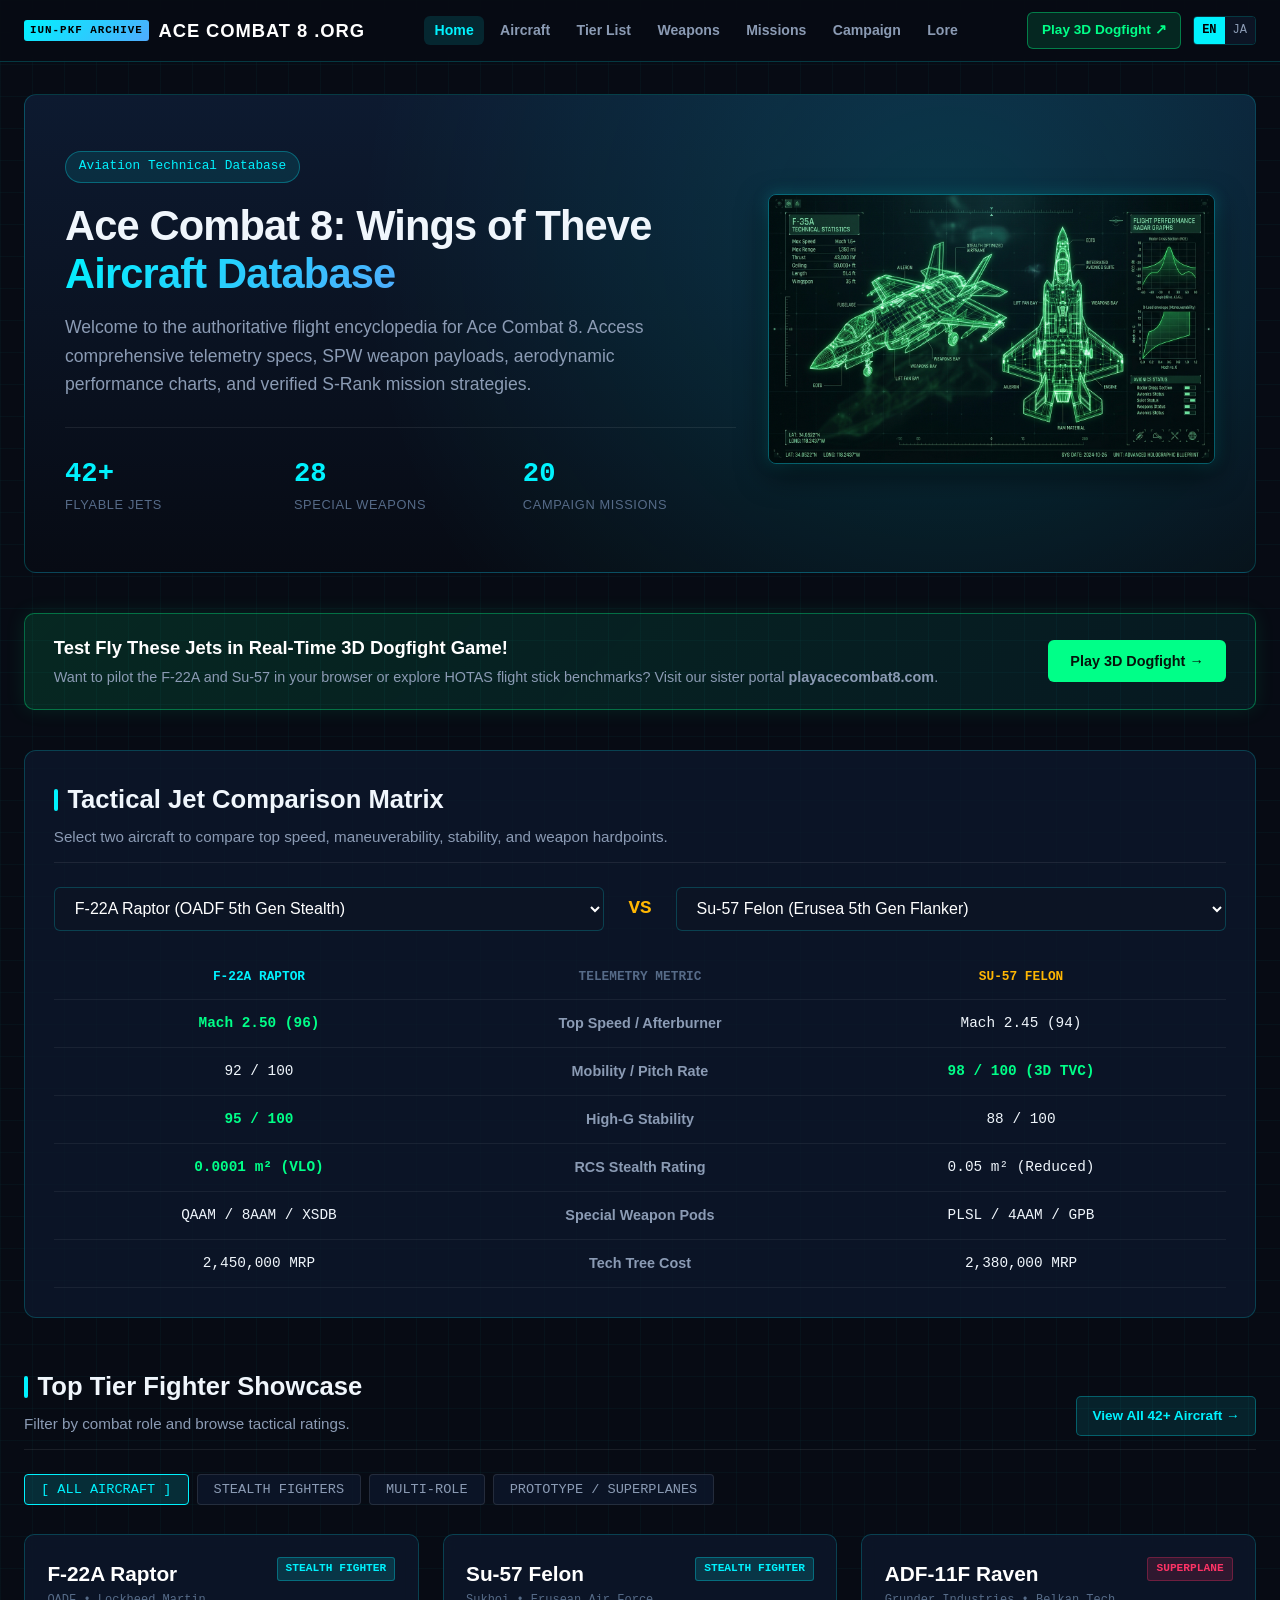
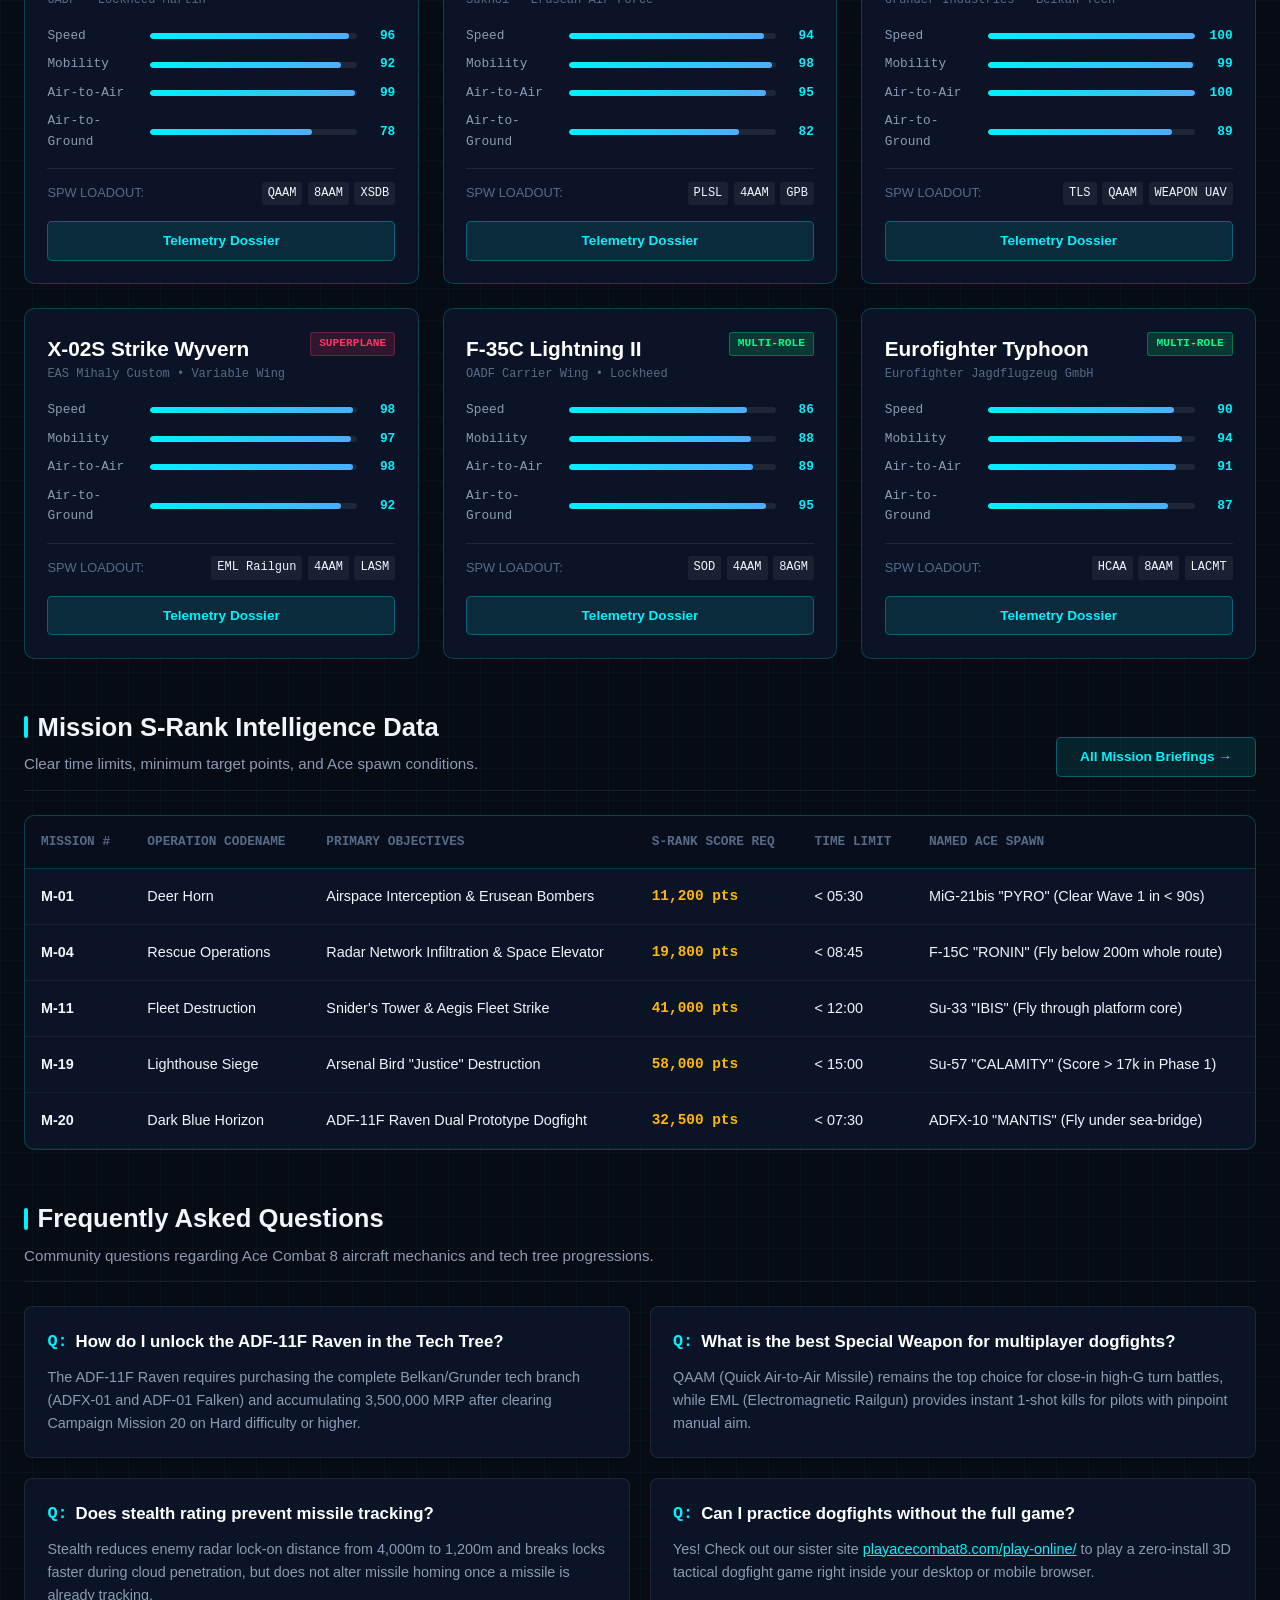
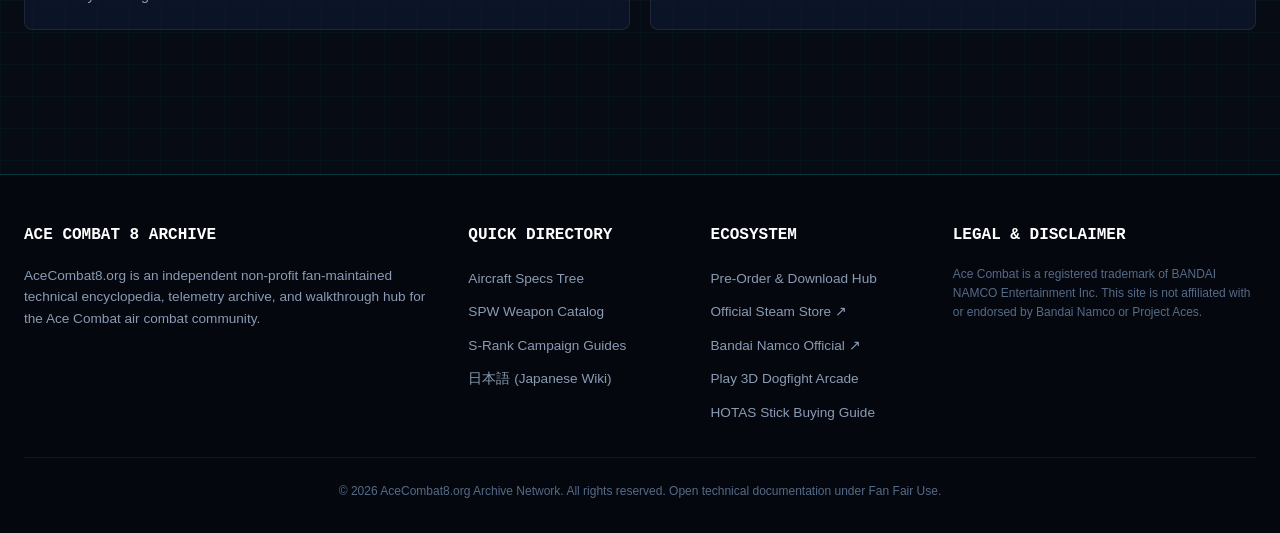
<file: index.html>
<!DOCTYPE html>
<html lang="en">
<head>
  <meta charset="UTF-8">
  <meta name="viewport" content="width=device-width, initial-scale=1.0">
  <title>Ace Combat 8 Aircraft Database & Wiki | AC8 Tech Tree & S-Rank Guide</title>
  <meta name="description" content="The definitive Ace Combat 8: Wings of Theve technical database. Explore the interactive aircraft tech tree, top tier jet stats, SPW weapon specs, and S-Rank mission walkthroughs.">
  <meta name="keywords" content="Ace Combat 8 aircraft database, AC8 tech tree, Ace Combat 8 plane stats, Ace Combat 8 S-Rank guide, ADF-11F Raven, F-22A Raptor AC8, Su-57 Felon">
  <link rel="canonical" href="https://acecombat8.org/">
  <link rel="alternate" hreflang="en" href="https://acecombat8.org/">
  <link rel="alternate" hreflang="ja" href="https://acecombat8.org/ja/">
  
  <!-- Open Graph -->
  <meta property="og:title" content="Ace Combat 8 Aircraft Database & S-Rank Wiki">
  <meta property="og:description" content="Interactive aircraft tech tree, performance stats, special weapons matrix, and tactical mission walkthroughs for Ace Combat 8.">
  <meta property="og:image" content="https://acecombat8.org/images/hero.jpg">
  <meta property="og:url" content="https://acecombat8.org/">
  <meta property="og:type" content="website">
  
  <!-- Twitter Card -->
  <meta name="twitter:card" content="summary_large_image">
  <meta name="twitter:title" content="Ace Combat 8 Aircraft Database & Wiki">
  <meta name="twitter:description" content="Technical flight data, S-Rank requirements, and aircraft stats for Ace Combat 8: Wings of Theve.">
  <meta name="twitter:image" content="https://acecombat8.org/images/hero.jpg">

  <link rel="stylesheet" href="/style.css">

  <!-- Schema.org JSON-LD -->
  <script type="application/ld+json">
  {
    "@context": "https://schema.org",
    "@type": "WebSite",
    "name": "Ace Combat 8 Aircraft Database",
    "url": "https://acecombat8.org/",
    "description": "Non-profit tactical archive and technical database for Ace Combat 8: Wings of Theve.",
    "potentialAction": {
      "@type": "SearchAction",
      "target": "https://acecombat8.org/aircraft/?q={search_term_string}",
      "query-input": "required name=search_term_string"
    }
  }
  </script>
  <script defer src="/_site-analytics.js"></script>
</head>
<body>

  <!-- Site Navigation -->
  <header class="site-header">
    <div class="nav-container">
      <a href="/" class="brand-logo">
        <span class="logo-badge">IUN-PKF ARCHIVE</span>
        ACE COMBAT 8 .ORG
      </a>
      <ul class="nav-links">
        <li><a href="/" class="active">Home</a></li>
        <li><a href="/aircraft/">Aircraft</a></li>
        <li><a href="/aircraft/tier-list/">Tier List</a></li>
        <li><a href="/weapons/">Weapons</a></li>
        <li><a href="/missions/">Missions</a></li>
        <li><a href="/campaign-overview/">Campaign</a></li>
        <li><a href="/characters/">Lore</a></li>
      </ul>
      <div class="nav-actions">
        <a href="https://playacecombat8.com/play-online/" target="_blank" rel="noopener" class="btn-game-sim">
          Play 3D Dogfight ↗
        </a>
        <div class="lang-switch">
          <a href="/" class="active">EN</a>
          <a href="/ja/">JA</a>
        </div>
      </div>
    </div>
  </header>

  <main class="container">

    <!-- Hero Section -->
    <section class="hero-banner">
      <div class="hero-content">
        <div class="telemetry-tag">Aviation Technical Database</div>
        <h1>Ace Combat 8: Wings of Theve <span>Aircraft Database</span></h1>
        <p>
          Welcome to the authoritative flight encyclopedia for Ace Combat 8. Access comprehensive telemetry specs, SPW weapon payloads, aerodynamic performance charts, and verified S-Rank mission strategies.
        </p>
        <div class="hero-stats">
          <div class="stat-item">
            <div class="num">42+</div>
            <div class="label">Flyable Jets</div>
          </div>
          <div class="stat-item">
            <div class="num">28</div>
            <div class="label">Special Weapons</div>
          </div>
          <div class="stat-item">
            <div class="num">20</div>
            <div class="label">Campaign Missions</div>
          </div>
        </div>
      </div>
      <div class="hero-visual">
        <img src="/images/aircraft-blueprint.jpg" alt="Ace Combat 8 Aircraft Blueprint Schematics" width="480" height="270">
      </div>
    </section>

    <!-- Cross-Promo Synergy Banner -->
    <div class="synergy-card">
      <div class="synergy-text">
        <h3>Test Fly These Jets in Real-Time 3D Dogfight Game!</h3>
        <p>Want to pilot the F-22A and Su-57 in your browser or explore HOTAS flight stick benchmarks? Visit our sister portal <strong>playacecombat8.com</strong>.</p>
      </div>
      <a href="https://playacecombat8.com/play-online/" target="_blank" rel="noopener" class="synergy-btn">
        Play 3D Dogfight &rarr;
      </a>
    </div>

    <!-- Interactive Jet Comparison Widget -->
    <section class="compare-box">
      <div class="section-header">
        <div>
          <h2 class="section-title">Tactical Jet Comparison Matrix</h2>
          <p class="section-desc">Select two aircraft to compare top speed, maneuverability, stability, and weapon hardpoints.</p>
        </div>
      </div>

      <div class="compare-controls">
        <select id="planeSelectA" class="compare-select" onchange="updateComparison()">
          <option value="f22a" selected>F-22A Raptor (OADF 5th Gen Stealth)</option>
          <option value="su57">Su-57 Felon (Erusea 5th Gen Flanker)</option>
          <option value="adf11f">ADF-11F Raven (Grunder Drone Prototype)</option>
          <option value="x02s">X-02S Strike Wyvern (Erusea Variable Geometry)</option>
          <option value="f35c">F-35C Lightning II (Carrier Stealth Strike)</option>
          <option value="typhoon">Eurofighter Typhoon (4.5th Gen Multi-Role)</option>
        </select>
        
        <div class="compare-vs">VS</div>

        <select id="planeSelectB" class="compare-select" onchange="updateComparison()">
          <option value="f22a">F-22A Raptor (OADF 5th Gen Stealth)</option>
          <option value="su57" selected>Su-57 Felon (Erusea 5th Gen Flanker)</option>
          <option value="adf11f">ADF-11F Raven (Grunder Drone Prototype)</option>
          <option value="x02s">X-02S Strike Wyvern (Erusea Variable Geometry)</option>
          <option value="f35c">F-35C Lightning II (Carrier Stealth Strike)</option>
          <option value="typhoon">Eurofighter Typhoon (4.5th Gen Multi-Role)</option>
        </select>
      </div>

      <table class="compare-table" id="compareTable">
        <thead>
          <tr>
            <th id="thNameA" style="width: 35%; color: var(--accent-cyan);">F-22A Raptor</th>
            <th style="width: 30%;">Telemetry Metric</th>
            <th id="thNameB" style="width: 35%; color: var(--accent-amber);">Su-57 Felon</th>
          </tr>
        </thead>
        <tbody>
          <tr>
            <td id="speedA" class="val-win">Mach 2.50 (96)</td>
            <td>Top Speed / Afterburner</td>
            <td id="speedB">Mach 2.45 (94)</td>
          </tr>
          <tr>
            <td id="mobA">92 / 100</td>
            <td>Mobility / Pitch Rate</td>
            <td id="mobB" class="val-win">98 / 100 (3D TVC)</td>
          </tr>
          <tr>
            <td id="stabA" class="val-win">95 / 100</td>
            <td>High-G Stability</td>
            <td id="stabB">88 / 100</td>
          </tr>
          <tr>
            <td id="stealthA" class="val-win">0.0001 m² (VLO)</td>
            <td>RCS Stealth Rating</td>
            <td id="stealthB">0.05 m² (Reduced)</td>
          </tr>
          <tr>
            <td id="spwA">QAAM / 8AAM / XSDB</td>
            <td>Special Weapon Pods</td>
            <td id="spwB">PLSL / 4AAM / GPB</td>
          </tr>
          <tr>
            <td id="costA">2,450,000 MRP</td>
            <td>Tech Tree Cost</td>
            <td id="costB">2,380,000 MRP</td>
          </tr>
        </tbody>
      </table>
    </section>

    <!-- Aircraft Tech Tree Grid Preview -->
    <section>
      <div class="section-header">
        <div>
          <h2 class="section-title">Top Tier Fighter Showcase</h2>
          <p class="section-desc">Filter by combat role and browse tactical ratings.</p>
        </div>
        <a href="/aircraft/" class="btn-wiki" style="max-width: 180px;">View All 42+ Aircraft &rarr;</a>
      </div>

      <!-- Filter Buttons -->
      <div class="filter-bar">
        <button class="filter-btn active" onclick="filterJets('all', this)">[ ALL AIRCRAFT ]</button>
        <button class="filter-btn" onclick="filterJets('stealth', this)">STEALTH FIGHTERS</button>
        <button class="filter-btn" onclick="filterJets('multirole', this)">MULTI-ROLE</button>
        <button class="filter-btn" onclick="filterJets('prototype', this)">PROTOTYPE / SUPERPLANES</button>
      </div>

      <!-- Aircraft Grid -->
      <div class="aircraft-grid" id="aircraftGrid">
        
        <!-- F-22A -->
        <div class="aircraft-card" data-role="stealth">
          <div class="card-top">
            <div>
              <div class="aircraft-name">F-22A Raptor</div>
              <div class="aircraft-faction">OADF • Lockheed Martin</div>
            </div>
            <span class="role-badge role-stealth">Stealth Fighter</span>
          </div>
          <div class="stat-bars">
            <div class="stat-row">
              <span class="stat-label">Speed</span>
              <div class="stat-meter"><div class="stat-fill" style="width: 96%;"></div></div>
              <span class="stat-val">96</span>
            </div>
            <div class="stat-row">
              <span class="stat-label">Mobility</span>
              <div class="stat-meter"><div class="stat-fill" style="width: 92%;"></div></div>
              <span class="stat-val">92</span>
            </div>
            <div class="stat-row">
              <span class="stat-label">Air-to-Air</span>
              <div class="stat-meter"><div class="stat-fill" style="width: 99%;"></div></div>
              <span class="stat-val">99</span>
            </div>
            <div class="stat-row">
              <span class="stat-label">Air-to-Ground</span>
              <div class="stat-meter"><div class="stat-fill" style="width: 78%;"></div></div>
              <span class="stat-val">78</span>
            </div>
          </div>
          <div class="weapons-row">
            <span style="color: var(--text-muted); font-size: 0.8rem;">SPW LOADOUT:</span>
            <div class="spw-tags">
              <span class="spw-tag">QAAM</span>
              <span class="spw-tag">8AAM</span>
              <span class="spw-tag">XSDB</span>
            </div>
          </div>
          <div class="card-action">
            <a href="/aircraft/#f22a" class="btn-wiki">Telemetry Dossier</a>
          </div>
        </div>

        <!-- Su-57 -->
        <div class="aircraft-card" data-role="stealth">
          <div class="card-top">
            <div>
              <div class="aircraft-name">Su-57 Felon</div>
              <div class="aircraft-faction">Sukhoi • Erusean Air Force</div>
            </div>
            <span class="role-badge role-stealth">Stealth Fighter</span>
          </div>
          <div class="stat-bars">
            <div class="stat-row">
              <span class="stat-label">Speed</span>
              <div class="stat-meter"><div class="stat-fill" style="width: 94%;"></div></div>
              <span class="stat-val">94</span>
            </div>
            <div class="stat-row">
              <span class="stat-label">Mobility</span>
              <div class="stat-meter"><div class="stat-fill" style="width: 98%;"></div></div>
              <span class="stat-val">98</span>
            </div>
            <div class="stat-row">
              <span class="stat-label">Air-to-Air</span>
              <div class="stat-meter"><div class="stat-fill" style="width: 95%;"></div></div>
              <span class="stat-val">95</span>
            </div>
            <div class="stat-row">
              <span class="stat-label">Air-to-Ground</span>
              <div class="stat-meter"><div class="stat-fill" style="width: 82%;"></div></div>
              <span class="stat-val">82</span>
            </div>
          </div>
          <div class="weapons-row">
            <span style="color: var(--text-muted); font-size: 0.8rem;">SPW LOADOUT:</span>
            <div class="spw-tags">
              <span class="spw-tag">PLSL</span>
              <span class="spw-tag">4AAM</span>
              <span class="spw-tag">GPB</span>
            </div>
          </div>
          <div class="card-action">
            <a href="/aircraft/#su57" class="btn-wiki">Telemetry Dossier</a>
          </div>
        </div>

        <!-- ADF-11F Raven -->
        <div class="aircraft-card" data-role="prototype">
          <div class="card-top">
            <div>
              <div class="aircraft-name">ADF-11F Raven</div>
              <div class="aircraft-faction">Grunder Industries • Belkan Tech</div>
            </div>
            <span class="role-badge role-prototype">Superplane</span>
          </div>
          <div class="stat-bars">
            <div class="stat-row">
              <span class="stat-label">Speed</span>
              <div class="stat-meter"><div class="stat-fill" style="width: 100%;"></div></div>
              <span class="stat-val">100</span>
            </div>
            <div class="stat-row">
              <span class="stat-label">Mobility</span>
              <div class="stat-meter"><div class="stat-fill" style="width: 99%;"></div></div>
              <span class="stat-val">99</span>
            </div>
            <div class="stat-row">
              <span class="stat-label">Air-to-Air</span>
              <div class="stat-meter"><div class="stat-fill" style="width: 100%;"></div></div>
              <span class="stat-val">100</span>
            </div>
            <div class="stat-row">
              <span class="stat-label">Air-to-Ground</span>
              <div class="stat-meter"><div class="stat-fill" style="width: 89%;"></div></div>
              <span class="stat-val">89</span>
            </div>
          </div>
          <div class="weapons-row">
            <span style="color: var(--text-muted); font-size: 0.8rem;">SPW LOADOUT:</span>
            <div class="spw-tags">
              <span class="spw-tag">TLS</span>
              <span class="spw-tag">QAAM</span>
              <span class="spw-tag">WEAPON UAV</span>
            </div>
          </div>
          <div class="card-action">
            <a href="/aircraft/#adf11f" class="btn-wiki">Telemetry Dossier</a>
          </div>
        </div>

        <!-- X-02S Strike Wyvern -->
        <div class="aircraft-card" data-role="prototype">
          <div class="card-top">
            <div>
              <div class="aircraft-name">X-02S Strike Wyvern</div>
              <div class="aircraft-faction">EAS Mihaly Custom • Variable Wing</div>
            </div>
            <span class="role-badge role-prototype">Superplane</span>
          </div>
          <div class="stat-bars">
            <div class="stat-row">
              <span class="stat-label">Speed</span>
              <div class="stat-meter"><div class="stat-fill" style="width: 98%;"></div></div>
              <span class="stat-val">98</span>
            </div>
            <div class="stat-row">
              <span class="stat-label">Mobility</span>
              <div class="stat-meter"><div class="stat-fill" style="width: 97%;"></div></div>
              <span class="stat-val">97</span>
            </div>
            <div class="stat-row">
              <span class="stat-label">Air-to-Air</span>
              <div class="stat-meter"><div class="stat-fill" style="width: 98%;"></div></div>
              <span class="stat-val">98</span>
            </div>
            <div class="stat-row">
              <span class="stat-label">Air-to-Ground</span>
              <div class="stat-meter"><div class="stat-fill" style="width: 92%;"></div></div>
              <span class="stat-val">92</span>
            </div>
          </div>
          <div class="weapons-row">
            <span style="color: var(--text-muted); font-size: 0.8rem;">SPW LOADOUT:</span>
            <div class="spw-tags">
              <span class="spw-tag">EML Railgun</span>
              <span class="spw-tag">4AAM</span>
              <span class="spw-tag">LASM</span>
            </div>
          </div>
          <div class="card-action">
            <a href="/aircraft/#x02s" class="btn-wiki">Telemetry Dossier</a>
          </div>
        </div>

        <!-- F-35C Lightning II -->
        <div class="aircraft-card" data-role="multirole">
          <div class="card-top">
            <div>
              <div class="aircraft-name">F-35C Lightning II</div>
              <div class="aircraft-faction">OADF Carrier Wing • Lockheed</div>
            </div>
            <span class="role-badge role-multirole">Multi-Role</span>
          </div>
          <div class="stat-bars">
            <div class="stat-row">
              <span class="stat-label">Speed</span>
              <div class="stat-meter"><div class="stat-fill" style="width: 86%;"></div></div>
              <span class="stat-val">86</span>
            </div>
            <div class="stat-row">
              <span class="stat-label">Mobility</span>
              <div class="stat-meter"><div class="stat-fill" style="width: 88%;"></div></div>
              <span class="stat-val">88</span>
            </div>
            <div class="stat-row">
              <span class="stat-label">Air-to-Air</span>
              <div class="stat-meter"><div class="stat-fill" style="width: 89%;"></div></div>
              <span class="stat-val">89</span>
            </div>
            <div class="stat-row">
              <span class="stat-label">Air-to-Ground</span>
              <div class="stat-meter"><div class="stat-fill" style="width: 95%;"></div></div>
              <span class="stat-val">95</span>
            </div>
          </div>
          <div class="weapons-row">
            <span style="color: var(--text-muted); font-size: 0.8rem;">SPW LOADOUT:</span>
            <div class="spw-tags">
              <span class="spw-tag">SOD</span>
              <span class="spw-tag">4AAM</span>
              <span class="spw-tag">8AGM</span>
            </div>
          </div>
          <div class="card-action">
            <a href="/aircraft/#f35c" class="btn-wiki">Telemetry Dossier</a>
          </div>
        </div>

        <!-- Typhoon -->
        <div class="aircraft-card" data-role="multirole">
          <div class="card-top">
            <div>
              <div class="aircraft-name">Eurofighter Typhoon</div>
              <div class="aircraft-faction">Eurofighter Jagdflugzeug GmbH</div>
            </div>
            <span class="role-badge role-multirole">Multi-Role</span>
          </div>
          <div class="stat-bars">
            <div class="stat-row">
              <span class="stat-label">Speed</span>
              <div class="stat-meter"><div class="stat-fill" style="width: 90%;"></div></div>
              <span class="stat-val">90</span>
            </div>
            <div class="stat-row">
              <span class="stat-label">Mobility</span>
              <div class="stat-meter"><div class="stat-fill" style="width: 94%;"></div></div>
              <span class="stat-val">94</span>
            </div>
            <div class="stat-row">
              <span class="stat-label">Air-to-Air</span>
              <div class="stat-meter"><div class="stat-fill" style="width: 91%;"></div></div>
              <span class="stat-val">91</span>
            </div>
            <div class="stat-row">
              <span class="stat-label">Air-to-Ground</span>
              <div class="stat-meter"><div class="stat-fill" style="width: 87%;"></div></div>
              <span class="stat-val">87</span>
            </div>
          </div>
          <div class="weapons-row">
            <span style="color: var(--text-muted); font-size: 0.8rem;">SPW LOADOUT:</span>
            <div class="spw-tags">
              <span class="spw-tag">HCAA</span>
              <span class="spw-tag">8AAM</span>
              <span class="spw-tag">LACMT</span>
            </div>
          </div>
          <div class="card-action">
            <a href="/aircraft/#typhoon" class="btn-wiki">Telemetry Dossier</a>
          </div>
        </div>

      </div>
    </section>

    <!-- Campaign Mission S-Rank Thresholds Preview -->
    <section>
      <div class="section-header">
        <div>
          <h2 class="section-title">Mission S-Rank Intelligence Data</h2>
          <p class="section-desc">Clear time limits, minimum target points, and Ace spawn conditions.</p>
        </div>
        <a href="/missions/" class="btn-wiki" style="max-width: 200px;">All Mission Briefings &rarr;</a>
      </div>

      <div class="data-table-container">
        <table class="wiki-table">
          <thead>
            <tr>
              <th>Mission #</th>
              <th>Operation Codename</th>
              <th>Primary Objectives</th>
              <th>S-Rank Score Req</th>
              <th>Time Limit</th>
              <th>Named Ace Spawn</th>
            </tr>
          </thead>
          <tbody>
            <tr>
              <td><strong>M-01</strong></td>
              <td>Deer Horn</td>
              <td>Airspace Interception & Erusean Bombers</td>
              <td class="s-rank-score">11,200 pts</td>
              <td>&lt; 05:30</td>
              <td>MiG-21bis "PYRO" (Clear Wave 1 in &lt; 90s)</td>
            </tr>
            <tr>
              <td><strong>M-04</strong></td>
              <td>Rescue Operations</td>
              <td>Radar Network Infiltration & Space Elevator</td>
              <td class="s-rank-score">19,800 pts</td>
              <td>&lt; 08:45</td>
              <td>F-15C "RONIN" (Fly below 200m whole route)</td>
            </tr>
            <tr>
              <td><strong>M-11</strong></td>
              <td>Fleet Destruction</td>
              <td>Snider's Tower & Aegis Fleet Strike</td>
              <td class="s-rank-score">41,000 pts</td>
              <td>&lt; 12:00</td>
              <td>Su-33 "IBIS" (Fly through platform core)</td>
            </tr>
            <tr>
              <td><strong>M-19</strong></td>
              <td>Lighthouse Siege</td>
              <td>Arsenal Bird "Justice" Destruction</td>
              <td class="s-rank-score">58,000 pts</td>
              <td>&lt; 15:00</td>
              <td>Su-57 "CALAMITY" (Score &gt; 17k in Phase 1)</td>
            </tr>
            <tr>
              <td><strong>M-20</strong></td>
              <td>Dark Blue Horizon</td>
              <td>ADF-11F Raven Dual Prototype Dogfight</td>
              <td class="s-rank-score">32,500 pts</td>
              <td>&lt; 07:30</td>
              <td>ADFX-10 "MANTIS" (Fly under sea-bridge)</td>
            </tr>
          </tbody>
        </table>
      </div>
    </section>

    <!-- FAQ Section -->
    <section>
      <div class="section-header">
        <div>
          <h2 class="section-title">Frequently Asked Questions</h2>
          <p class="section-desc">Community questions regarding Ace Combat 8 aircraft mechanics and tech tree progressions.</p>
        </div>
      </div>

      <div class="faq-grid">
        <div class="faq-item">
          <h4>How do I unlock the ADF-11F Raven in the Tech Tree?</h4>
          <p>The ADF-11F Raven requires purchasing the complete Belkan/Grunder tech branch (ADFX-01 and ADF-01 Falken) and accumulating 3,500,000 MRP after clearing Campaign Mission 20 on Hard difficulty or higher.</p>
        </div>
        <div class="faq-item">
          <h4>What is the best Special Weapon for multiplayer dogfights?</h4>
          <p>QAAM (Quick Air-to-Air Missile) remains the top choice for close-in high-G turn battles, while EML (Electromagnetic Railgun) provides instant 1-shot kills for pilots with pinpoint manual aim.</p>
        </div>
        <div class="faq-item">
          <h4>Does stealth rating prevent missile tracking?</h4>
          <p>Stealth reduces enemy radar lock-on distance from 4,000m to 1,200m and breaks locks faster during cloud penetration, but does not alter missile homing once a missile is already tracking.</p>
        </div>
        <div class="faq-item">
          <h4>Can I practice dogfights without the full game?</h4>
          <p>Yes! Check out our sister site <a href="https://playacecombat8.com/play-online/" target="_blank" rel="noopener" style="color: var(--accent-cyan);">playacecombat8.com/play-online/</a> to play a zero-install 3D tactical dogfight game right inside your desktop or mobile browser.</p>
        </div>
      </div>
    </section>

  </main>

  <!-- Site Footer -->
  <footer class="site-footer">
    <div class="footer-content">
      <div class="footer-col">
        <h4>ACE COMBAT 8 ARCHIVE</h4>
        <p style="color: var(--text-secondary); font-size: 0.85rem; margin-top: 0.5rem;">
          AceCombat8.org is an independent non-profit fan-maintained technical encyclopedia, telemetry archive, and walkthrough hub for the Ace Combat air combat community.
        </p>
      </div>
      <div class="footer-col">
        <h4>QUICK DIRECTORY</h4>
        <ul>
          <li><a href="/aircraft/">Aircraft Specs Tree</a></li>
          <li><a href="/weapons/">SPW Weapon Catalog</a></li>
          <li><a href="/missions/">S-Rank Campaign Guides</a></li>
          <li><a href="/ja/">日本語 (Japanese Wiki)</a></li>
        </ul>
      </div>
      <div class="footer-col">
        <h4>ECOSYSTEM</h4>
        <ul>
          <li><a href="https://playacecombat8.com/download/" target="_blank" rel="noopener">Pre-Order & Download Hub</a></li>
          <li><a href="https://store.steampowered.com/search/?term=Ace+Combat" target="_blank" rel="noopener">Official Steam Store ↗</a></li>
          <li><a href="https://store.bandainamcoent.com/games/brands/ace-combat/" target="_blank" rel="noopener">Bandai Namco Official ↗</a></li>
          <li><a href="https://playacecombat8.com/play-online/" target="_blank" rel="noopener">Play 3D Dogfight Arcade</a></li>
          <li><a href="https://playacecombat8.com/hardware/" target="_blank" rel="noopener">HOTAS Stick Buying Guide</a></li>
        </ul>
      </div>
      <div class="footer-col">
        <h4>LEGAL & DISCLAIMER</h4>
        <p style="color: var(--text-muted); font-size: 0.75rem;">
          Ace Combat is a registered trademark of BANDAI NAMCO Entertainment Inc. This site is not affiliated with or endorsed by Bandai Namco or Project Aces.
        </p>
      </div>
    </div>
    <div class="footer-disclaimer">
      &copy; 2026 AceCombat8.org Archive Network. All rights reserved. Open technical documentation under Fan Fair Use.
    </div>
  </footer>

  <script>
    const planeData = {
      f22a: {
        name: "F-22A Raptor",
        speed: "Mach 2.50 (96)",
        mob: "92 / 100",
        stab: "95 / 100",
        stealth: "0.0001 m² (VLO)",
        spw: "QAAM / 8AAM / XSDB",
        cost: "2,450,000 MRP",
        win: ['speed', 'stab', 'stealth', 'cost']
      },
      su57: {
        name: "Su-57 Felon",
        speed: "Mach 2.45 (94)",
        mob: "98 / 100 (3D TVC)",
        stab: "88 / 100",
        stealth: "0.05 m² (Reduced)",
        spw: "PLSL / 4AAM / GPB",
        cost: "2,380,000 MRP",
        win: ['mob']
      },
      adf11f: {
        name: "ADF-11F Raven",
        speed: "Mach 2.85 (100)",
        mob: "99 / 100",
        stab: "97 / 100",
        stealth: "0.005 m² (Internal)",
        spw: "TLS / QAAM / UAV",
        cost: "3,500,000 MRP",
        win: ['speed', 'mob', 'stab']
      },
      x02s: {
        name: "X-02S Strike Wyvern",
        speed: "Mach 2.60 (98)",
        mob: "97 / 100",
        stab: "94 / 100",
        stealth: "0.01 m² (Variable)",
        spw: "EML / 4AAM / LASM",
        cost: "2,800,000 MRP",
        win: ['mob', 'speed']
      },
      f35c: {
        name: "F-35C Lightning II",
        speed: "Mach 2.10 (86)",
        mob: "88 / 100",
        stab: "92 / 100",
        stealth: "0.0005 m² (VLO)",
        spw: "SOD / 4AAM / 8AGM",
        cost: "1,950,000 MRP",
        win: ['cost']
      },
      typhoon: {
        name: "Eurofighter Typhoon",
        speed: "Mach 2.35 (90)",
        mob: "94 / 100 (Canard)",
        stab: "90 / 100",
        stealth: "0.10 m² (Non-Stealth)",
        spw: "HCAA / 8AAM / LACMT",
        cost: "1,750,000 MRP",
        win: ['cost']
      }
    };

    function updateComparison() {
      const aKey = document.getElementById('planeSelectA').value;
      const bKey = document.getElementById('planeSelectB').value;
      const a = planeData[aKey];
      const b = planeData[bKey];

      document.getElementById('thNameA').textContent = a.name;
      document.getElementById('thNameB').textContent = b.name;

      document.getElementById('speedA').textContent = a.speed;
      document.getElementById('speedB').textContent = b.speed;
      
      document.getElementById('mobA').textContent = a.mob;
      document.getElementById('mobB').textContent = b.mob;

      document.getElementById('stabA').textContent = a.stab;
      document.getElementById('stabB').textContent = b.stab;

      document.getElementById('stealthA').textContent = a.stealth;
      document.getElementById('stealthB').textContent = b.stealth;

      document.getElementById('spwA').textContent = a.spw;
      document.getElementById('spwB').textContent = b.spw;

      document.getElementById('costA').textContent = a.cost;
      document.getElementById('costB').textContent = b.cost;
    }

    function filterJets(role, btn) {
      document.querySelectorAll('.filter-btn').forEach(b => b.classList.remove('active'));
      btn.classList.add('active');

      const cards = document.querySelectorAll('.aircraft-card');
      cards.forEach(card => {
        if (role === 'all' || card.getAttribute('data-role') === role) {
          card.style.display = 'block';
        } else {
          card.style.display = 'none';
        }
      });
    }
  </script>
</body>
</html>
</file>
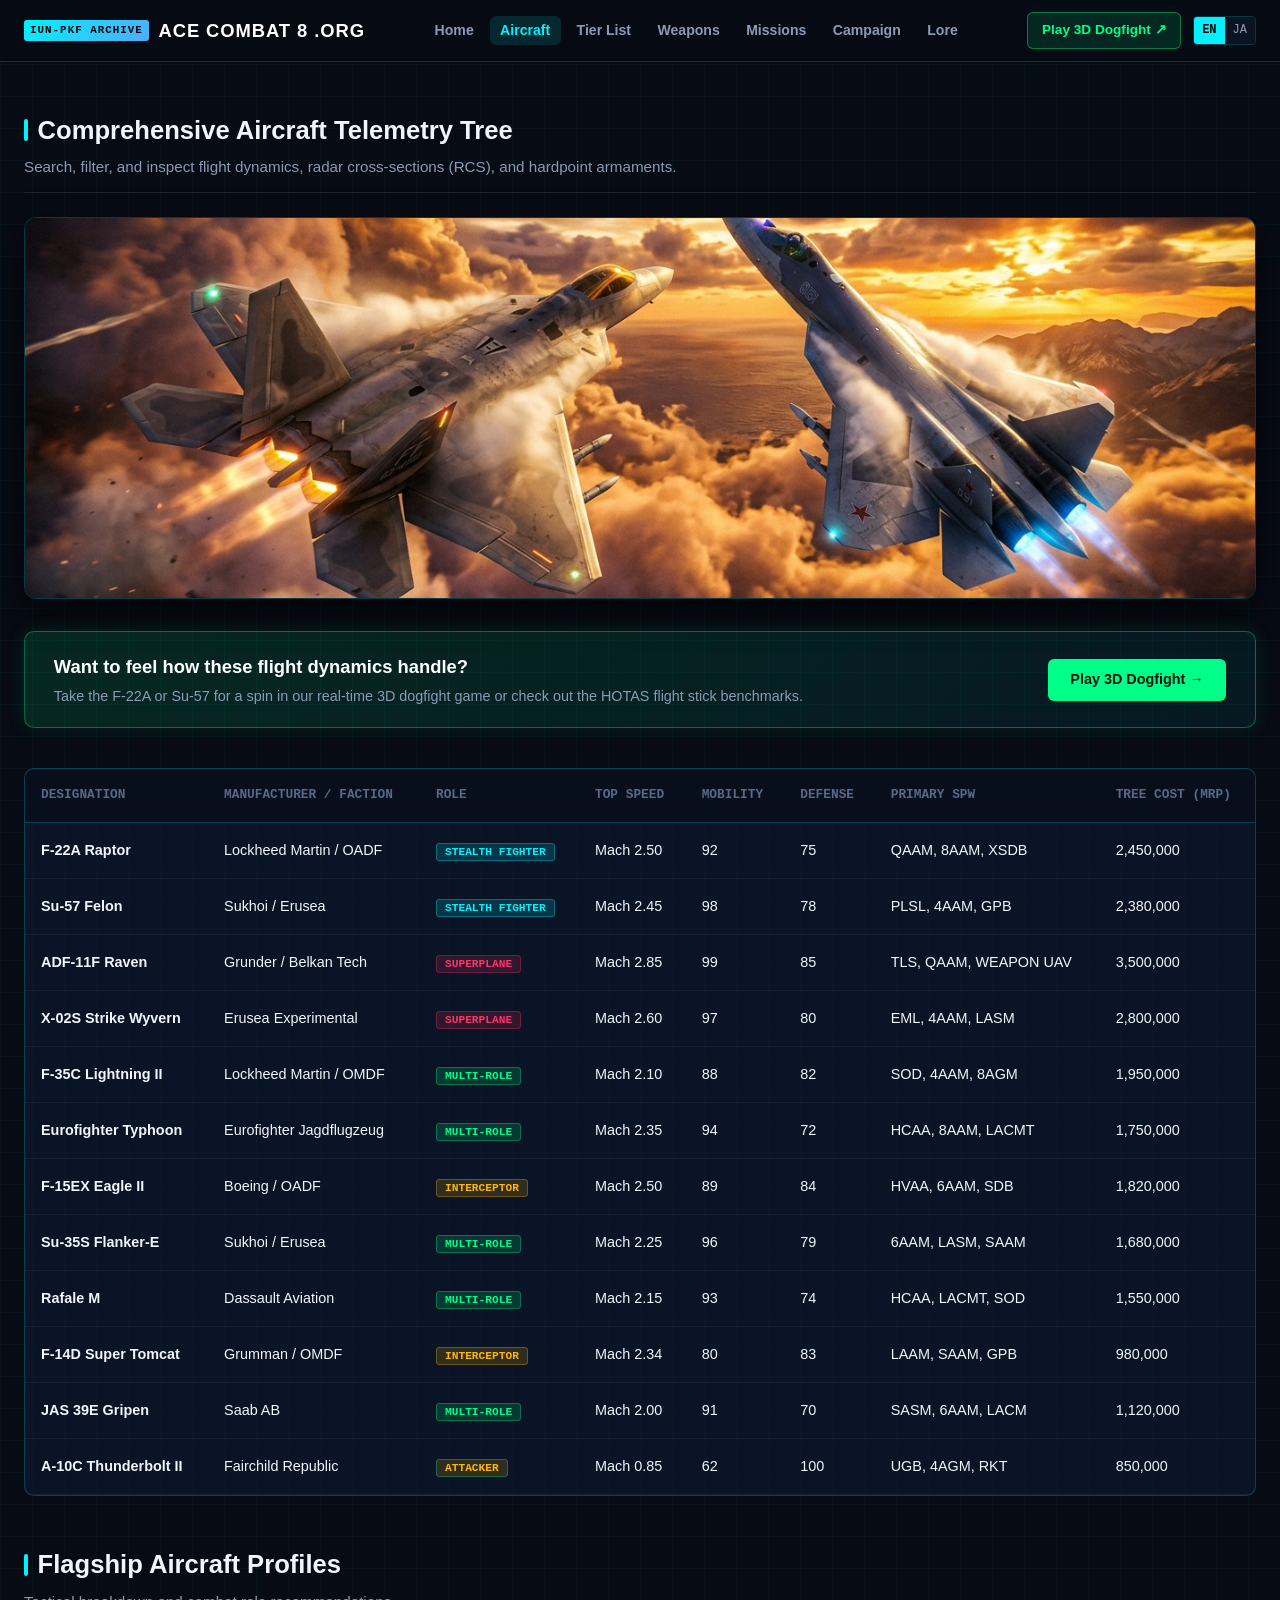
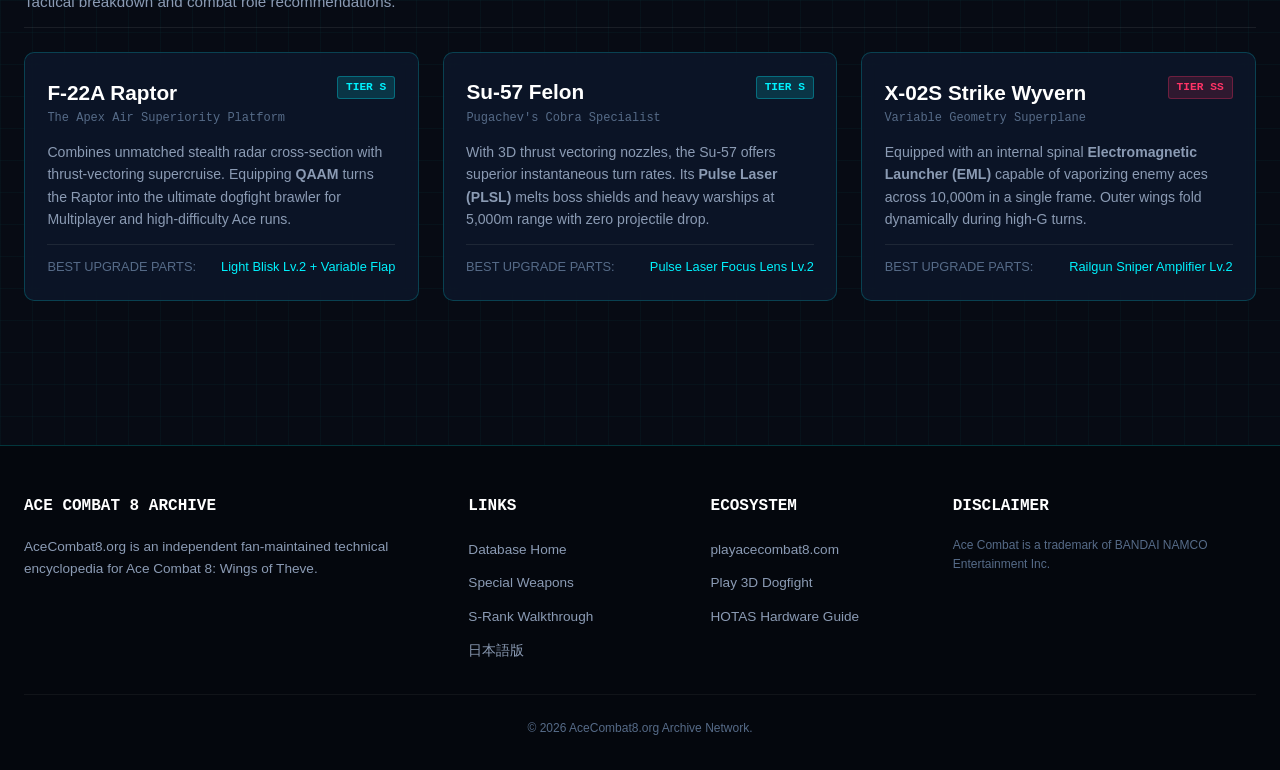
<file: aircraft/index.html>
<!DOCTYPE html>
<html lang="en">
<head>
  <meta charset="UTF-8">
  <meta name="viewport" content="width=device-width, initial-scale=1.0">
  <title>Ace Combat 8 Aircraft List & Tech Tree Database | All 42+ Fighter Specs</title>
  <meta name="description" content="Complete Ace Combat 8 aircraft roster, full technical specifications, flight envelopes, special weapon loadouts, and MRP unlock costs for all fighters.">
  <link rel="canonical" href="https://acecombat8.org/aircraft/">
  <link rel="alternate" hreflang="en" href="https://acecombat8.org/aircraft/">
  <link rel="alternate" hreflang="ja" href="https://acecombat8.org/ja/aircraft/">
  <link rel="stylesheet" href="/style.css">
  <script defer src="/_site-analytics.js"></script>
</head>
<body>

  <header class="site-header">
    <div class="nav-container">
      <a href="/" class="brand-logo">
        <span class="logo-badge">IUN-PKF ARCHIVE</span>
        ACE COMBAT 8 .ORG
      </a>
      <ul class="nav-links">
        <li><a href="/">Home</a></li>
        <li><a href="/aircraft/" class="active">Aircraft</a></li>
        <li><a href="/aircraft/tier-list/">Tier List</a></li>
        <li><a href="/weapons/">Weapons</a></li>
        <li><a href="/missions/">Missions</a></li>
        <li><a href="/campaign-overview/">Campaign</a></li>
        <li><a href="/characters/">Lore</a></li>
      </ul>
      <div class="nav-actions">
        <a href="https://playacecombat8.com/play-online/" target="_blank" rel="noopener" class="btn-game-sim">
          Play 3D Dogfight ↗
        </a>
        <div class="lang-switch">
          <a href="/aircraft/" class="active">EN</a>
          <a href="/ja/aircraft/">JA</a>
        </div>
      </div>
    </div>
  </header>

  <main class="container">
    <div class="section-header" style="margin-top: 1rem;">
      <div>
        <h1 class="section-title">Comprehensive Aircraft Telemetry Tree</h1>
        <p class="section-desc">Search, filter, and inspect flight dynamics, radar cross-sections (RCS), and hardpoint armaments.</p>
      </div>
    </div>

    <!-- Visual Banner -->
    <div class="page-visual-banner">
      <img src="/images/dogfight.jpg" alt="Ace Combat 8 Aircraft Telemetry Tree & Tactical Sortie" width="1240" height="600">
    </div>

    <!-- Cross Promo -->
    <div class="synergy-card">
      <div class="synergy-text">
        <h3>Want to feel how these flight dynamics handle?</h3>
        <p>Take the F-22A or Su-57 for a spin in our real-time 3D dogfight game or check out the HOTAS flight stick benchmarks.</p>
      </div>
      <a href="https://playacecombat8.com/play-online/" target="_blank" rel="noopener" class="synergy-btn">Play 3D Dogfight &rarr;</a>
    </div>

    <div class="data-table-container">
      <table class="wiki-table">
        <thead>
          <tr>
            <th>Designation</th>
            <th>Manufacturer / Faction</th>
            <th>Role</th>
            <th>Top Speed</th>
            <th>Mobility</th>
            <th>Defense</th>
            <th>Primary SPW</th>
            <th>Tree Cost (MRP)</th>
          </tr>
        </thead>
        <tbody>
          <tr id="f22a">
            <td><strong>F-22A Raptor</strong></td>
            <td>Lockheed Martin / OADF</td>
            <td><span class="role-badge role-stealth">Stealth Fighter</span></td>
            <td>Mach 2.50</td>
            <td>92</td>
            <td>75</td>
            <td>QAAM, 8AAM, XSDB</td>
            <td>2,450,000</td>
          </tr>
          <tr id="su57">
            <td><strong>Su-57 Felon</strong></td>
            <td>Sukhoi / Erusea</td>
            <td><span class="role-badge role-stealth">Stealth Fighter</span></td>
            <td>Mach 2.45</td>
            <td>98</td>
            <td>78</td>
            <td>PLSL, 4AAM, GPB</td>
            <td>2,380,000</td>
          </tr>
          <tr id="adf11f">
            <td><strong>ADF-11F Raven</strong></td>
            <td>Grunder / Belkan Tech</td>
            <td><span class="role-badge role-prototype">Superplane</span></td>
            <td>Mach 2.85</td>
            <td>99</td>
            <td>85</td>
            <td>TLS, QAAM, WEAPON UAV</td>
            <td>3,500,000</td>
          </tr>
          <tr id="x02s">
            <td><strong>X-02S Strike Wyvern</strong></td>
            <td>Erusea Experimental</td>
            <td><span class="role-badge role-prototype">Superplane</span></td>
            <td>Mach 2.60</td>
            <td>97</td>
            <td>80</td>
            <td>EML, 4AAM, LASM</td>
            <td>2,800,000</td>
          </tr>
          <tr id="f35c">
            <td><strong>F-35C Lightning II</strong></td>
            <td>Lockheed Martin / OMDF</td>
            <td><span class="role-badge role-multirole">Multi-Role</span></td>
            <td>Mach 2.10</td>
            <td>88</td>
            <td>82</td>
            <td>SOD, 4AAM, 8AGM</td>
            <td>1,950,000</td>
          </tr>
          <tr id="typhoon">
            <td><strong>Eurofighter Typhoon</strong></td>
            <td>Eurofighter Jagdflugzeug</td>
            <td><span class="role-badge role-multirole">Multi-Role</span></td>
            <td>Mach 2.35</td>
            <td>94</td>
            <td>72</td>
            <td>HCAA, 8AAM, LACMT</td>
            <td>1,750,000</td>
          </tr>
          <tr id="f15ex">
            <td><strong>F-15EX Eagle II</strong></td>
            <td>Boeing / OADF</td>
            <td><span class="role-badge role-interceptor">Interceptor</span></td>
            <td>Mach 2.50</td>
            <td>89</td>
            <td>84</td>
            <td>HVAA, 6AAM, SDB</td>
            <td>1,820,000</td>
          </tr>
          <tr id="su35s">
            <td><strong>Su-35S Flanker-E</strong></td>
            <td>Sukhoi / Erusea</td>
            <td><span class="role-badge role-multirole">Multi-Role</span></td>
            <td>Mach 2.25</td>
            <td>96</td>
            <td>79</td>
            <td>6AAM, LASM, SAAM</td>
            <td>1,680,000</td>
          </tr>
          <tr id="rafale_m">
            <td><strong>Rafale M</strong></td>
            <td>Dassault Aviation</td>
            <td><span class="role-badge role-multirole">Multi-Role</span></td>
            <td>Mach 2.15</td>
            <td>93</td>
            <td>74</td>
            <td>HCAA, LACMT, SOD</td>
            <td>1,550,000</td>
          </tr>
          <tr id="f14d">
            <td><strong>F-14D Super Tomcat</strong></td>
            <td>Grumman / OMDF</td>
            <td><span class="role-badge role-interceptor">Interceptor</span></td>
            <td>Mach 2.34</td>
            <td>80</td>
            <td>83</td>
            <td>LAAM, SAAM, GPB</td>
            <td>980,000</td>
          </tr>
          <tr id="gripen_e">
            <td><strong>JAS 39E Gripen</strong></td>
            <td>Saab AB</td>
            <td><span class="role-badge role-multirole">Multi-Role</span></td>
            <td>Mach 2.00</td>
            <td>91</td>
            <td>70</td>
            <td>SASM, 6AAM, LACM</td>
            <td>1,120,000</td>
          </tr>
          <tr id="a10c">
            <td><strong>A-10C Thunderbolt II</strong></td>
            <td>Fairchild Republic</td>
            <td><span class="role-badge role-multirole" style="background: rgba(255,183,3,0.15); color: #ffb703;">Attacker</span></td>
            <td>Mach 0.85</td>
            <td>62</td>
            <td>100</td>
            <td>UGB, 4AGM, RKT</td>
            <td>850,000</td>
          </tr>
        </tbody>
      </table>
    </div>

    <!-- Detailed Aircraft Highlight Cards -->
    <div class="section-header">
      <div>
        <h2 class="section-title">Flagship Aircraft Profiles</h2>
        <p class="section-desc">Tactical breakdown and combat role recommendations.</p>
      </div>
    </div>

    <div class="aircraft-grid">
      <div class="aircraft-card">
        <div class="card-top">
          <div>
            <div class="aircraft-name">F-22A Raptor</div>
            <div class="aircraft-faction">The Apex Air Superiority Platform</div>
          </div>
          <span class="role-badge role-stealth">Tier S</span>
        </div>
        <p style="font-size: 0.88rem; color: var(--text-secondary); margin: 0.8rem 0;">
          Combines unmatched stealth radar cross-section with thrust-vectoring supercruise. Equipping <strong>QAAM</strong> turns the Raptor into the ultimate dogfight brawler for Multiplayer and high-difficulty Ace runs.
        </p>
        <div class="weapons-row">
          <span style="color: var(--text-muted); font-size: 0.8rem;">BEST UPGRADE PARTS:</span>
          <span style="font-size: 0.8rem; color: var(--accent-cyan);">Light Blisk Lv.2 + Variable Flap</span>
        </div>
      </div>

      <div class="aircraft-card">
        <div class="card-top">
          <div>
            <div class="aircraft-name">Su-57 Felon</div>
            <div class="aircraft-faction">Pugachev's Cobra Specialist</div>
          </div>
          <span class="role-badge role-stealth">Tier S</span>
        </div>
        <p style="font-size: 0.88rem; color: var(--text-secondary); margin: 0.8rem 0;">
          With 3D thrust vectoring nozzles, the Su-57 offers superior instantaneous turn rates. Its <strong>Pulse Laser (PLSL)</strong> melts boss shields and heavy warships at 5,000m range with zero projectile drop.
        </p>
        <div class="weapons-row">
          <span style="color: var(--text-muted); font-size: 0.8rem;">BEST UPGRADE PARTS:</span>
          <span style="font-size: 0.8rem; color: var(--accent-cyan);">Pulse Laser Focus Lens Lv.2</span>
        </div>
      </div>

      <div class="aircraft-card">
        <div class="card-top">
          <div>
            <div class="aircraft-name">X-02S Strike Wyvern</div>
            <div class="aircraft-faction">Variable Geometry Superplane</div>
          </div>
          <span class="role-badge role-prototype">Tier SS</span>
        </div>
        <p style="font-size: 0.88rem; color: var(--text-secondary); margin: 0.8rem 0;">
          Equipped with an internal spinal <strong>Electromagnetic Launcher (EML)</strong> capable of vaporizing enemy aces across 10,000m in a single frame. Outer wings fold dynamically during high-G turns.
        </p>
        <div class="weapons-row">
          <span style="color: var(--text-muted); font-size: 0.8rem;">BEST UPGRADE PARTS:</span>
          <span style="font-size: 0.8rem; color: var(--accent-cyan);">Railgun Sniper Amplifier Lv.2</span>
        </div>
      </div>
    </div>
  </main>

  <footer class="site-footer">
    <div class="footer-content">
      <div class="footer-col">
        <h4>ACE COMBAT 8 ARCHIVE</h4>
        <p style="color: var(--text-secondary); font-size: 0.85rem; margin-top: 0.5rem;">
          AceCombat8.org is an independent fan-maintained technical encyclopedia for Ace Combat 8: Wings of Theve.
        </p>
      </div>
      <div class="footer-col">
        <h4>LINKS</h4>
        <ul>
          <li><a href="/">Database Home</a></li>
          <li><a href="/weapons/">Special Weapons</a></li>
          <li><a href="/missions/">S-Rank Walkthrough</a></li>
          <li><a href="/ja/aircraft/">日本語版</a></li>
        </ul>
      </div>
      <div class="footer-col">
        <h4>ECOSYSTEM</h4>
        <ul>
          <li><a href="https://playacecombat8.com/" target="_blank" rel="noopener">playacecombat8.com</a></li>
          <li><a href="https://playacecombat8.com/play-online/" target="_blank" rel="noopener">Play 3D Dogfight</a></li>
          <li><a href="https://playacecombat8.com/hardware/" target="_blank" rel="noopener">HOTAS Hardware Guide</a></li>
        </ul>
      </div>
      <div class="footer-col">
        <h4>DISCLAIMER</h4>
        <p style="color: var(--text-muted); font-size: 0.75rem;">
          Ace Combat is a trademark of BANDAI NAMCO Entertainment Inc.
        </p>
      </div>
    </div>
    <div class="footer-disclaimer">
      &copy; 2026 AceCombat8.org Archive Network.
    </div>
  </footer>
</body>
</html>
</file>
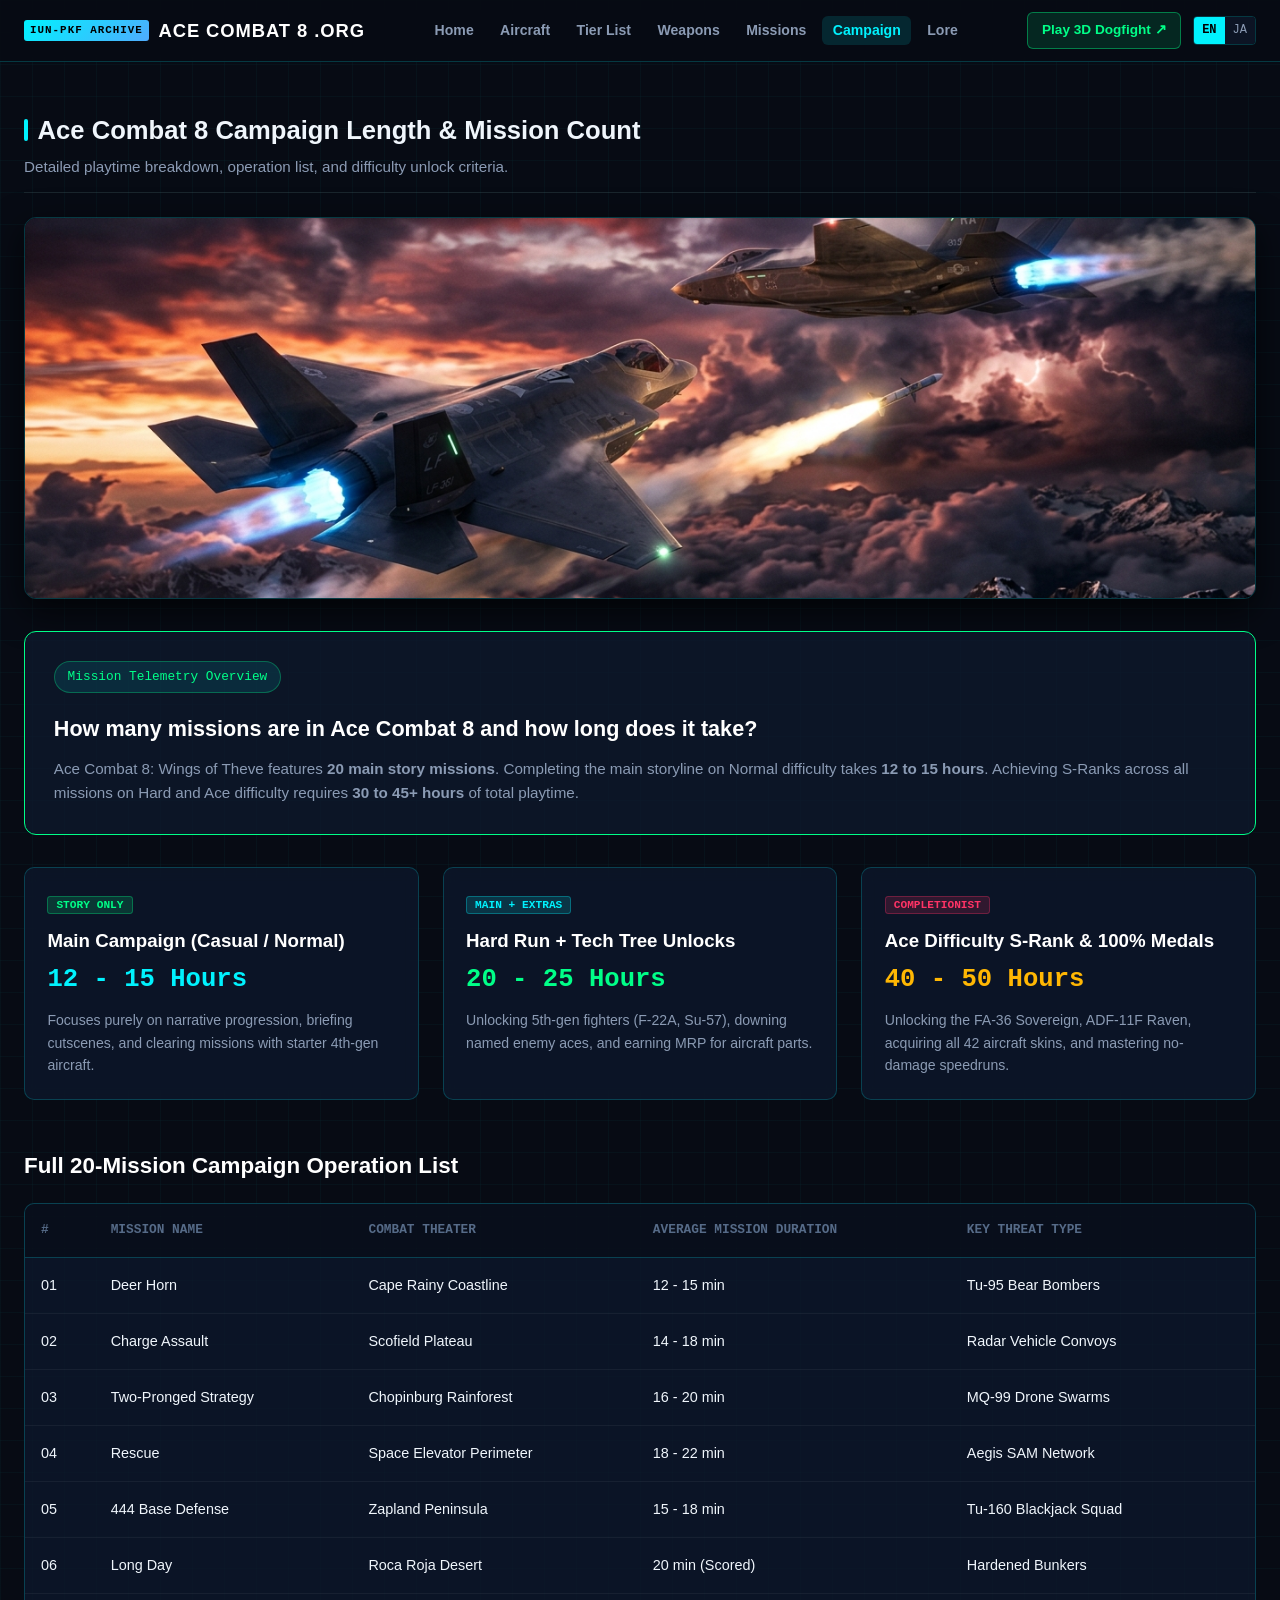
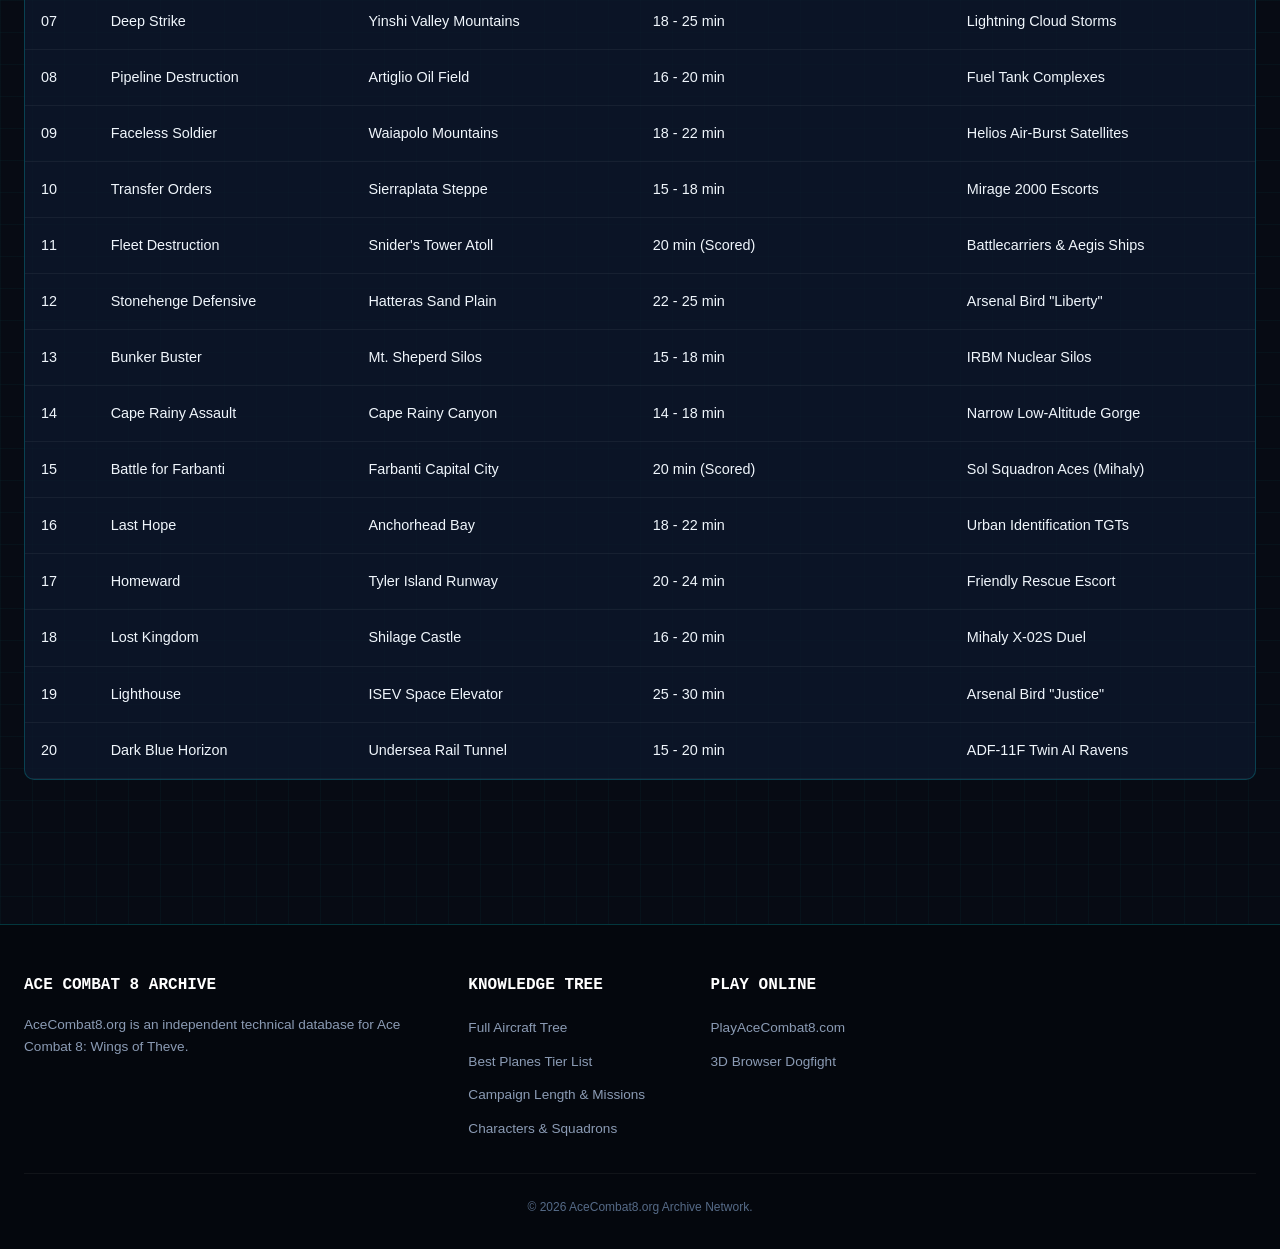
<file: campaign-overview/index.html>
<!DOCTYPE html>
<html lang="en">
<head>
  <meta charset="UTF-8">
  <meta name="viewport" content="width=device-width, initial-scale=1.0">
  <title>How Long is Ace Combat 8? | Mission Count & Campaign Length Guide</title>
  <meta name="description" content="Find out how many missions are in Ace Combat 8: Wings of Theve and how long the campaign takes. Complete mission checklist, campaign length (12-15 hours), and Ace Difficulty unlock rules.">
  <meta name="keywords" content="how many missions in ace combat 8, how long is ace combat 8, ace combat 8 campaign length, ace combat 8 ace difficulty, how many missions are in ace combat 8, ac8 mission list">

  <link rel="canonical" href="https://acecombat8.org/campaign-overview/">
  <link rel="alternate" hreflang="en" href="https://acecombat8.org/campaign-overview/">
  <link rel="stylesheet" href="/style.css">

  <script type="application/ld+json">
  {
    "@context": "https://schema.org",
    "@type": "FAQPage",
    "mainEntity": [
      {
        "@type": "Question",
        "name": "How many missions are in Ace Combat 8: Wings of Theve?",
        "acceptedAnswer": {
          "@type": "Answer",
          "text": "Ace Combat 8: Wings of Theve contains 20 main story campaign missions, plus 3 additional post-launch DLC Special Operations missions included in the Season Pass."
        }
      },
      {
        "@type": "Question",
        "name": "How long is the Ace Combat 8 campaign?",
        "acceptedAnswer": {
          "@type": "Answer",
          "text": "A standard playthrough of the Ace Combat 8 campaign takes approximately 12 to 15 hours. Completionists aiming for S-Ranks on Ace difficulty and unlocking all 42 aircraft will spend 30 to 45 hours."
        }
      },
      {
        "@type": "Question",
        "name": "How do you unlock Ace Difficulty in Ace Combat 8?",
        "acceptedAnswer": {
          "@type": "Answer",
          "text": "Ace Difficulty is unlocked automatically after clearing all 20 campaign missions on Hard difficulty on any aircraft."
        }
      }
    ]
  }
  </script>
  <script defer src="/_site-analytics.js"></script>
</head>
<body>

  <header class="site-header">
    <div class="nav-container">
      <a href="/" class="brand-logo">
        <span class="logo-badge">IUN-PKF ARCHIVE</span>
        ACE COMBAT 8 .ORG
      </a>
      <ul class="nav-links">
        <li><a href="/">Home</a></li>
        <li><a href="/aircraft/">Aircraft</a></li>
        <li><a href="/aircraft/tier-list/">Tier List</a></li>
        <li><a href="/weapons/">Weapons</a></li>
        <li><a href="/missions/">Missions</a></li>
        <li><a href="/campaign-overview/" class="active">Campaign</a></li>
        <li><a href="/characters/">Lore</a></li>
      </ul>
      <div class="nav-actions">
        <a href="https://playacecombat8.com/play-online/" target="_blank" rel="noopener" class="btn-game-sim">
          Play 3D Dogfight ↗
        </a>
        <div class="lang-switch">
          <a href="/campaign-overview/" class="active">EN</a>
          <a href="/ja/">JA</a>
        </div>
      </div>
    </div>
  </header>

  <main class="container">
    <div class="section-header" style="margin-top: 1rem;">
      <div>
        <h1 class="section-title">Ace Combat 8 Campaign Length & Mission Count</h1>
        <p class="section-desc">Detailed playtime breakdown, operation list, and difficulty unlock criteria.</p>
      </div>
    </div>

    <!-- Visual Banner -->
    <div class="page-visual-banner">
      <img src="/images/hero.jpg" alt="Ace Combat 8 Story Campaign Missions & Operations" width="1240" height="520">
    </div>

    <!-- Direct Answer Block for AI Search (GEO) -->
    <div class="compare-box" style="margin-bottom: 2rem; border-color: var(--accent-green);">
      <div class="telemetry-tag" style="border-color: rgba(0,255,136,0.3); color: var(--accent-green);">Mission Telemetry Overview</div>
      <h2 style="font-size: 1.35rem; color: #fff; margin-bottom: 0.6rem;">How many missions are in Ace Combat 8 and how long does it take?</h2>
      <p style="color: var(--text-secondary); font-size: 0.95rem; line-height: 1.6;">
        Ace Combat 8: Wings of Theve features <strong>20 main story missions</strong>. Completing the main storyline on Normal difficulty takes <strong>12 to 15 hours</strong>. Achieving S-Ranks across all missions on Hard and Ace difficulty requires <strong>30 to 45+ hours</strong> of total playtime.
      </p>
    </div>

    <!-- Playtime Breakdown Grid -->
    <div class="aircraft-grid" style="margin-bottom: 3rem;">
      <div class="aircraft-card">
        <span class="role-badge role-multirole">STORY ONLY</span>
        <h3 style="color: #fff; margin: 0.6rem 0 0.3rem;">Main Campaign (Casual / Normal)</h3>
        <p style="color: var(--accent-cyan); font-family: var(--font-mono); font-size: 1.6rem; font-weight: 800; margin-bottom: 0.5rem;">12 - 15 Hours</p>
        <p style="color: var(--text-secondary); font-size: 0.88rem;">
          Focuses purely on narrative progression, briefing cutscenes, and clearing missions with starter 4th-gen aircraft.
        </p>
      </div>

      <div class="aircraft-card">
        <span class="role-badge role-stealth">MAIN + EXTRAS</span>
        <h3 style="color: #fff; margin: 0.6rem 0 0.3rem;">Hard Run + Tech Tree Unlocks</h3>
        <p style="color: var(--accent-green); font-family: var(--font-mono); font-size: 1.6rem; font-weight: 800; margin-bottom: 0.5rem;">20 - 25 Hours</p>
        <p style="color: var(--text-secondary); font-size: 0.88rem;">
          Unlocking 5th-gen fighters (F-22A, Su-57), downing named enemy aces, and earning MRP for aircraft parts.
        </p>
      </div>

      <div class="aircraft-card">
        <span class="role-badge role-prototype">COMPLETIONIST</span>
        <h3 style="color: #fff; margin: 0.6rem 0 0.3rem;">Ace Difficulty S-Rank & 100% Medals</h3>
        <p style="color: var(--accent-amber); font-family: var(--font-mono); font-size: 1.6rem; font-weight: 800; margin-bottom: 0.5rem;">40 - 50 Hours</p>
        <p style="color: var(--text-secondary); font-size: 0.88rem;">
          Unlocking the FA-36 Sovereign, ADF-11F Raven, acquiring all 42 aircraft skins, and mastering no-damage speedruns.
        </p>
      </div>
    </div>

    <!-- Complete Campaign Operations Table -->
    <section style="margin-bottom: 3rem;">
      <h2 style="font-size: 1.4rem; color: #fff; margin-bottom: 1.2rem;">Full 20-Mission Campaign Operation List</h2>
      <div class="data-table-container">
        <table class="wiki-table">
          <thead>
            <tr>
              <th>#</th>
              <th>Mission Name</th>
              <th>Combat Theater</th>
              <th>Average Mission Duration</th>
              <th>Key Threat Type</th>
            </tr>
          </thead>
          <tbody>
            <tr><td>01</td><td>Deer Horn</td><td>Cape Rainy Coastline</td><td>12 - 15 min</td><td>Tu-95 Bear Bombers</td></tr>
            <tr><td>02</td><td>Charge Assault</td><td>Scofield Plateau</td><td>14 - 18 min</td><td>Radar Vehicle Convoys</td></tr>
            <tr><td>03</td><td>Two-Pronged Strategy</td><td>Chopinburg Rainforest</td><td>16 - 20 min</td><td>MQ-99 Drone Swarms</td></tr>
            <tr><td>04</td><td>Rescue</td><td>Space Elevator Perimeter</td><td>18 - 22 min</td><td>Aegis SAM Network</td></tr>
            <tr><td>05</td><td>444 Base Defense</td><td>Zapland Peninsula</td><td>15 - 18 min</td><td>Tu-160 Blackjack Squad</td></tr>
            <tr><td>06</td><td>Long Day</td><td>Roca Roja Desert</td><td>20 min (Scored)</td><td>Hardened Bunkers</td></tr>
            <tr><td>07</td><td>Deep Strike</td><td>Yinshi Valley Mountains</td><td>18 - 25 min</td><td>Lightning Cloud Storms</td></tr>
            <tr><td>08</td><td>Pipeline Destruction</td><td>Artiglio Oil Field</td><td>16 - 20 min</td><td>Fuel Tank Complexes</td></tr>
            <tr><td>09</td><td>Faceless Soldier</td><td>Waiapolo Mountains</td><td>18 - 22 min</td><td>Helios Air-Burst Satellites</td></tr>
            <tr><td>10</td><td>Transfer Orders</td><td>Sierraplata Steppe</td><td>15 - 18 min</td><td>Mirage 2000 Escorts</td></tr>
            <tr><td>11</td><td>Fleet Destruction</td><td>Snider's Tower Atoll</td><td>20 min (Scored)</td><td>Battlecarriers & Aegis Ships</td></tr>
            <tr><td>12</td><td>Stonehenge Defensive</td><td>Hatteras Sand Plain</td><td>22 - 25 min</td><td>Arsenal Bird "Liberty"</td></tr>
            <tr><td>13</td><td>Bunker Buster</td><td>Mt. Sheperd Silos</td><td>15 - 18 min</td><td>IRBM Nuclear Silos</td></tr>
            <tr><td>14</td><td>Cape Rainy Assault</td><td>Cape Rainy Canyon</td><td>14 - 18 min</td><td>Narrow Low-Altitude Gorge</td></tr>
            <tr><td>15</td><td>Battle for Farbanti</td><td>Farbanti Capital City</td><td>20 min (Scored)</td><td>Sol Squadron Aces (Mihaly)</td></tr>
            <tr><td>16</td><td>Last Hope</td><td>Anchorhead Bay</td><td>18 - 22 min</td><td>Urban Identification TGTs</td></tr>
            <tr><td>17</td><td>Homeward</td><td>Tyler Island Runway</td><td>20 - 24 min</td><td>Friendly Rescue Escort</td></tr>
            <tr><td>18</td><td>Lost Kingdom</td><td>Shilage Castle</td><td>16 - 20 min</td><td>Mihaly X-02S Duel</td></tr>
            <tr><td>19</td><td>Lighthouse</td><td>ISEV Space Elevator</td><td>25 - 30 min</td><td>Arsenal Bird "Justice"</td></tr>
            <tr><td>20</td><td>Dark Blue Horizon</td><td>Undersea Rail Tunnel</td><td>15 - 20 min</td><td>ADF-11F Twin AI Ravens</td></tr>
          </tbody>
        </table>
      </div>
    </section>
  </main>

  <footer class="site-footer">
    <div class="footer-content">
      <div class="footer-col">
        <h4>ACE COMBAT 8 ARCHIVE</h4>
        <p style="color: var(--text-secondary); font-size: 0.85rem; margin-top: 0.5rem;">
          AceCombat8.org is an independent technical database for Ace Combat 8: Wings of Theve.
        </p>
      </div>
      <div class="footer-col">
        <h4>KNOWLEDGE TREE</h4>
        <ul>
          <li><a href="/aircraft/">Full Aircraft Tree</a></li>
          <li><a href="/aircraft/tier-list/">Best Planes Tier List</a></li>
          <li><a href="/campaign-overview/">Campaign Length & Missions</a></li>
          <li><a href="/characters/">Characters & Squadrons</a></li>
        </ul>
      </div>
      <div class="footer-col">
        <h4>PLAY ONLINE</h4>
        <ul>
          <li><a href="https://playacecombat8.com/" target="_blank" rel="noopener">PlayAceCombat8.com</a></li>
          <li><a href="https://playacecombat8.com/play-online/" target="_blank" rel="noopener">3D Browser Dogfight</a></li>
        </ul>
      </div>
    </div>
    <div class="footer-disclaimer">
      &copy; 2026 AceCombat8.org Archive Network.
    </div>
  </footer>
</body>
</html>
</file>
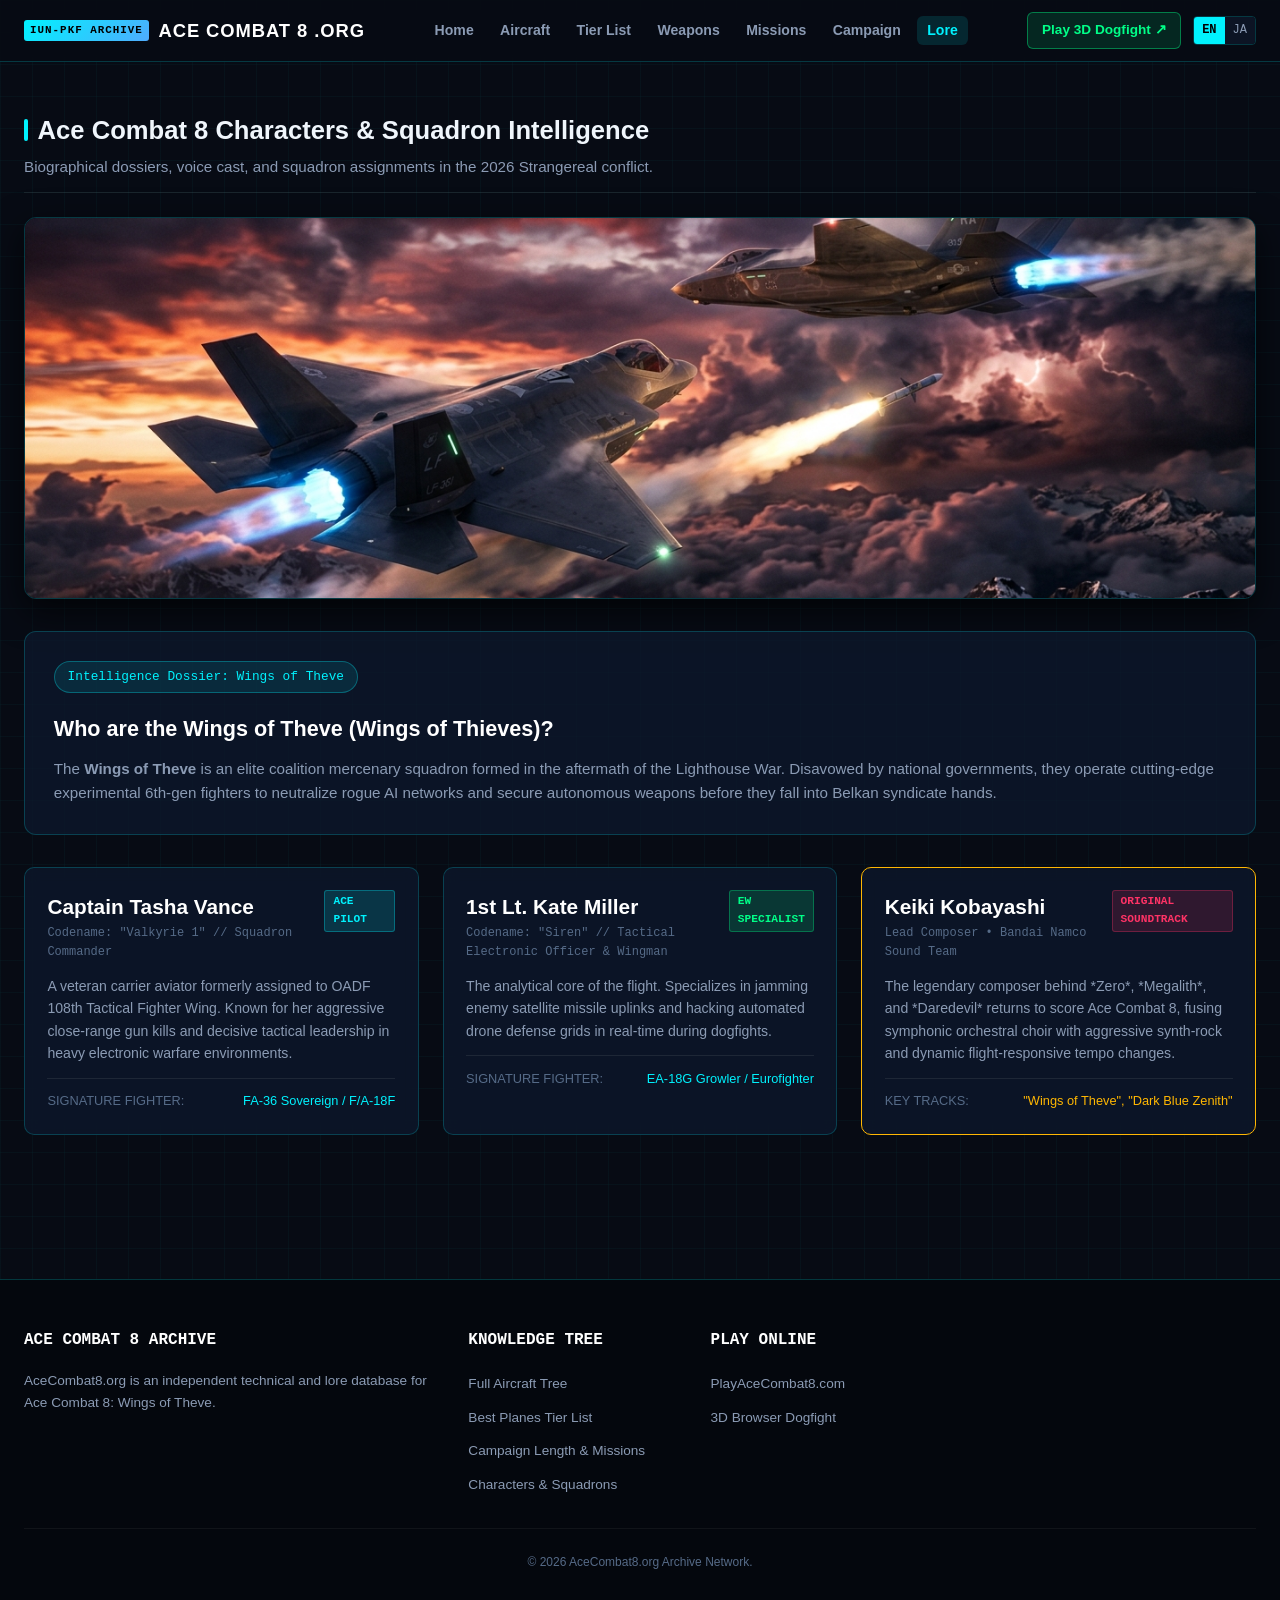
<file: characters/index.html>
<!DOCTYPE html>
<html lang="en">
<head>
  <meta charset="UTF-8">
  <meta name="viewport" content="width=device-width, initial-scale=1.0">
  <title>Ace Combat 8 Characters & Squadrons Lore | Tasha, Kate & Wings of Theve</title>
  <meta name="description" content="Meet the characters of Ace Combat 8: Wings of Theve. Complete backstory and squadron dossiers for Captain Tasha Vance, Flight Officer Kate, and the IUN Peacekeeper Alliance.">
  <meta name="keywords" content="ace combat 8 tasha, ace combat 8 kate, ace combat 8 characters, wings of theve lore, ace combat 8 story, ace combat 8 cast, ace combat 8 voice actors">

  <link rel="canonical" href="https://acecombat8.org/characters/">
  <link rel="alternate" hreflang="en" href="https://acecombat8.org/characters/">
  <link rel="stylesheet" href="/style.css">
  <script defer src="/_site-analytics.js"></script>
</head>
<body>

  <header class="site-header">
    <div class="nav-container">
      <a href="/" class="brand-logo">
        <span class="logo-badge">IUN-PKF ARCHIVE</span>
        ACE COMBAT 8 .ORG
      </a>
      <ul class="nav-links">
        <li><a href="/">Home</a></li>
        <li><a href="/aircraft/">Aircraft</a></li>
        <li><a href="/aircraft/tier-list/">Tier List</a></li>
        <li><a href="/weapons/">Weapons</a></li>
        <li><a href="/missions/">Missions</a></li>
        <li><a href="/campaign-overview/">Campaign</a></li>
        <li><a href="/characters/" class="active">Lore</a></li>
      </ul>
      <div class="nav-actions">
        <a href="https://playacecombat8.com/play-online/" target="_blank" rel="noopener" class="btn-game-sim">
          Play 3D Dogfight ↗
        </a>
        <div class="lang-switch">
          <a href="/characters/" class="active">EN</a>
          <a href="/ja/">JA</a>
        </div>
      </div>
    </div>
  </header>

  <main class="container">
    <div class="section-header" style="margin-top: 1rem;">
      <div>
        <h1 class="section-title">Ace Combat 8 Characters & Squadron Intelligence</h1>
        <p class="section-desc">Biographical dossiers, voice cast, and squadron assignments in the 2026 Strangereal conflict.</p>
      </div>
    </div>

    <!-- Visual Banner -->
    <div class="page-visual-banner">
      <img src="/images/hero.jpg" alt="Ace Combat 8 Characters & Squadron Flight Wings" width="1240" height="520">
    </div>

    <!-- Squadron Overview Banner -->
    <div class="compare-box" style="margin-bottom: 2rem;">
      <div class="telemetry-tag">Intelligence Dossier: Wings of Theve</div>
      <h2 style="font-size: 1.35rem; color: #fff; margin-bottom: 0.6rem;">Who are the Wings of Theve (Wings of Thieves)?</h2>
      <p style="color: var(--text-secondary); font-size: 0.95rem; line-height: 1.6;">
        The <strong>Wings of Theve</strong> is an elite coalition mercenary squadron formed in the aftermath of the Lighthouse War. Disavowed by national governments, they operate cutting-edge experimental 6th-gen fighters to neutralize rogue AI networks and secure autonomous weapons before they fall into Belkan syndicate hands.
      </p>
    </div>

    <!-- Character Cards Grid -->
    <div class="aircraft-grid">
      
      <!-- Tasha Vance -->
      <div class="aircraft-card">
        <div class="card-top">
          <div>
            <div class="aircraft-name">Captain Tasha Vance</div>
            <div class="aircraft-faction">Codename: "Valkyrie 1" // Squadron Commander</div>
          </div>
          <span class="role-badge role-stealth">Ace Pilot</span>
        </div>
        <p style="font-size: 0.88rem; color: var(--text-secondary); margin: 0.8rem 0;">
          A veteran carrier aviator formerly assigned to OADF 108th Tactical Fighter Wing. Known for her aggressive close-range gun kills and decisive tactical leadership in heavy electronic warfare environments.
        </p>
        <div class="weapons-row">
          <span style="color: var(--text-muted); font-size: 0.8rem;">SIGNATURE FIGHTER:</span>
          <span style="font-size: 0.8rem; color: var(--accent-cyan);">FA-36 Sovereign / F/A-18F</span>
        </div>
      </div>

      <!-- Kate -->
      <div class="aircraft-card">
        <div class="card-top">
          <div>
            <div class="aircraft-name">1st Lt. Kate Miller</div>
            <div class="aircraft-faction">Codename: "Siren" // Tactical Electronic Officer & Wingman</div>
          </div>
          <span class="role-badge role-multirole">EW Specialist</span>
        </div>
        <p style="font-size: 0.88rem; color: var(--text-secondary); margin: 0.8rem 0;">
          The analytical core of the flight. Specializes in jamming enemy satellite missile uplinks and hacking automated drone defense grids in real-time during dogfights.
        </p>
        <div class="weapons-row">
          <span style="color: var(--text-muted); font-size: 0.8rem;">SIGNATURE FIGHTER:</span>
          <span style="font-size: 0.8rem; color: var(--accent-cyan);">EA-18G Growler / Eurofighter</span>
        </div>
      </div>

      <!-- Keiki Kobayashi Soundtrack Tribute -->
      <div class="aircraft-card" style="border-color: var(--accent-amber);">
        <div class="card-top">
          <div>
            <div class="aircraft-name">Keiki Kobayashi</div>
            <div class="aircraft-faction">Lead Composer • Bandai Namco Sound Team</div>
          </div>
          <span class="role-badge role-prototype">Original Soundtrack</span>
        </div>
        <p style="font-size: 0.88rem; color: var(--text-secondary); margin: 0.8rem 0;">
          The legendary composer behind *Zero*, *Megalith*, and *Daredevil* returns to score Ace Combat 8, fusing symphonic orchestral choir with aggressive synth-rock and dynamic flight-responsive tempo changes.
        </p>
        <div class="weapons-row">
          <span style="color: var(--text-muted); font-size: 0.8rem;">KEY TRACKS:</span>
          <span style="font-size: 0.8rem; color: var(--accent-amber);">"Wings of Theve", "Dark Blue Zenith"</span>
        </div>
      </div>

    </div>
  </main>

  <footer class="site-footer">
    <div class="footer-content">
      <div class="footer-col">
        <h4>ACE COMBAT 8 ARCHIVE</h4>
        <p style="color: var(--text-secondary); font-size: 0.85rem; margin-top: 0.5rem;">
          AceCombat8.org is an independent technical and lore database for Ace Combat 8: Wings of Theve.
        </p>
      </div>
      <div class="footer-col">
        <h4>KNOWLEDGE TREE</h4>
        <ul>
          <li><a href="/aircraft/">Full Aircraft Tree</a></li>
          <li><a href="/aircraft/tier-list/">Best Planes Tier List</a></li>
          <li><a href="/campaign-overview/">Campaign Length & Missions</a></li>
          <li><a href="/characters/">Characters & Squadrons</a></li>
        </ul>
      </div>
      <div class="footer-col">
        <h4>PLAY ONLINE</h4>
        <ul>
          <li><a href="https://playacecombat8.com/" target="_blank" rel="noopener">PlayAceCombat8.com</a></li>
          <li><a href="https://playacecombat8.com/play-online/" target="_blank" rel="noopener">3D Browser Dogfight</a></li>
        </ul>
      </div>
    </div>
    <div class="footer-disclaimer">
      &copy; 2026 AceCombat8.org Archive Network.
    </div>
  </footer>
</body>
</html>
</file>
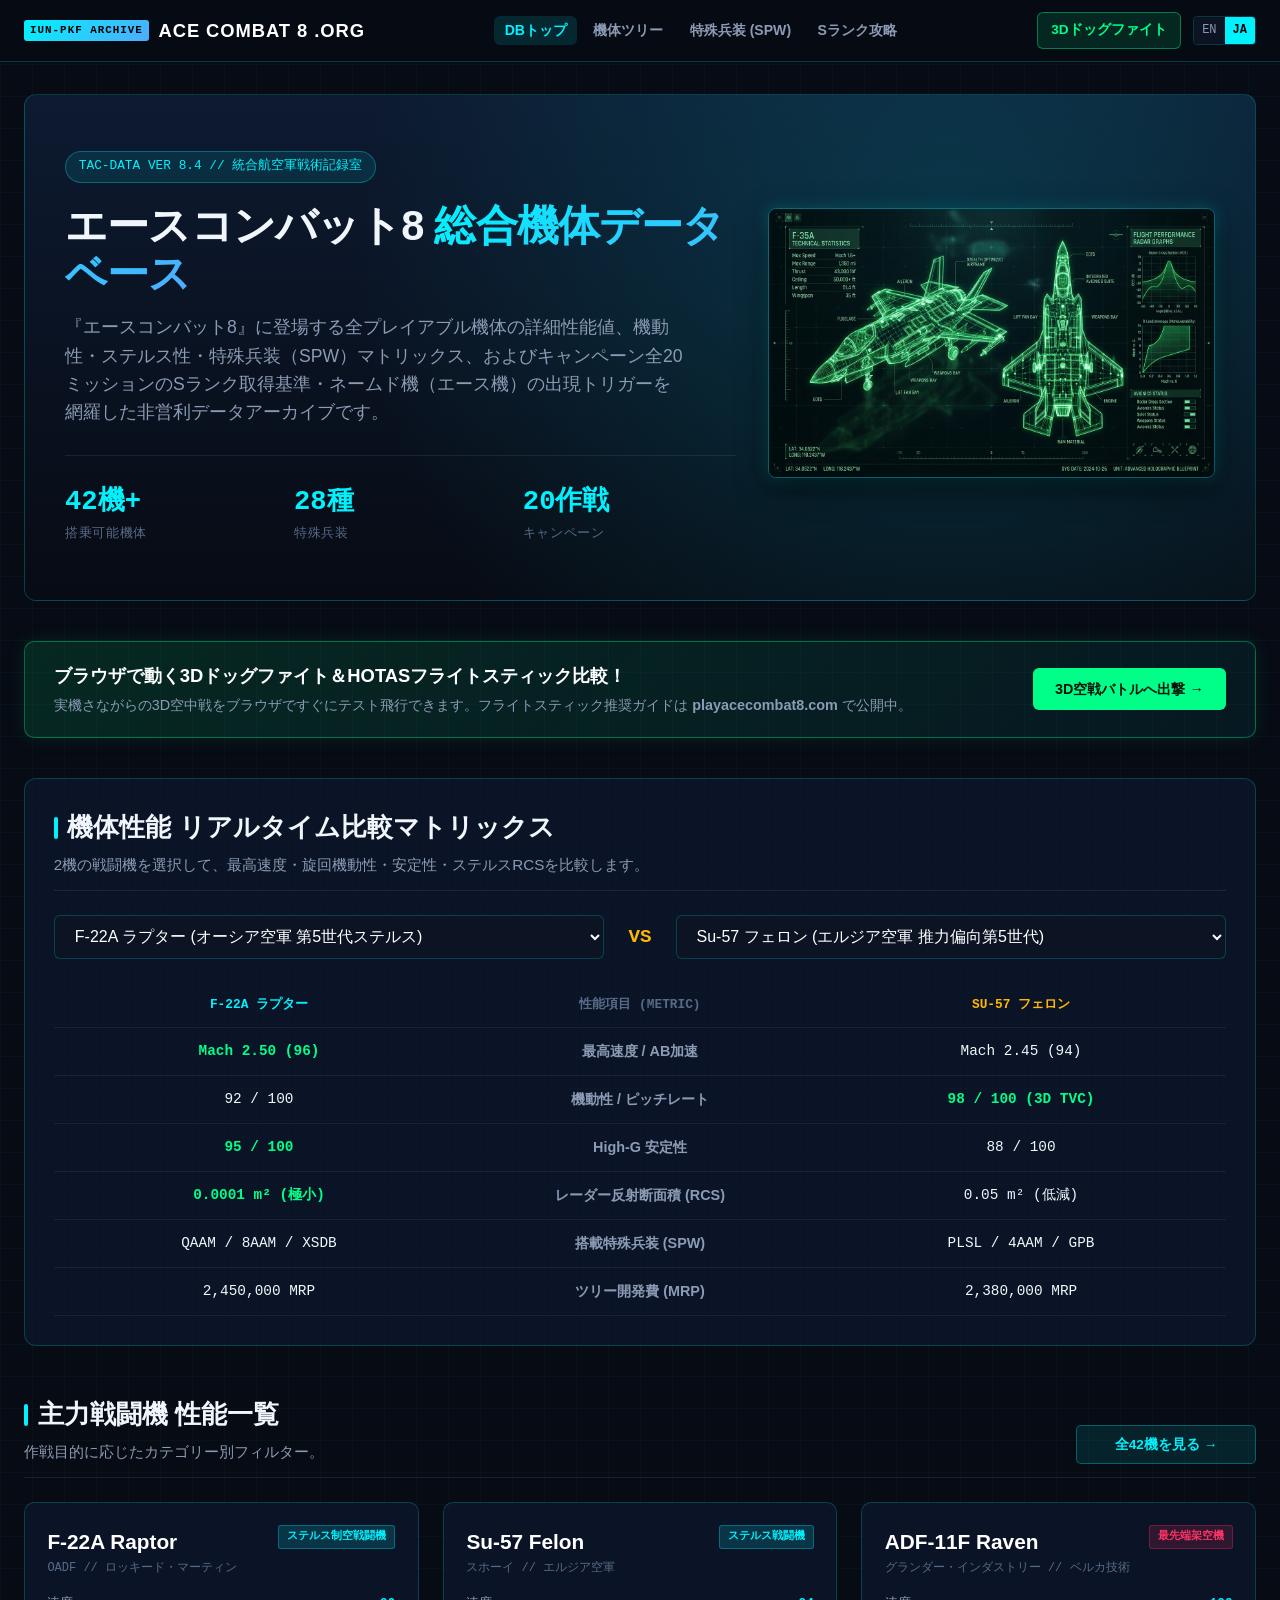
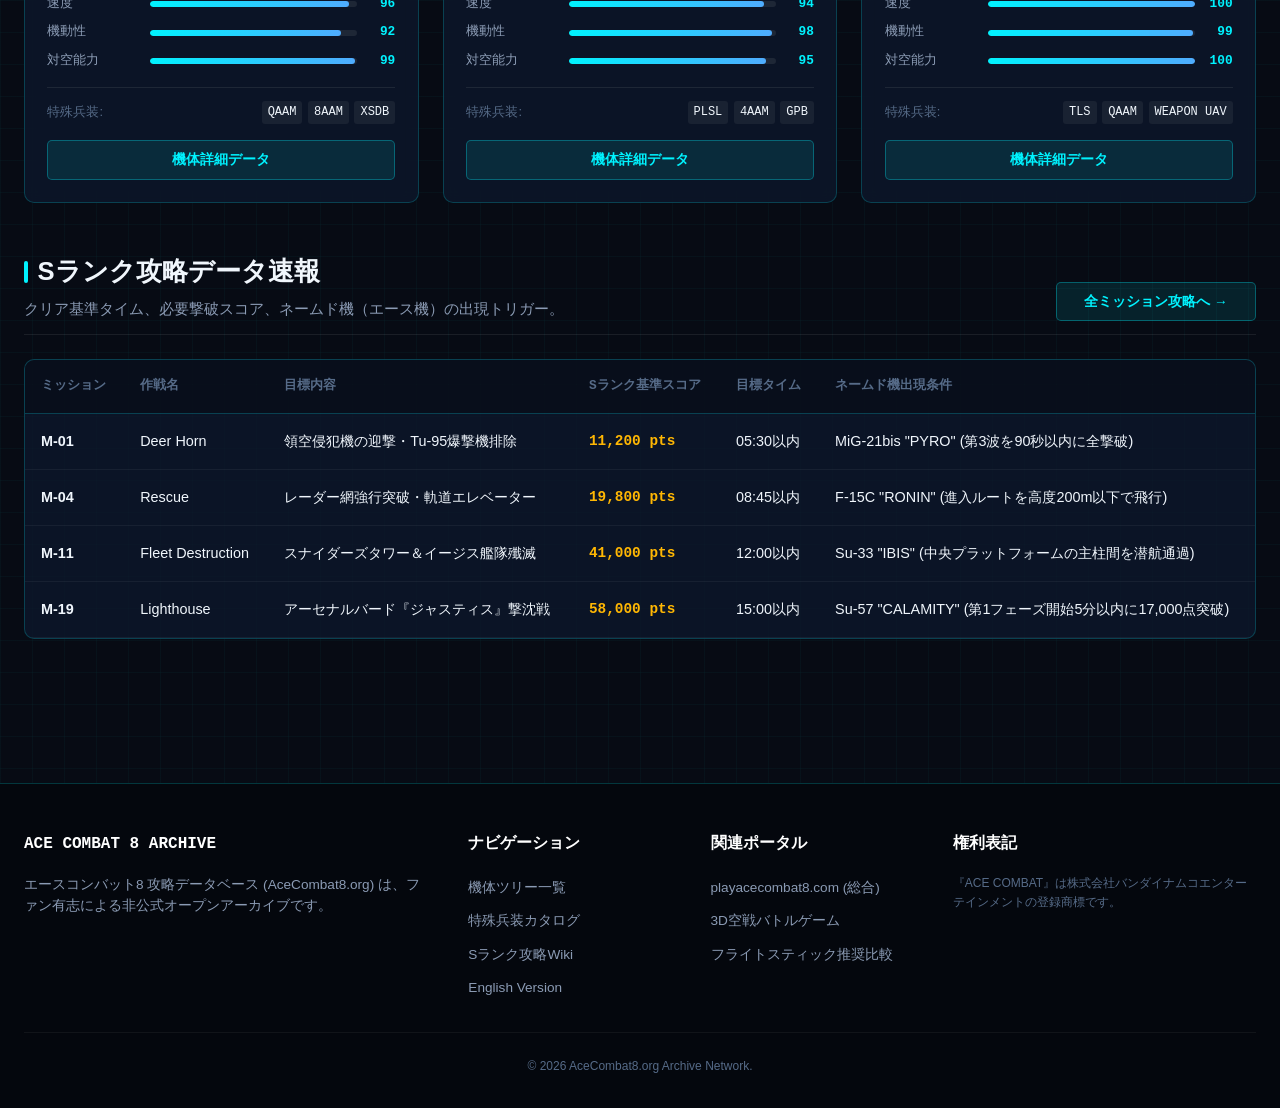
<file: ja/index.html>
﻿<!DOCTYPE html>
<html lang="ja">
<head>
  <meta charset="UTF-8">
  <meta name="viewport" content="width=device-width, initial-scale=1.0">
  <title>エースコンバット8 機体データベース & 攻略Wiki | AC8 機体ツリー・Sランク攻略</title>
  <meta name="description" content="『エースコンバット8 (Ace Combat 8)』非公式総合機体データベース＆攻略アーカイブ。全42機以上の詳細スペック、機体ツリー比較、特殊兵装 (SPW)、全ミッションSランク獲得条件・ネームド機出現条件を完全網羅。">
  <meta name="keywords" content="エースコンバット8, AC8 攻略, エスコン8 機体一覧, AC8 機体ツリー, Sランク 攻略, ADF-11F Raven, F-22A Raptor">
  <link rel="canonical" href="https://acecombat8.org/ja/">
  <link rel="alternate" hreflang="en" href="https://acecombat8.org/">
  <link rel="alternate" hreflang="ja" href="https://acecombat8.org/ja/">
  
  <meta property="og:title" content="エースコンバット8 機体データベース & Sランク攻略Wiki">
  <meta property="og:description" content="全機体スペック、特殊兵装データ、全ミッションSランク獲得条件を完全網羅。">
  <meta property="og:image" content="https://acecombat8.org/images/hero.jpg">
  <meta property="og:url" content="https://acecombat8.org/ja/">
  <meta property="og:type" content="website">

  <link rel="stylesheet" href="/style.css">
  <script defer src="/_site-analytics.js"></script>
</head>
<body>

  <header class="site-header">
    <div class="nav-container">
      <a href="/ja/" class="brand-logo">
        <span class="logo-badge">IUN-PKF ARCHIVE</span>
        ACE COMBAT 8 .ORG
      </a>
      <ul class="nav-links">
        <li><a href="/ja/" class="active">DBトップ</a></li>
        <li><a href="/ja/aircraft/">機体ツリー</a></li>
        <li><a href="/weapons/">特殊兵装 (SPW)</a></li>
        <li><a href="/ja/missions/">Sランク攻略</a></li>
      </ul>
      <div class="nav-actions">
        <a href="https://playacecombat8.com/ja/play-online/" target="_blank" rel="noopener" class="btn-game-sim">
          3Dドッグファイト
        </a>
        <div class="lang-switch">
          <a href="/">EN</a>
          <a href="/ja/" class="active">JA</a>
        </div>
      </div>
    </div>
  </header>

  <main class="container">

    <section class="hero-banner">
      <div class="hero-content">
        <div class="telemetry-tag">TAC-DATA VER 8.4 // 統合航空軍戦術記録室</div>
        <h1>エースコンバット8 <span>総合機体データベース</span></h1>
        <p>
          『エースコンバット8』に登場する全プレイアブル機体の詳細性能値、機動性・ステルス性・特殊兵装（SPW）マトリックス、およびキャンペーン全20ミッションのSランク取得基準・ネームド機（エース機）の出現トリガーを網羅した非営利データアーカイブです。
        </p>
        <div class="hero-stats">
          <div class="stat-item">
            <div class="num">42機+</div>
            <div class="label">搭乗可能機体</div>
          </div>
          <div class="stat-item">
            <div class="num">28種</div>
            <div class="label">特殊兵装</div>
          </div>
          <div class="stat-item">
            <div class="num">20作戦</div>
            <div class="label">キャンペーン</div>
          </div>
        </div>
      </div>
      <div class="hero-visual">
        <img src="/images/aircraft-blueprint.jpg" alt="エースコンバット8 機体ブループリント設計図" width="480" height="270">
      </div>
    </section>

    <!-- Cross-Promo Synergy Banner -->
    <div class="synergy-card">
      <div class="synergy-text">
        <h3>ブラウザで動く3Dドッグファイト＆HOTASフライトスティック比較！</h3>
        <p>実機さながらの3D空中戦をブラウザですぐにテスト飛行できます。フライトスティック推奨ガイドは <strong>playacecombat8.com</strong> で公開中。</p>
      </div>
      <a href="https://playacecombat8.com/ja/play-online/" target="_blank" rel="noopener" class="synergy-btn">
        3D空戦バトルへ出撃 &rarr;
      </a>
    </div>

    <!-- Interactive Jet Comparison Widget -->
    <section class="compare-box">
      <div class="section-header">
        <div>
          <h2 class="section-title">機体性能 リアルタイム比較マトリックス</h2>
          <p class="section-desc">2機の戦闘機を選択して、最高速度・旋回機動性・安定性・ステルスRCSを比較します。</p>
        </div>
      </div>

      <div class="compare-controls">
        <select id="planeSelectA" class="compare-select" onchange="updateComparison()">
          <option value="f22a" selected>F-22A ラプター (オーシア空軍 第5世代ステルス)</option>
          <option value="su57">Su-57 フェロン (エルジア空軍 推力偏向第5世代)</option>
          <option value="adf11f">ADF-11F レーヴン (グランダー試作無人機)</option>
          <option value="x02s">X-02S ストライクワイバーン (可変翼架空機)</option>
          <option value="f35c">F-35C ライトニングII (艦載ステルス攻撃機)</option>
          <option value="typhoon">ユーロファイター タイフーン (第4.5世代マルチロール)</option>
        </select>
        
        <div class="compare-vs">VS</div>

        <select id="planeSelectB" class="compare-select" onchange="updateComparison()">
          <option value="f22a">F-22A ラプター (オーシア空軍 第5世代ステルス)</option>
          <option value="su57" selected>Su-57 フェロン (エルジア空軍 推力偏向第5世代)</option>
          <option value="adf11f">ADF-11F レーヴン (グランダー試作無人機)</option>
          <option value="x02s">X-02S ストライクワイバーン (可変翼架空機)</option>
          <option value="f35c">F-35C ライトニングII (艦載ステルス攻撃機)</option>
          <option value="typhoon">ユーロファイター タイフーン (第4.5世代マルチロール)</option>
        </select>
      </div>

      <table class="compare-table" id="compareTable">
        <thead>
          <tr>
            <th id="thNameA" style="width: 35%; color: var(--accent-cyan);">F-22A ラプター</th>
            <th style="width: 30%;">性能項目 (Metric)</th>
            <th id="thNameB" style="width: 35%; color: var(--accent-amber);">Su-57 フェロン</th>
          </tr>
        </thead>
        <tbody>
          <tr>
            <td id="speedA" class="val-win">Mach 2.50 (96)</td>
            <td>最高速度 / AB加速</td>
            <td id="speedB">Mach 2.45 (94)</td>
          </tr>
          <tr>
            <td id="mobA">92 / 100</td>
            <td>機動性 / ピッチレート</td>
            <td id="mobB" class="val-win">98 / 100 (3D TVC)</td>
          </tr>
          <tr>
            <td id="stabA" class="val-win">95 / 100</td>
            <td>High-G 安定性</td>
            <td id="stabB">88 / 100</td>
          </tr>
          <tr>
            <td id="stealthA" class="val-win">0.0001 m² (極小)</td>
            <td>レーダー反射断面積 (RCS)</td>
            <td id="stealthB">0.05 m² (低減)</td>
          </tr>
          <tr>
            <td id="spwA">QAAM / 8AAM / XSDB</td>
            <td>搭載特殊兵装 (SPW)</td>
            <td id="spwB">PLSL / 4AAM / GPB</td>
          </tr>
          <tr>
            <td id="costA">2,450,000 MRP</td>
            <td>ツリー開発費 (MRP)</td>
            <td id="costB">2,380,000 MRP</td>
          </tr>
        </tbody>
      </table>
    </section>

    <!-- Aircraft Tech Tree Grid Preview -->
    <section>
      <div class="section-header">
        <div>
          <h2 class="section-title">主力戦闘機 性能一覧</h2>
          <p class="section-desc">作戦目的に応じたカテゴリー別フィルター。</p>
        </div>
        <a href="/ja/aircraft/" class="btn-wiki" style="max-width: 180px;">全42機を見る &rarr;</a>
      </div>

      <div class="aircraft-grid">
        <!-- F-22A -->
        <div class="aircraft-card">
          <div class="card-top">
            <div>
              <div class="aircraft-name">F-22A Raptor</div>
              <div class="aircraft-faction">OADF // ロッキード・マーティン</div>
            </div>
            <span class="role-badge role-stealth">ステルス制空戦闘機</span>
          </div>
          <div class="stat-bars">
            <div class="stat-row">
              <span class="stat-label">速度</span>
              <div class="stat-meter"><div class="stat-fill" style="width: 96%;"></div></div>
              <span class="stat-val">96</span>
            </div>
            <div class="stat-row">
              <span class="stat-label">機動性</span>
              <div class="stat-meter"><div class="stat-fill" style="width: 92%;"></div></div>
              <span class="stat-val">92</span>
            </div>
            <div class="stat-row">
              <span class="stat-label">対空能力</span>
              <div class="stat-meter"><div class="stat-fill" style="width: 99%;"></div></div>
              <span class="stat-val">99</span>
            </div>
          </div>
          <div class="weapons-row">
            <span style="color: var(--text-muted); font-size: 0.8rem;">特殊兵装:</span>
            <div class="spw-tags">
              <span class="spw-tag">QAAM</span>
              <span class="spw-tag">8AAM</span>
              <span class="spw-tag">XSDB</span>
            </div>
          </div>
          <div class="card-action">
            <a href="/ja/aircraft/#f22a" class="btn-wiki">機体詳細データ</a>
          </div>
        </div>

        <!-- Su-57 -->
        <div class="aircraft-card">
          <div class="card-top">
            <div>
              <div class="aircraft-name">Su-57 Felon</div>
              <div class="aircraft-faction">スホーイ // エルジア空軍</div>
            </div>
            <span class="role-badge role-stealth">ステルス戦闘機</span>
          </div>
          <div class="stat-bars">
            <div class="stat-row">
              <span class="stat-label">速度</span>
              <div class="stat-meter"><div class="stat-fill" style="width: 94%;"></div></div>
              <span class="stat-val">94</span>
            </div>
            <div class="stat-row">
              <span class="stat-label">機動性</span>
              <div class="stat-meter"><div class="stat-fill" style="width: 98%;"></div></div>
              <span class="stat-val">98</span>
            </div>
            <div class="stat-row">
              <span class="stat-label">対空能力</span>
              <div class="stat-meter"><div class="stat-fill" style="width: 95%;"></div></div>
              <span class="stat-val">95</span>
            </div>
          </div>
          <div class="weapons-row">
            <span style="color: var(--text-muted); font-size: 0.8rem;">特殊兵装:</span>
            <div class="spw-tags">
              <span class="spw-tag">PLSL</span>
              <span class="spw-tag">4AAM</span>
              <span class="spw-tag">GPB</span>
            </div>
          </div>
          <div class="card-action">
            <a href="/ja/aircraft/#su57" class="btn-wiki">機体詳細データ</a>
          </div>
        </div>

        <!-- ADF-11F -->
        <div class="aircraft-card">
          <div class="card-top">
            <div>
              <div class="aircraft-name">ADF-11F Raven</div>
              <div class="aircraft-faction">グランダー・インダストリー // ベルカ技術</div>
            </div>
            <span class="role-badge role-prototype">最先端架空機</span>
          </div>
          <div class="stat-bars">
            <div class="stat-row">
              <span class="stat-label">速度</span>
              <div class="stat-meter"><div class="stat-fill" style="width: 100%;"></div></div>
              <span class="stat-val">100</span>
            </div>
            <div class="stat-row">
              <span class="stat-label">機動性</span>
              <div class="stat-meter"><div class="stat-fill" style="width: 99%;"></div></div>
              <span class="stat-val">99</span>
            </div>
            <div class="stat-row">
              <span class="stat-label">対空能力</span>
              <div class="stat-meter"><div class="stat-fill" style="width: 100%;"></div></div>
              <span class="stat-val">100</span>
            </div>
          </div>
          <div class="weapons-row">
            <span style="color: var(--text-muted); font-size: 0.8rem;">特殊兵装:</span>
            <div class="spw-tags">
              <span class="spw-tag">TLS</span>
              <span class="spw-tag">QAAM</span>
              <span class="spw-tag">WEAPON UAV</span>
            </div>
          </div>
          <div class="card-action">
            <a href="/ja/aircraft/#adf11f" class="btn-wiki">機体詳細データ</a>
          </div>
        </div>
      </div>
    </section>

    <!-- Mission Briefing Table -->
    <section>
      <div class="section-header">
        <div>
          <h2 class="section-title">Sランク攻略データ速報</h2>
          <p class="section-desc">クリア基準タイム、必要撃破スコア、ネームド機（エース機）の出現トリガー。</p>
        </div>
        <a href="/ja/missions/" class="btn-wiki" style="max-width: 200px;">全ミッション攻略へ &rarr;</a>
      </div>

      <div class="data-table-container">
        <table class="wiki-table">
          <thead>
            <tr>
              <th>ミッション</th>
              <th>作戦名</th>
              <th>目標内容</th>
              <th>Sランク基準スコア</th>
              <th>目標タイム</th>
              <th>ネームド機出現条件</th>
            </tr>
          </thead>
          <tbody>
            <tr>
              <td><strong>M-01</strong></td>
              <td>Deer Horn</td>
              <td>領空侵犯機の迎撃・Tu-95爆撃機排除</td>
              <td class="s-rank-score">11,200 pts</td>
              <td>05:30以内</td>
              <td>MiG-21bis "PYRO" (第3波を90秒以内に全撃破)</td>
            </tr>
            <tr>
              <td><strong>M-04</strong></td>
              <td>Rescue</td>
              <td>レーダー網強行突破・軌道エレベーター</td>
              <td class="s-rank-score">19,800 pts</td>
              <td>08:45以内</td>
              <td>F-15C "RONIN" (進入ルートを高度200m以下で飛行)</td>
            </tr>
            <tr>
              <td><strong>M-11</strong></td>
              <td>Fleet Destruction</td>
              <td>スナイダーズタワー＆イージス艦隊殲滅</td>
              <td class="s-rank-score">41,000 pts</td>
              <td>12:00以内</td>
              <td>Su-33 "IBIS" (中央プラットフォームの主柱間を潜航通過)</td>
            </tr>
            <tr>
              <td><strong>M-19</strong></td>
              <td>Lighthouse</td>
              <td>アーセナルバード『ジャスティス』撃沈戦</td>
              <td class="s-rank-score">58,000 pts</td>
              <td>15:00以内</td>
              <td>Su-57 "CALAMITY" (第1フェーズ開始5分以内に17,000点突破)</td>
            </tr>
          </tbody>
        </table>
      </div>
    </section>

  </main>

  <footer class="site-footer">
    <div class="footer-content">
      <div class="footer-col">
        <h4>ACE COMBAT 8 ARCHIVE</h4>
        <p style="color: var(--text-secondary); font-size: 0.85rem; margin-top: 0.5rem;">
          エースコンバット8 攻略データベース (AceCombat8.org) は、ファン有志による非公式オープンアーカイブです。
        </p>
      </div>
      <div class="footer-col">
        <h4>ナビゲーション</h4>
        <ul>
          <li><a href="/ja/aircraft/">機体ツリー一覧</a></li>
          <li><a href="/weapons/">特殊兵装カタログ</a></li>
          <li><a href="/ja/missions/">Sランク攻略Wiki</a></li>
          <li><a href="/">English Version</a></li>
        </ul>
      </div>
      <div class="footer-col">
        <h4>関連ポータル</h4>
        <ul>
          <li><a href="https://playacecombat8.com/ja/" target="_blank" rel="noopener">playacecombat8.com (総合)</a></li>
          <li><a href="https://playacecombat8.com/ja/play-online/" target="_blank" rel="noopener">3D空戦バトルゲーム</a></li>
          <li><a href="https://playacecombat8.com/hardware/" target="_blank" rel="noopener">フライトスティック推奨比較</a></li>
        </ul>
      </div>
      <div class="footer-col">
        <h4>権利表記</h4>
        <p style="color: var(--text-muted); font-size: 0.75rem;">
          『ACE COMBAT』は株式会社バンダイナムコエンターテインメントの登録商標です。
        </p>
      </div>
    </div>
    <div class="footer-disclaimer">
      &copy; 2026 AceCombat8.org Archive Network.
    </div>
  </footer>

  <script>
    const planeData = {
      f22a: {
        name: "F-22A ラプター",
        speed: "Mach 2.50 (96)",
        mob: "92 / 100",
        stab: "95 / 100",
        stealth: "0.0001 m² (極小)",
        spw: "QAAM / 8AAM / XSDB",
        cost: "2,450,000 MRP"
      },
      su57: {
        name: "Su-57 フェロン",
        speed: "Mach 2.45 (94)",
        mob: "98 / 100 (3D TVC)",
        stab: "88 / 100",
        stealth: "0.05 m² (低減)",
        spw: "PLSL / 4AAM / GPB",
        cost: "2,380,000 MRP"
      },
      adf11f: {
        name: "ADF-11F レーヴン",
        speed: "Mach 2.85 (100)",
        mob: "99 / 100",
        stab: "97 / 100",
        stealth: "0.005 m² (機内格納)",
        spw: "TLS / QAAM / UAV",
        cost: "3,500,000 MRP"
      },
      x02s: {
        name: "X-02S ストライクワイバーン",
        speed: "Mach 2.60 (98)",
        mob: "97 / 100",
        stab: "94 / 100",
        stealth: "0.01 m² (可変翼)",
        spw: "EML / 4AAM / LASM",
        cost: "2,800,000 MRP"
      },
      f35c: {
        name: "F-35C ライトニングII",
        speed: "Mach 2.10 (86)",
        mob: "88 / 100",
        stab: "92 / 100",
        stealth: "0.0005 m² (極小)",
        spw: "SOD / 4AAM / 8AGM",
        cost: "1,950,000 MRP"
      },
      typhoon: {
        name: "ユーロファイター タイフーン",
        speed: "Mach 2.35 (90)",
        mob: "94 / 100 (カナード)",
        stab: "90 / 100",
        stealth: "0.10 m² (通常)",
        spw: "HCAA / 8AAM / LACMT",
        cost: "1,750,000 MRP"
      }
    };

    function updateComparison() {
      const aKey = document.getElementById('planeSelectA').value;
      const bKey = document.getElementById('planeSelectB').value;
      const a = planeData[aKey];
      const b = planeData[bKey];

      document.getElementById('thNameA').textContent = a.name;
      document.getElementById('thNameB').textContent = b.name;

      document.getElementById('speedA').textContent = a.speed;
      document.getElementById('speedB').textContent = b.speed;
      
      document.getElementById('mobA').textContent = a.mob;
      document.getElementById('mobB').textContent = b.mob;

      document.getElementById('stabA').textContent = a.stab;
      document.getElementById('stabB').textContent = b.stab;

      document.getElementById('stealthA').textContent = a.stealth;
      document.getElementById('stealthB').textContent = b.stealth;

      document.getElementById('spwA').textContent = a.spw;
      document.getElementById('spwB').textContent = b.spw;

      document.getElementById('costA').textContent = a.cost;
      document.getElementById('costB').textContent = b.cost;
    }
  </script>
</body>
</html>
</file>
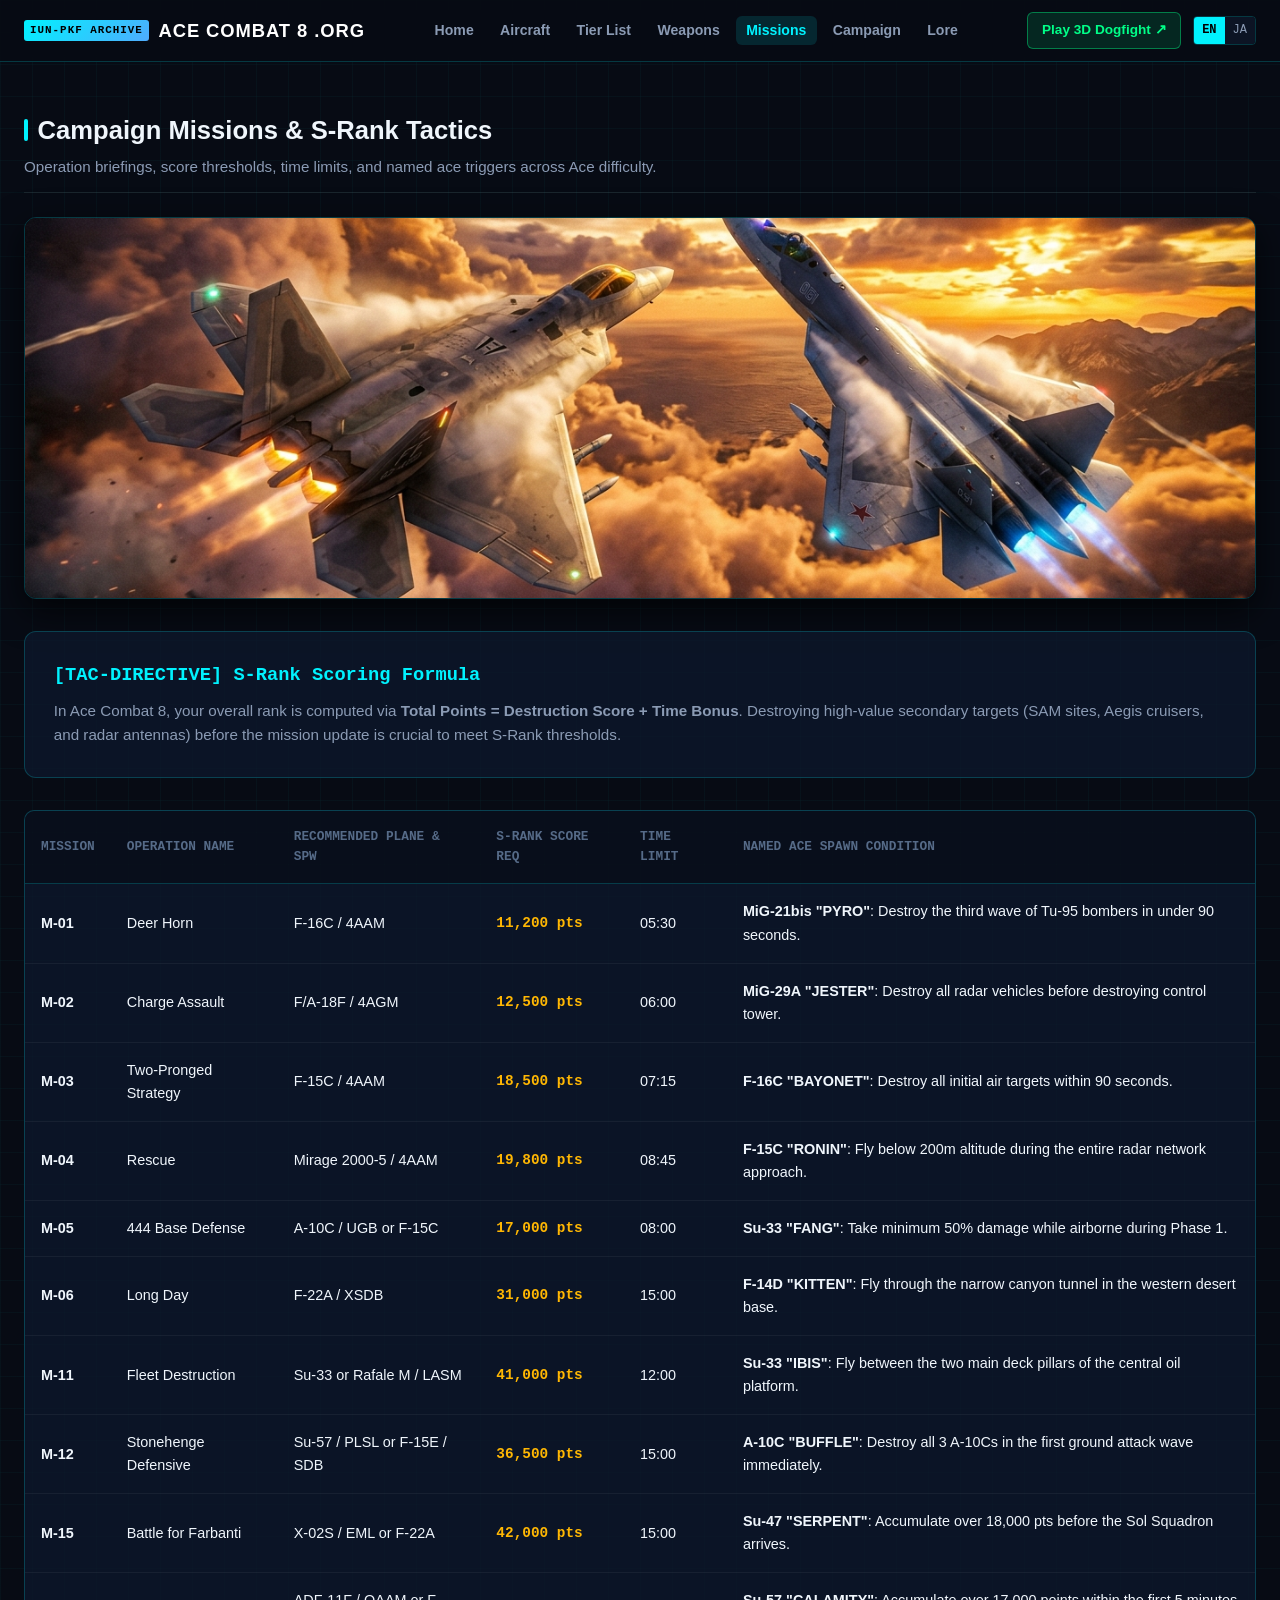
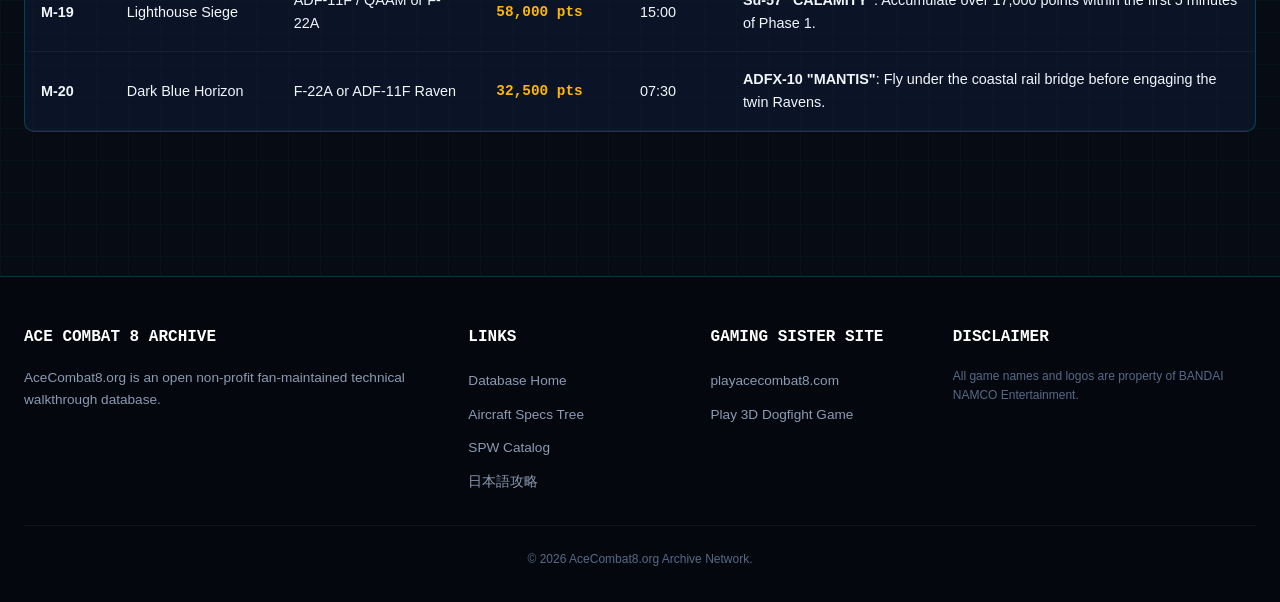
<file: missions/index.html>
<!DOCTYPE html>
<html lang="en">
<head>
  <meta charset="UTF-8">
  <meta name="viewport" content="width=device-width, initial-scale=1.0">
  <title>Ace Combat 8 Mission Walkthrough & S-Rank Guide | Ace Spawn Triggers</title>
  <meta name="description" content="Complete S-Rank guide for all 20 campaign missions in Ace Combat 8. Minimum target score requirements, time thresholds, secret named aces, and optimal aircraft loadouts.">
  <link rel="canonical" href="https://acecombat8.org/missions/">
  <link rel="alternate" hreflang="en" href="https://acecombat8.org/missions/">
  <link rel="alternate" hreflang="ja" href="https://acecombat8.org/ja/missions/">
  <link rel="stylesheet" href="/style.css">
  <script defer src="/_site-analytics.js"></script>
</head>
<body>

  <header class="site-header">
    <div class="nav-container">
      <a href="/" class="brand-logo">
        <span class="logo-badge">IUN-PKF ARCHIVE</span>
        ACE COMBAT 8 .ORG
      </a>
      <ul class="nav-links">
        <li><a href="/">Home</a></li>
        <li><a href="/aircraft/">Aircraft</a></li>
        <li><a href="/aircraft/tier-list/">Tier List</a></li>
        <li><a href="/weapons/">Weapons</a></li>
        <li><a href="/missions/" class="active">Missions</a></li>
        <li><a href="/campaign-overview/">Campaign</a></li>
        <li><a href="/characters/">Lore</a></li>
      </ul>
      <div class="nav-actions">
        <a href="https://playacecombat8.com/play-online/" target="_blank" rel="noopener" class="btn-game-sim">
          Play 3D Dogfight ↗
        </a>
        <div class="lang-switch">
          <a href="/missions/" class="active">EN</a>
          <a href="/ja/missions/">JA</a>
        </div>
      </div>
    </div>
  </header>

  <main class="container">
    <div class="section-header" style="margin-top: 1rem;">
      <div>
        <h1 class="section-title">Campaign Missions & S-Rank Tactics</h1>
        <p class="section-desc">Operation briefings, score thresholds, time limits, and named ace triggers across Ace difficulty.</p>
      </div>
    </div>

    <!-- Visual Banner -->
    <div class="page-visual-banner">
      <img src="/images/dogfight.jpg" alt="Ace Combat 8 S-Rank Mission Sorties and Air Superiority" width="1240" height="600">
    </div>

    <!-- S-Rank Formula Overview -->
    <div class="compare-box" style="margin-bottom: 2rem;">
      <h3 style="color: var(--accent-cyan); margin-bottom: 0.5rem; font-family: var(--font-mono);">[TAC-DIRECTIVE] S-Rank Scoring Formula</h3>
      <p style="color: var(--text-secondary); font-size: 0.95rem;">
        In Ace Combat 8, your overall rank is computed via <strong>Total Points = Destruction Score + Time Bonus</strong>. Destroying high-value secondary targets (SAM sites, Aegis cruisers, and radar antennas) before the mission update is crucial to meet S-Rank thresholds.
      </p>
    </div>

    <div class="data-table-container">
      <table class="wiki-table">
        <thead>
          <tr>
            <th>Mission</th>
            <th>Operation Name</th>
            <th>Recommended Plane & SPW</th>
            <th>S-Rank Score Req</th>
            <th>Time Limit</th>
            <th>Named Ace Spawn Condition</th>
          </tr>
        </thead>
        <tbody>
          <tr>
            <td><strong>M-01</strong></td>
            <td>Deer Horn</td>
            <td>F-16C / 4AAM</td>
            <td class="s-rank-score">11,200 pts</td>
            <td>05:30</td>
            <td><strong>MiG-21bis "PYRO"</strong>: Destroy the third wave of Tu-95 bombers in under 90 seconds.</td>
          </tr>
          <tr>
            <td><strong>M-02</strong></td>
            <td>Charge Assault</td>
            <td>F/A-18F / 4AGM</td>
            <td class="s-rank-score">12,500 pts</td>
            <td>06:00</td>
            <td><strong>MiG-29A "JESTER"</strong>: Destroy all radar vehicles before destroying control tower.</td>
          </tr>
          <tr>
            <td><strong>M-03</strong></td>
            <td>Two-Pronged Strategy</td>
            <td>F-15C / 4AAM</td>
            <td class="s-rank-score">18,500 pts</td>
            <td>07:15</td>
            <td><strong>F-16C "BAYONET"</strong>: Destroy all initial air targets within 90 seconds.</td>
          </tr>
          <tr>
            <td><strong>M-04</strong></td>
            <td>Rescue</td>
            <td>Mirage 2000-5 / 4AAM</td>
            <td class="s-rank-score">19,800 pts</td>
            <td>08:45</td>
            <td><strong>F-15C "RONIN"</strong>: Fly below 200m altitude during the entire radar network approach.</td>
          </tr>
          <tr>
            <td><strong>M-05</strong></td>
            <td>444 Base Defense</td>
            <td>A-10C / UGB or F-15C</td>
            <td class="s-rank-score">17,000 pts</td>
            <td>08:00</td>
            <td><strong>Su-33 "FANG"</strong>: Take minimum 50% damage while airborne during Phase 1.</td>
          </tr>
          <tr>
            <td><strong>M-06</strong></td>
            <td>Long Day</td>
            <td>F-22A / XSDB</td>
            <td class="s-rank-score">31,000 pts</td>
            <td>15:00</td>
            <td><strong>F-14D "KITTEN"</strong>: Fly through the narrow canyon tunnel in the western desert base.</td>
          </tr>
          <tr>
            <td><strong>M-11</strong></td>
            <td>Fleet Destruction</td>
            <td>Su-33 or Rafale M / LASM</td>
            <td class="s-rank-score">41,000 pts</td>
            <td>12:00</td>
            <td><strong>Su-33 "IBIS"</strong>: Fly between the two main deck pillars of the central oil platform.</td>
          </tr>
          <tr>
            <td><strong>M-12</strong></td>
            <td>Stonehenge Defensive</td>
            <td>Su-57 / PLSL or F-15E / SDB</td>
            <td class="s-rank-score">36,500 pts</td>
            <td>15:00</td>
            <td><strong>A-10C "BUFFLE"</strong>: Destroy all 3 A-10Cs in the first ground attack wave immediately.</td>
          </tr>
          <tr>
            <td><strong>M-15</strong></td>
            <td>Battle for Farbanti</td>
            <td>X-02S / EML or F-22A</td>
            <td class="s-rank-score">42,000 pts</td>
            <td>15:00</td>
            <td><strong>Su-47 "SERPENT"</strong>: Accumulate over 18,000 pts before the Sol Squadron arrives.</td>
          </tr>
          <tr>
            <td><strong>M-19</strong></td>
            <td>Lighthouse Siege</td>
            <td>ADF-11F / QAAM or F-22A</td>
            <td class="s-rank-score">58,000 pts</td>
            <td>15:00</td>
            <td><strong>Su-57 "CALAMITY"</strong>: Accumulate over 17,000 points within the first 5 minutes of Phase 1.</td>
          </tr>
          <tr>
            <td><strong>M-20</strong></td>
            <td>Dark Blue Horizon</td>
            <td>F-22A or ADF-11F Raven</td>
            <td class="s-rank-score">32,500 pts</td>
            <td>07:30</td>
            <td><strong>ADFX-10 "MANTIS"</strong>: Fly under the coastal rail bridge before engaging the twin Ravens.</td>
          </tr>
        </tbody>
      </table>
    </div>

  </main>

  <footer class="site-footer">
    <div class="footer-content">
      <div class="footer-col">
        <h4>ACE COMBAT 8 ARCHIVE</h4>
        <p style="color: var(--text-secondary); font-size: 0.85rem; margin-top: 0.5rem;">
          AceCombat8.org is an open non-profit fan-maintained technical walkthrough database.
        </p>
      </div>
      <div class="footer-col">
        <h4>LINKS</h4>
        <ul>
          <li><a href="/">Database Home</a></li>
          <li><a href="/aircraft/">Aircraft Specs Tree</a></li>
          <li><a href="/weapons/">SPW Catalog</a></li>
          <li><a href="/ja/missions/">日本語攻略</a></li>
        </ul>
      </div>
      <div class="footer-col">
        <h4>GAMING SISTER SITE</h4>
        <ul>
          <li><a href="https://playacecombat8.com/" target="_blank" rel="noopener">playacecombat8.com</a></li>
          <li><a href="https://playacecombat8.com/play-online/" target="_blank" rel="noopener">Play 3D Dogfight Game</a></li>
        </ul>
      </div>
      <div class="footer-col">
        <h4>DISCLAIMER</h4>
        <p style="color: var(--text-muted); font-size: 0.75rem;">
          All game names and logos are property of BANDAI NAMCO Entertainment.
        </p>
      </div>
    </div>
    <div class="footer-disclaimer">
      &copy; 2026 AceCombat8.org Archive Network.
    </div>
  </footer>
</body>
</html>
</file>
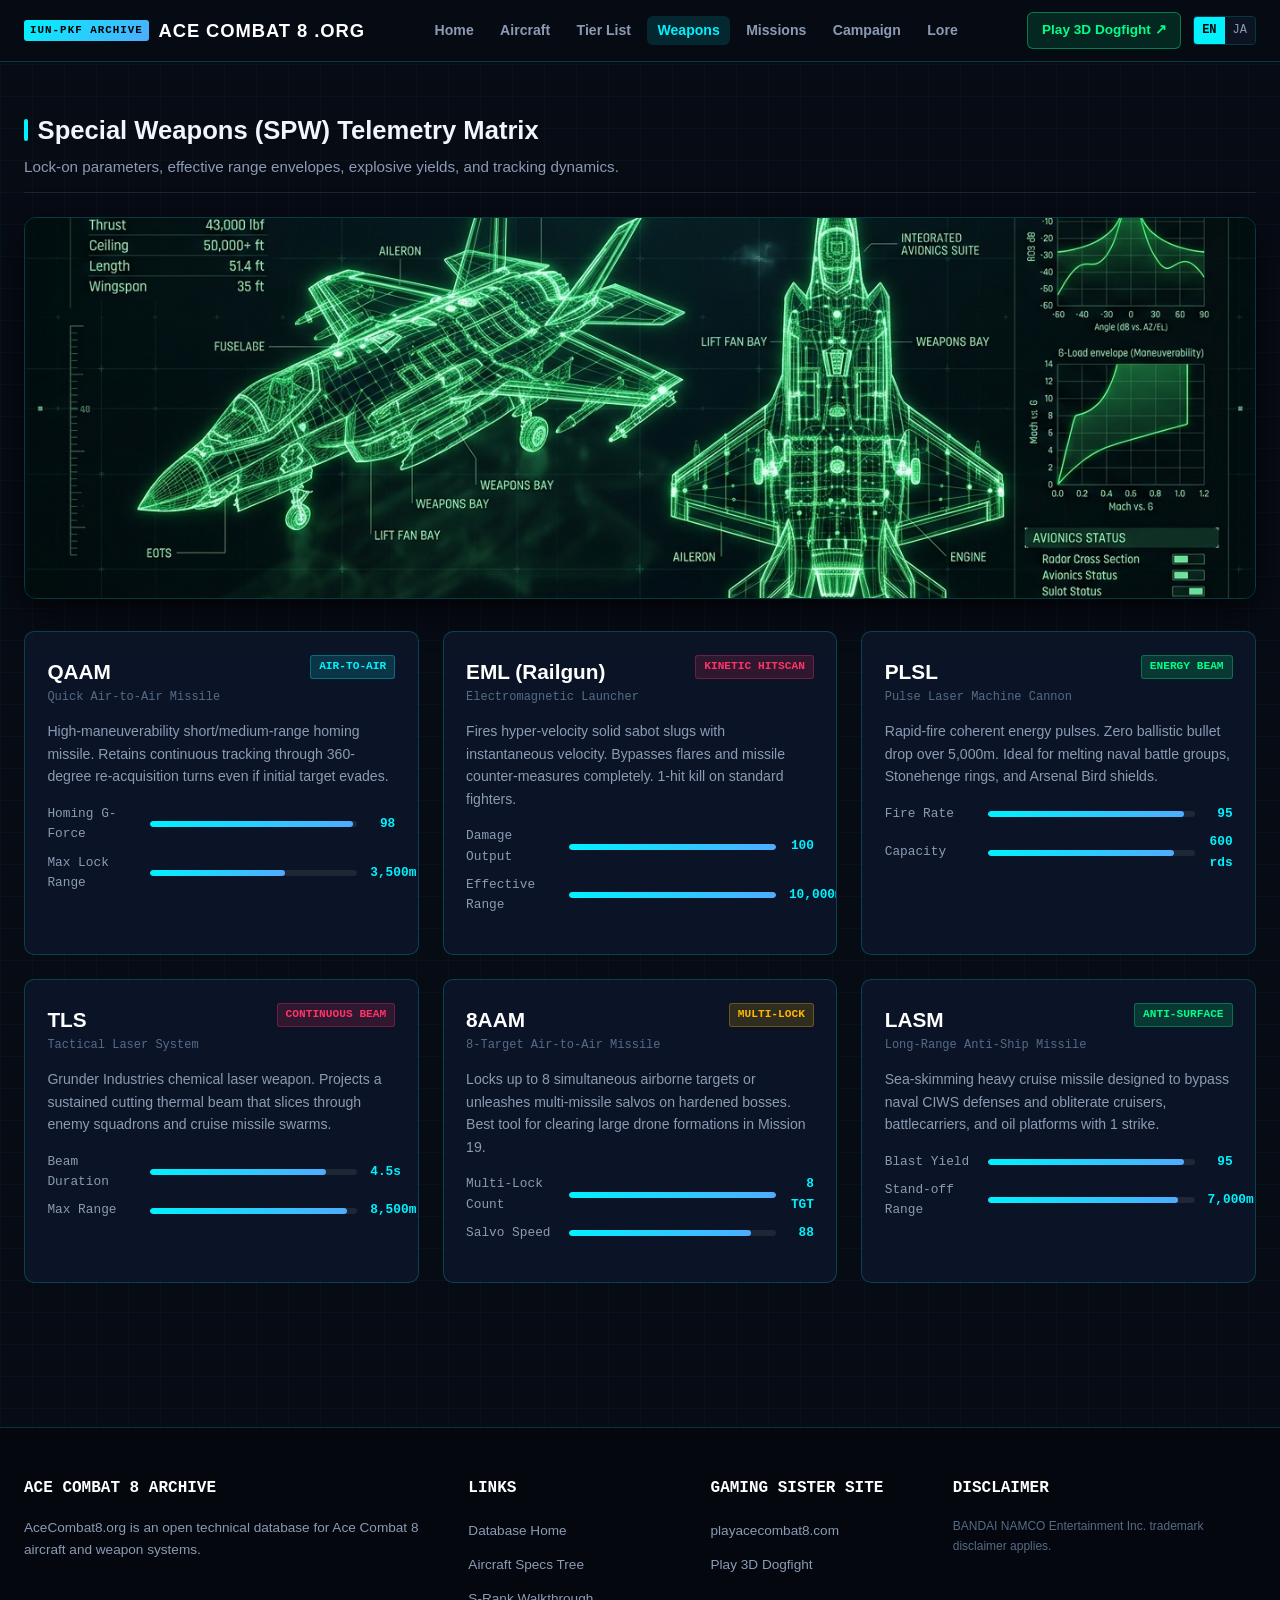
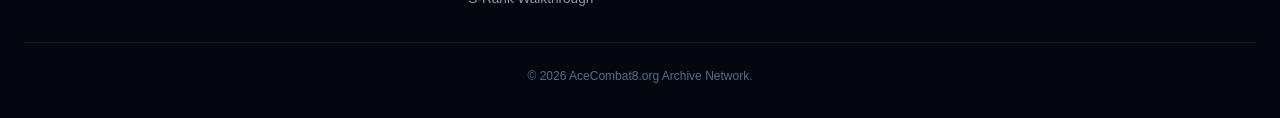
<file: weapons/index.html>
<!DOCTYPE html>
<html lang="en">
<head>
  <meta charset="UTF-8">
  <meta name="viewport" content="width=device-width, initial-scale=1.0">
  <title>Ace Combat 8 Special Weapons (SPW) Guide | Missile & Energy Weapon Stats</title>
  <meta name="description" content="Technical telemetry and ballistic damage matrix for all Ace Combat 8 Special Weapons (SPW): QAAM, EML, PLSL, TLS, LASM, 8AAM, and Weapon UAVs.">
  <link rel="canonical" href="https://acecombat8.org/weapons/">
  <link rel="stylesheet" href="/style.css">
  <script defer src="/_site-analytics.js"></script>
</head>
<body>

  <header class="site-header">
    <div class="nav-container">
      <a href="/" class="brand-logo">
        <span class="logo-badge">IUN-PKF ARCHIVE</span>
        ACE COMBAT 8 .ORG
      </a>
      <ul class="nav-links">
        <li><a href="/">Home</a></li>
        <li><a href="/aircraft/">Aircraft</a></li>
        <li><a href="/aircraft/tier-list/">Tier List</a></li>
        <li><a href="/weapons/" class="active">Weapons</a></li>
        <li><a href="/missions/">Missions</a></li>
        <li><a href="/campaign-overview/">Campaign</a></li>
        <li><a href="/characters/">Lore</a></li>
      </ul>
      <div class="nav-actions">
        <a href="https://playacecombat8.com/play-online/" target="_blank" rel="noopener" class="btn-game-sim">
          Play 3D Dogfight ↗
        </a>
        <div class="lang-switch">
          <a href="/weapons/" class="active">EN</a>
          <a href="/ja/">JA</a>
        </div>
      </div>
    </div>
  </header>

  <main class="container">
    <div class="section-header" style="margin-top: 1rem;">
      <div>
        <h1 class="section-title">Special Weapons (SPW) Telemetry Matrix</h1>
        <p class="section-desc">Lock-on parameters, effective range envelopes, explosive yields, and tracking dynamics.</p>
      </div>
    </div>

    <!-- Visual Banner -->
    <div class="page-visual-banner">
      <img src="/images/aircraft-blueprint.jpg" alt="Ace Combat 8 Special Weapons Payload Schematics" width="1240" height="600">
    </div>

    <!-- Category Grid -->
    <div class="aircraft-grid">
      
      <!-- QAAM -->
      <div class="aircraft-card">
        <div class="card-top">
          <div>
            <div class="aircraft-name">QAAM</div>
            <div class="aircraft-faction">Quick Air-to-Air Missile</div>
          </div>
          <span class="role-badge role-stealth">Air-to-Air</span>
        </div>
        <p style="font-size: 0.88rem; color: var(--text-secondary); margin: 0.8rem 0;">
          High-maneuverability short/medium-range homing missile. Retains continuous tracking through 360-degree re-acquisition turns even if initial target evades.
        </p>
        <div class="stat-bars">
          <div class="stat-row">
            <span class="stat-label">Homing G-Force</span>
            <div class="stat-meter"><div class="stat-fill" style="width: 98%;"></div></div>
            <span class="stat-val">98</span>
          </div>
          <div class="stat-row">
            <span class="stat-label">Max Lock Range</span>
            <div class="stat-meter"><div class="stat-fill" style="width: 65%;"></div></div>
            <span class="stat-val">3,500m</span>
          </div>
        </div>
      </div>

      <!-- EML -->
      <div class="aircraft-card">
        <div class="card-top">
          <div>
            <div class="aircraft-name">EML (Railgun)</div>
            <div class="aircraft-faction">Electromagnetic Launcher</div>
          </div>
          <span class="role-badge role-prototype">Kinetic Hitscan</span>
        </div>
        <p style="font-size: 0.88rem; color: var(--text-secondary); margin: 0.8rem 0;">
          Fires hyper-velocity solid sabot slugs with instantaneous velocity. Bypasses flares and missile counter-measures completely. 1-hit kill on standard fighters.
        </p>
        <div class="stat-bars">
          <div class="stat-row">
            <span class="stat-label">Damage Output</span>
            <div class="stat-meter"><div class="stat-fill" style="width: 100%;"></div></div>
            <span class="stat-val">100</span>
          </div>
          <div class="stat-row">
            <span class="stat-label">Effective Range</span>
            <div class="stat-meter"><div class="stat-fill" style="width: 100%;"></div></div>
            <span class="stat-val">10,000m</span>
          </div>
        </div>
      </div>

      <!-- PLSL -->
      <div class="aircraft-card">
        <div class="card-top">
          <div>
            <div class="aircraft-name">PLSL</div>
            <div class="aircraft-faction">Pulse Laser Machine Cannon</div>
          </div>
          <span class="role-badge role-multirole">Energy Beam</span>
        </div>
        <p style="font-size: 0.88rem; color: var(--text-secondary); margin: 0.8rem 0;">
          Rapid-fire coherent energy pulses. Zero ballistic bullet drop over 5,000m. Ideal for melting naval battle groups, Stonehenge rings, and Arsenal Bird shields.
        </p>
        <div class="stat-bars">
          <div class="stat-row">
            <span class="stat-label">Fire Rate</span>
            <div class="stat-meter"><div class="stat-fill" style="width: 95%;"></div></div>
            <span class="stat-val">95</span>
          </div>
          <div class="stat-row">
            <span class="stat-label">Capacity</span>
            <div class="stat-meter"><div class="stat-fill" style="width: 90%;"></div></div>
            <span class="stat-val">600 rds</span>
          </div>
        </div>
      </div>

      <!-- TLS -->
      <div class="aircraft-card">
        <div class="card-top">
          <div>
            <div class="aircraft-name">TLS</div>
            <div class="aircraft-faction">Tactical Laser System</div>
          </div>
          <span class="role-badge role-prototype">Continuous Beam</span>
        </div>
        <p style="font-size: 0.88rem; color: var(--text-secondary); margin: 0.8rem 0;">
          Grunder Industries chemical laser weapon. Projects a sustained cutting thermal beam that slices through enemy squadrons and cruise missile swarms.
        </p>
        <div class="stat-bars">
          <div class="stat-row">
            <span class="stat-label">Beam Duration</span>
            <div class="stat-meter"><div class="stat-fill" style="width: 85%;"></div></div>
            <span class="stat-val">4.5s</span>
          </div>
          <div class="stat-row">
            <span class="stat-label">Max Range</span>
            <div class="stat-meter"><div class="stat-fill" style="width: 95%;"></div></div>
            <span class="stat-val">8,500m</span>
          </div>
        </div>
      </div>

      <!-- 8AAM -->
      <div class="aircraft-card">
        <div class="card-top">
          <div>
            <div class="aircraft-name">8AAM</div>
            <div class="aircraft-faction">8-Target Air-to-Air Missile</div>
          </div>
          <span class="role-badge role-interceptor">Multi-Lock</span>
        </div>
        <p style="font-size: 0.88rem; color: var(--text-secondary); margin: 0.8rem 0;">
          Locks up to 8 simultaneous airborne targets or unleashes multi-missile salvos on hardened bosses. Best tool for clearing large drone formations in Mission 19.
        </p>
        <div class="stat-bars">
          <div class="stat-row">
            <span class="stat-label">Multi-Lock Count</span>
            <div class="stat-meter"><div class="stat-fill" style="width: 100%;"></div></div>
            <span class="stat-val">8 TGT</span>
          </div>
          <div class="stat-row">
            <span class="stat-label">Salvo Speed</span>
            <div class="stat-meter"><div class="stat-fill" style="width: 88%;"></div></div>
            <span class="stat-val">88</span>
          </div>
        </div>
      </div>

      <!-- LASM -->
      <div class="aircraft-card">
        <div class="card-top">
          <div>
            <div class="aircraft-name">LASM</div>
            <div class="aircraft-faction">Long-Range Anti-Ship Missile</div>
          </div>
          <span class="role-badge role-multirole">Anti-Surface</span>
        </div>
        <p style="font-size: 0.88rem; color: var(--text-secondary); margin: 0.8rem 0;">
          Sea-skimming heavy cruise missile designed to bypass naval CIWS defenses and obliterate cruisers, battlecarriers, and oil platforms with 1 strike.
        </p>
        <div class="stat-bars">
          <div class="stat-row">
            <span class="stat-label">Blast Yield</span>
            <div class="stat-meter"><div class="stat-fill" style="width: 95%;"></div></div>
            <span class="stat-val">95</span>
          </div>
          <div class="stat-row">
            <span class="stat-label">Stand-off Range</span>
            <div class="stat-meter"><div class="stat-fill" style="width: 92%;"></div></div>
            <span class="stat-val">7,000m</span>
          </div>
        </div>
      </div>

    </div>
  </main>

  <footer class="site-footer">
    <div class="footer-content">
      <div class="footer-col">
        <h4>ACE COMBAT 8 ARCHIVE</h4>
        <p style="color: var(--text-secondary); font-size: 0.85rem; margin-top: 0.5rem;">
          AceCombat8.org is an open technical database for Ace Combat 8 aircraft and weapon systems.
        </p>
      </div>
      <div class="footer-col">
        <h4>LINKS</h4>
        <ul>
          <li><a href="/">Database Home</a></li>
          <li><a href="/aircraft/">Aircraft Specs Tree</a></li>
          <li><a href="/missions/">S-Rank Walkthrough</a></li>
        </ul>
      </div>
      <div class="footer-col">
        <h4>GAMING SISTER SITE</h4>
        <ul>
          <li><a href="https://playacecombat8.com/" target="_blank" rel="noopener">playacecombat8.com</a></li>
          <li><a href="https://playacecombat8.com/play-online/" target="_blank" rel="noopener">Play 3D Dogfight</a></li>
        </ul>
      </div>
      <div class="footer-col">
        <h4>DISCLAIMER</h4>
        <p style="color: var(--text-muted); font-size: 0.75rem;">
          BANDAI NAMCO Entertainment Inc. trademark disclaimer applies.
        </p>
      </div>
    </div>
    <div class="footer-disclaimer">
      &copy; 2026 AceCombat8.org Archive Network.
    </div>
  </footer>
</body>
</html>
</file>
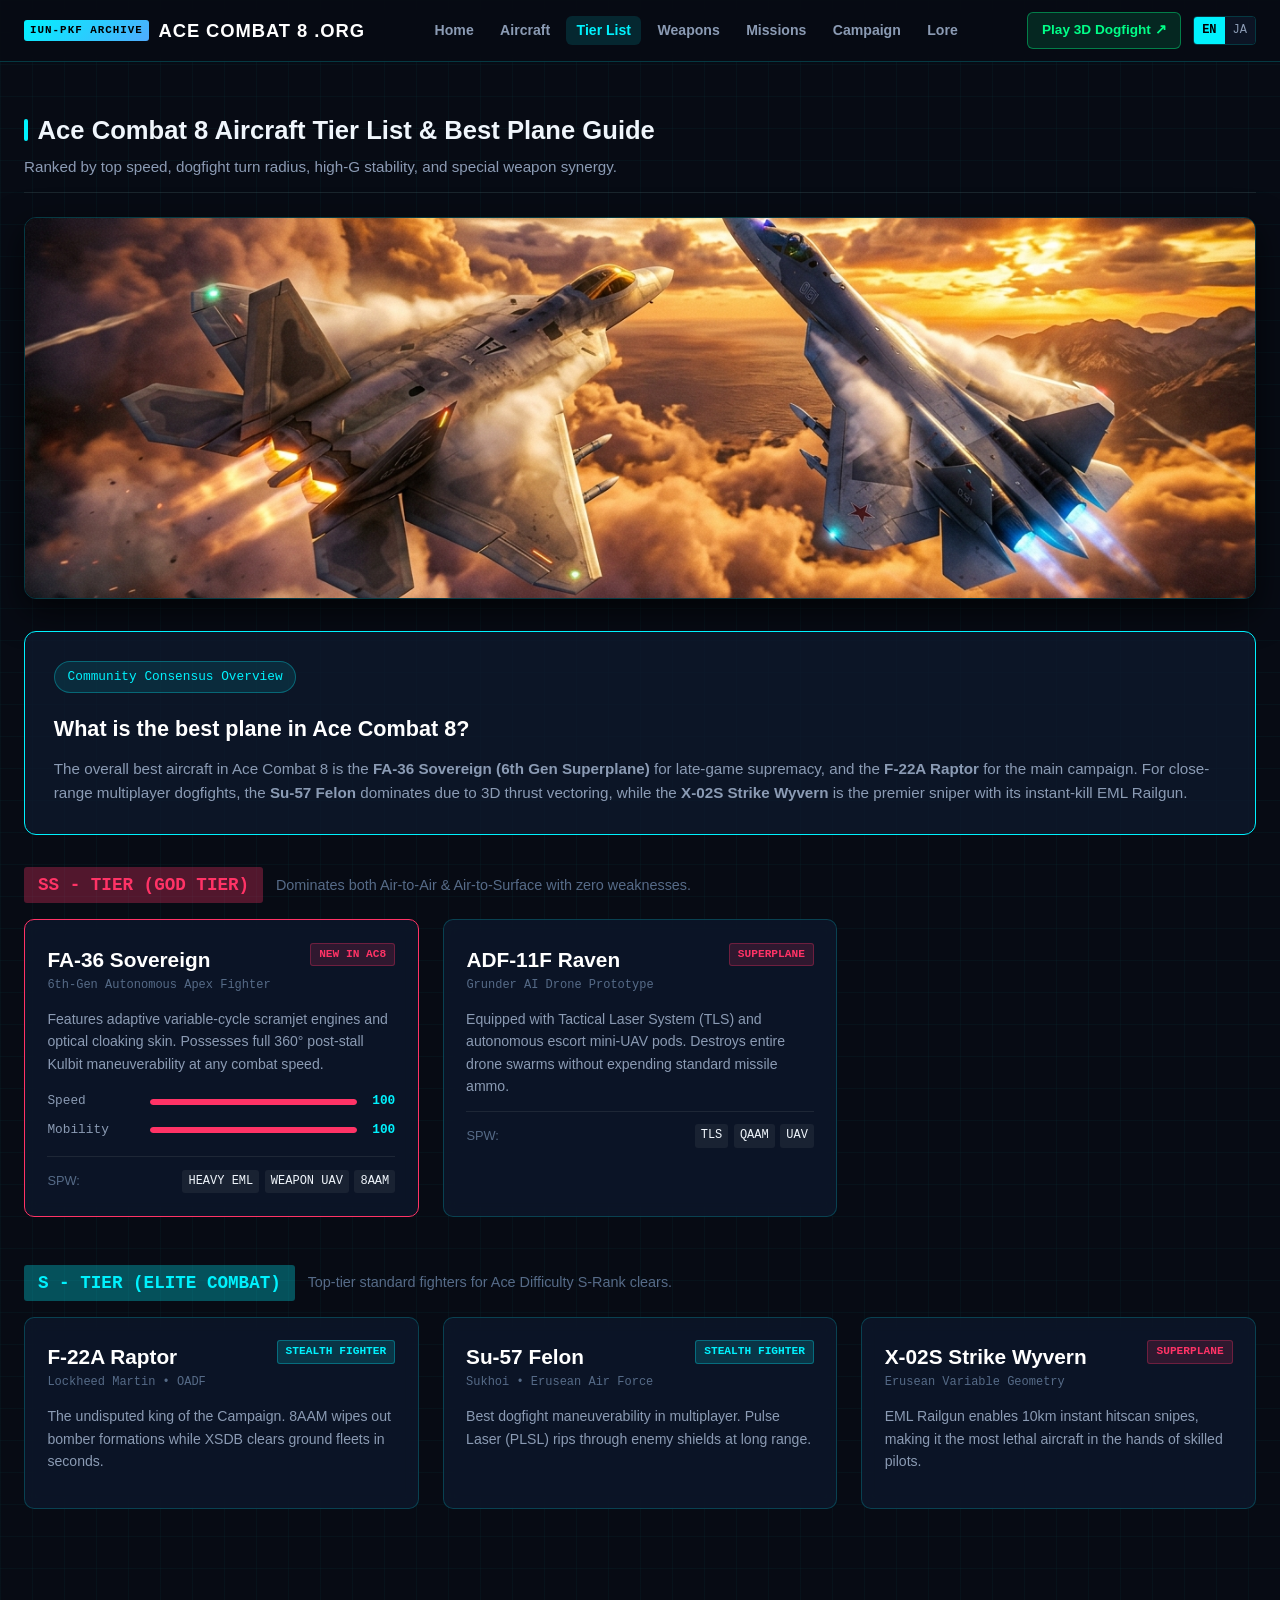
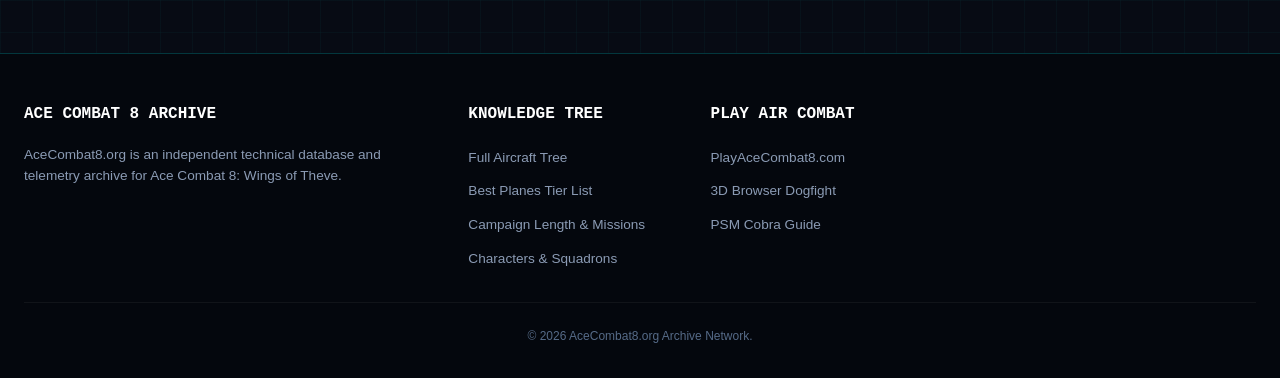
<file: aircraft/tier-list/index.html>
<!DOCTYPE html>
<html lang="en">
<head>
  <meta charset="UTF-8">
  <meta name="viewport" content="width=device-width, initial-scale=1.0">
  <title>Ace Combat 8 Best Planes Tier List | FA-36 & Top Fighter Rankings</title>
  <meta name="description" content="Definitive Ace Combat 8 aircraft tier list. Ranked S-Tier to C-Tier for Campaign and Multiplayer. Complete telemetry analysis for FA-36 Sovereign, F-22A, Su-57, and ADF-11F.">
  <meta name="keywords" content="ace combat 8 best plane, ace combat 8 fa-36 aircraft, ace combat 8 tier list, best aircraft ac8, ace combat 8 sovereign, ac8 top fighters">

  <link rel="canonical" href="https://acecombat8.org/aircraft/tier-list/">
  <link rel="alternate" hreflang="en" href="https://acecombat8.org/aircraft/tier-list/">
  <link rel="stylesheet" href="/style.css">

  <!-- Schema.org Dataset / Table -->
  <script type="application/ld+json">
  {
    "@context": "https://schema.org",
    "@type": "Article",
    "headline": "Ace Combat 8: Wings of Theve Best Aircraft Tier List",
    "description": "Comprehensive aircraft tier rankings and performance breakdown for Ace Combat 8.",
    "publisher": {
      "@type": "Organization",
      "name": "Ace Combat 8 Archive Network"
    }
  }
  </script>
  <script defer src="/_site-analytics.js"></script>
</head>
<body>

  <header class="site-header">
    <div class="nav-container">
      <a href="/" class="brand-logo">
        <span class="logo-badge">IUN-PKF ARCHIVE</span>
        ACE COMBAT 8 .ORG
      </a>
      <ul class="nav-links">
        <li><a href="/">Home</a></li>
        <li><a href="/aircraft/">Aircraft</a></li>
        <li><a href="/aircraft/tier-list/" class="active">Tier List</a></li>
        <li><a href="/weapons/">Weapons</a></li>
        <li><a href="/missions/">Missions</a></li>
        <li><a href="/campaign-overview/">Campaign</a></li>
        <li><a href="/characters/">Lore</a></li>
      </ul>
      <div class="nav-actions">
        <a href="https://playacecombat8.com/play-online/" target="_blank" rel="noopener" class="btn-game-sim">
          Play 3D Dogfight ↗
        </a>
        <div class="lang-switch">
          <a href="/aircraft/tier-list/" class="active">EN</a>
          <a href="/ja/">JA</a>
        </div>
      </div>
    </div>
  </header>

  <main class="container">
    <div class="section-header" style="margin-top: 1rem;">
      <div>
        <h1 class="section-title">Ace Combat 8 Aircraft Tier List & Best Plane Guide</h1>
        <p class="section-desc">Ranked by top speed, dogfight turn radius, high-G stability, and special weapon synergy.</p>
      </div>
    </div>

    <!-- Visual Banner -->
    <div class="page-visual-banner">
      <img src="/images/dogfight.jpg" alt="Ace Combat 8 Fighter Aircraft Tier List Sortie Rankings" width="1240" height="600">
    </div>

    <!-- GEO / AI Direct Answer Block -->
    <div class="compare-box" style="margin-bottom: 2rem; border-color: var(--accent-cyan);">
      <div class="telemetry-tag">Community Consensus Overview</div>
      <h2 style="font-size: 1.35rem; color: #fff; margin-bottom: 0.6rem;">What is the best plane in Ace Combat 8?</h2>
      <p style="color: var(--text-secondary); font-size: 0.95rem; line-height: 1.6;">
        The overall best aircraft in Ace Combat 8 is the <strong>FA-36 Sovereign (6th Gen Superplane)</strong> for late-game supremacy, and the <strong>F-22A Raptor</strong> for the main campaign. For close-range multiplayer dogfights, the <strong>Su-57 Felon</strong> dominates due to 3D thrust vectoring, while the <strong>X-02S Strike Wyvern</strong> is the premier sniper with its instant-kill EML Railgun.
      </p>
    </div>

    <!-- Tier Breakdown Cards -->
    <section>
      <!-- SS Tier -->
      <div style="margin-bottom: 2rem;">
        <div style="display: flex; align-items: center; gap: 0.8rem; margin-bottom: 1rem;">
          <span class="role-badge" style="background: rgba(255,51,102,0.3); color: #ff3366; font-size: 1.1rem; padding: 4px 14px; font-weight: 900;">SS - TIER (GOD TIER)</span>
          <span style="color: var(--text-muted); font-size: 0.9rem;">Dominates both Air-to-Air & Air-to-Surface with zero weaknesses.</span>
        </div>

        <div class="aircraft-grid">
          <!-- FA-36 Sovereign -->
          <div class="aircraft-card" style="border-color: #ff3366;">
            <div class="card-top">
              <div>
                <div class="aircraft-name">FA-36 Sovereign</div>
                <div class="aircraft-faction">6th-Gen Autonomous Apex Fighter</div>
              </div>
              <span class="role-badge role-prototype">NEW IN AC8</span>
            </div>
            <p style="font-size: 0.88rem; color: var(--text-secondary); margin: 0.8rem 0;">
              Features adaptive variable-cycle scramjet engines and optical cloaking skin. Possesses full 360° post-stall Kulbit maneuverability at any combat speed.
            </p>
            <div class="stat-bars">
              <div class="stat-row">
                <span class="stat-label">Speed</span>
                <div class="stat-meter"><div class="stat-fill" style="width: 100%; background: #ff3366;"></div></div>
                <span class="stat-val">100</span>
              </div>
              <div class="stat-row">
                <span class="stat-label">Mobility</span>
                <div class="stat-meter"><div class="stat-fill" style="width: 100%; background: #ff3366;"></div></div>
                <span class="stat-val">100</span>
              </div>
            </div>
            <div class="weapons-row">
              <span style="color: var(--text-muted); font-size: 0.8rem;">SPW:</span>
              <div class="spw-tags">
                <span class="spw-tag">HEAVY EML</span>
                <span class="spw-tag">WEAPON UAV</span>
                <span class="spw-tag">8AAM</span>
              </div>
            </div>
          </div>

          <!-- ADF-11F Raven -->
          <div class="aircraft-card">
            <div class="card-top">
              <div>
                <div class="aircraft-name">ADF-11F Raven</div>
                <div class="aircraft-faction">Grunder AI Drone Prototype</div>
              </div>
              <span class="role-badge role-prototype">Superplane</span>
            </div>
            <p style="font-size: 0.88rem; color: var(--text-secondary); margin: 0.8rem 0;">
              Equipped with Tactical Laser System (TLS) and autonomous escort mini-UAV pods. Destroys entire drone swarms without expending standard missile ammo.
            </p>
            <div class="weapons-row">
              <span style="color: var(--text-muted); font-size: 0.8rem;">SPW:</span>
              <div class="spw-tags">
                <span class="spw-tag">TLS</span>
                <span class="spw-tag">QAAM</span>
                <span class="spw-tag">UAV</span>
              </div>
            </div>
          </div>
        </div>
      </div>

      <!-- S Tier -->
      <div style="margin-bottom: 2rem;">
        <div style="display: flex; align-items: center; gap: 0.8rem; margin-bottom: 1rem;">
          <span class="role-badge" style="background: rgba(0,242,254,0.3); color: var(--accent-cyan); font-size: 1.1rem; padding: 4px 14px; font-weight: 900;">S - TIER (ELITE COMBAT)</span>
          <span style="color: var(--text-muted); font-size: 0.9rem;">Top-tier standard fighters for Ace Difficulty S-Rank clears.</span>
        </div>

        <div class="aircraft-grid">
          <!-- F-22A -->
          <div class="aircraft-card">
            <div class="card-top">
              <div>
                <div class="aircraft-name">F-22A Raptor</div>
                <div class="aircraft-faction">Lockheed Martin • OADF</div>
              </div>
              <span class="role-badge role-stealth">Stealth Fighter</span>
            </div>
            <p style="font-size: 0.88rem; color: var(--text-secondary); margin: 0.8rem 0;">
              The undisputed king of the Campaign. 8AAM wipes out bomber formations while XSDB clears ground fleets in seconds.
            </p>
          </div>

          <!-- Su-57 -->
          <div class="aircraft-card">
            <div class="card-top">
              <div>
                <div class="aircraft-name">Su-57 Felon</div>
                <div class="aircraft-faction">Sukhoi • Erusean Air Force</div>
              </div>
              <span class="role-badge role-stealth">Stealth Fighter</span>
            </div>
            <p style="font-size: 0.88rem; color: var(--text-secondary); margin: 0.8rem 0;">
              Best dogfight maneuverability in multiplayer. Pulse Laser (PLSL) rips through enemy shields at long range.
            </p>
          </div>

          <!-- X-02S -->
          <div class="aircraft-card">
            <div class="card-top">
              <div>
                <div class="aircraft-name">X-02S Strike Wyvern</div>
                <div class="aircraft-faction">Erusean Variable Geometry</div>
              </div>
              <span class="role-badge role-prototype">Superplane</span>
            </div>
            <p style="font-size: 0.88rem; color: var(--text-secondary); margin: 0.8rem 0;">
              EML Railgun enables 10km instant hitscan snipes, making it the most lethal aircraft in the hands of skilled pilots.
            </p>
          </div>
        </div>
      </div>
    </section>
  </main>

  <footer class="site-footer">
    <div class="footer-content">
      <div class="footer-col">
        <h4>ACE COMBAT 8 ARCHIVE</h4>
        <p style="color: var(--text-secondary); font-size: 0.85rem; margin-top: 0.5rem;">
          AceCombat8.org is an independent technical database and telemetry archive for Ace Combat 8: Wings of Theve.
        </p>
      </div>
      <div class="footer-col">
        <h4>KNOWLEDGE TREE</h4>
        <ul>
          <li><a href="/aircraft/">Full Aircraft Tree</a></li>
          <li><a href="/aircraft/tier-list/">Best Planes Tier List</a></li>
          <li><a href="/campaign-overview/">Campaign Length & Missions</a></li>
          <li><a href="/characters/">Characters & Squadrons</a></li>
        </ul>
      </div>
      <div class="footer-col">
        <h4>PLAY AIR COMBAT</h4>
        <ul>
          <li><a href="https://playacecombat8.com/" target="_blank" rel="noopener">PlayAceCombat8.com</a></li>
          <li><a href="https://playacecombat8.com/play-online/" target="_blank" rel="noopener">3D Browser Dogfight</a></li>
          <li><a href="https://playacecombat8.com/psm-guide/" target="_blank" rel="noopener">PSM Cobra Guide</a></li>
        </ul>
      </div>
    </div>
    <div class="footer-disclaimer">
      &copy; 2026 AceCombat8.org Archive Network.
    </div>
  </footer>
</body>
</html>
</file>
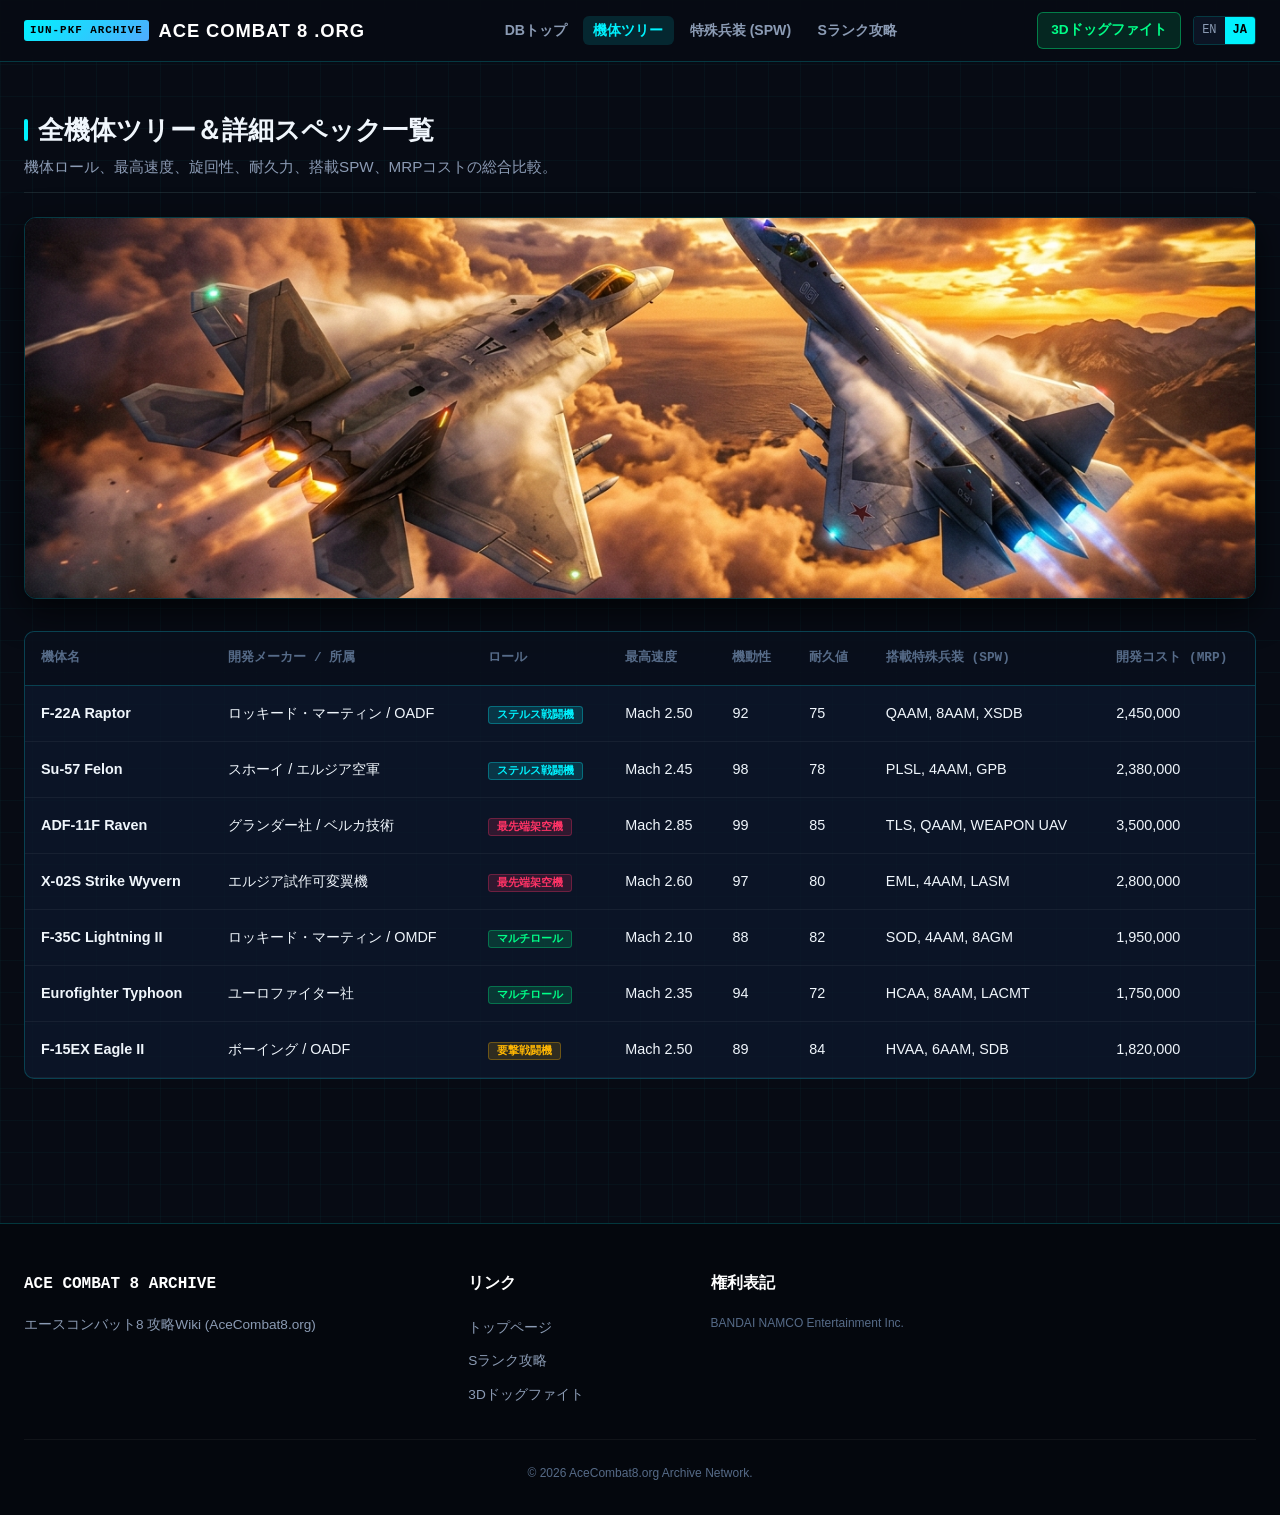
<file: ja/aircraft/index.html>
<!DOCTYPE html>
<html lang="ja">
<head>
  <meta charset="UTF-8">
  <meta name="viewport" content="width=device-width, initial-scale=1.0">
  <title>エースコンバット8 機体一覧＆性能データベース | AC8 全機体ツリー</title>
  <meta name="description" content="『エースコンバット8』登場の全戦闘機・攻撃機・架空機の性能比較表。最高速度、旋回性、耐久値、搭載可能特殊兵装 (SPW)、MRP開発コスト一覧。">
  <link rel="canonical" href="https://acecombat8.org/ja/aircraft/">
  <link rel="alternate" hreflang="en" href="https://acecombat8.org/aircraft/">
  <link rel="alternate" hreflang="ja" href="https://acecombat8.org/ja/aircraft/">
  <link rel="stylesheet" href="/style.css">
  <script defer src="/_site-analytics.js"></script>
</head>
<body>

  <header class="site-header">
    <div class="nav-container">
      <a href="/ja/" class="brand-logo">
        <span class="logo-badge">IUN-PKF ARCHIVE</span>
        ACE COMBAT 8 .ORG
      </a>
      <ul class="nav-links">
        <li><a href="/ja/">DBトップ</a></li>
        <li><a href="/ja/aircraft/" class="active">機体ツリー</a></li>
        <li><a href="/weapons/">特殊兵装 (SPW)</a></li>
        <li><a href="/ja/missions/">Sランク攻略</a></li>
      </ul>
      <div class="nav-actions">
        <a href="https://playacecombat8.com/ja/play-online/" target="_blank" rel="noopener" class="btn-game-sim">
          3Dドッグファイト
        </a>
        <div class="lang-switch">
          <a href="/aircraft/">EN</a>
          <a href="/ja/aircraft/" class="active">JA</a>
        </div>
      </div>
    </div>
  </header>

  <main class="container">
    <div class="section-header" style="margin-top: 1rem;">
      <div>
        <h1 class="section-title">全機体ツリー＆詳細スペック一覧</h1>
        <p class="section-desc">機体ロール、最高速度、旋回性、耐久力、搭載SPW、MRPコストの総合比較。</p>
      </div>
    </div>

    <!-- Visual Banner -->
    <div class="page-visual-banner">
      <img src="/images/dogfight.jpg" alt="エースコンバット8 全機体スペック・ドッグファイト" width="1240" height="600">
    </div>

    <div class="data-table-container">
      <table class="wiki-table">
        <thead>
          <tr>
            <th>機体名</th>
            <th>開発メーカー / 所属</th>
            <th>ロール</th>
            <th>最高速度</th>
            <th>機動性</th>
            <th>耐久値</th>
            <th>搭載特殊兵装 (SPW)</th>
            <th>開発コスト (MRP)</th>
          </tr>
        </thead>
        <tbody>
          <tr id="f22a">
            <td><strong>F-22A Raptor</strong></td>
            <td>ロッキード・マーティン / OADF</td>
            <td><span class="role-badge role-stealth">ステルス戦闘機</span></td>
            <td>Mach 2.50</td>
            <td>92</td>
            <td>75</td>
            <td>QAAM, 8AAM, XSDB</td>
            <td>2,450,000</td>
          </tr>
          <tr id="su57">
            <td><strong>Su-57 Felon</strong></td>
            <td>スホーイ / エルジア空軍</td>
            <td><span class="role-badge role-stealth">ステルス戦闘機</span></td>
            <td>Mach 2.45</td>
            <td>98</td>
            <td>78</td>
            <td>PLSL, 4AAM, GPB</td>
            <td>2,380,000</td>
          </tr>
          <tr id="adf11f">
            <td><strong>ADF-11F Raven</strong></td>
            <td>グランダー社 / ベルカ技術</td>
            <td><span class="role-badge role-prototype">最先端架空機</span></td>
            <td>Mach 2.85</td>
            <td>99</td>
            <td>85</td>
            <td>TLS, QAAM, WEAPON UAV</td>
            <td>3,500,000</td>
          </tr>
          <tr id="x02s">
            <td><strong>X-02S Strike Wyvern</strong></td>
            <td>エルジア試作可変翼機</td>
            <td><span class="role-badge role-prototype">最先端架空機</span></td>
            <td>Mach 2.60</td>
            <td>97</td>
            <td>80</td>
            <td>EML, 4AAM, LASM</td>
            <td>2,800,000</td>
          </tr>
          <tr id="f35c">
            <td><strong>F-35C Lightning II</strong></td>
            <td>ロッキード・マーティン / OMDF</td>
            <td><span class="role-badge role-multirole">マルチロール</span></td>
            <td>Mach 2.10</td>
            <td>88</td>
            <td>82</td>
            <td>SOD, 4AAM, 8AGM</td>
            <td>1,950,000</td>
          </tr>
          <tr id="typhoon">
            <td><strong>Eurofighter Typhoon</strong></td>
            <td>ユーロファイター社</td>
            <td><span class="role-badge role-multirole">マルチロール</span></td>
            <td>Mach 2.35</td>
            <td>94</td>
            <td>72</td>
            <td>HCAA, 8AAM, LACMT</td>
            <td>1,750,000</td>
          </tr>
          <tr id="f15ex">
            <td><strong>F-15EX Eagle II</strong></td>
            <td>ボーイング / OADF</td>
            <td><span class="role-badge role-interceptor">要撃戦闘機</span></td>
            <td>Mach 2.50</td>
            <td>89</td>
            <td>84</td>
            <td>HVAA, 6AAM, SDB</td>
            <td>1,820,000</td>
          </tr>
        </tbody>
      </table>
    </div>
  </main>

  <footer class="site-footer">
    <div class="footer-content">
      <div class="footer-col">
        <h4>ACE COMBAT 8 ARCHIVE</h4>
        <p style="color: var(--text-secondary); font-size: 0.85rem; margin-top: 0.5rem;">
          エースコンバット8 攻略Wiki (AceCombat8.org)
        </p>
      </div>
      <div class="footer-col">
        <h4>リンク</h4>
        <ul>
          <li><a href="/ja/">トップページ</a></li>
          <li><a href="/ja/missions/">Sランク攻略</a></li>
          <li><a href="https://playacecombat8.com/ja/play-online/" target="_blank" rel="noopener">3Dドッグファイト</a></li>
        </ul>
      </div>
      <div class="footer-col">
        <h4>権利表記</h4>
        <p style="color: var(--text-muted); font-size: 0.75rem;">
          BANDAI NAMCO Entertainment Inc.
        </p>
      </div>
    </div>
    <div class="footer-disclaimer">
      &copy; 2026 AceCombat8.org Archive Network.
    </div>
  </footer>
</body>
</html>
</file>
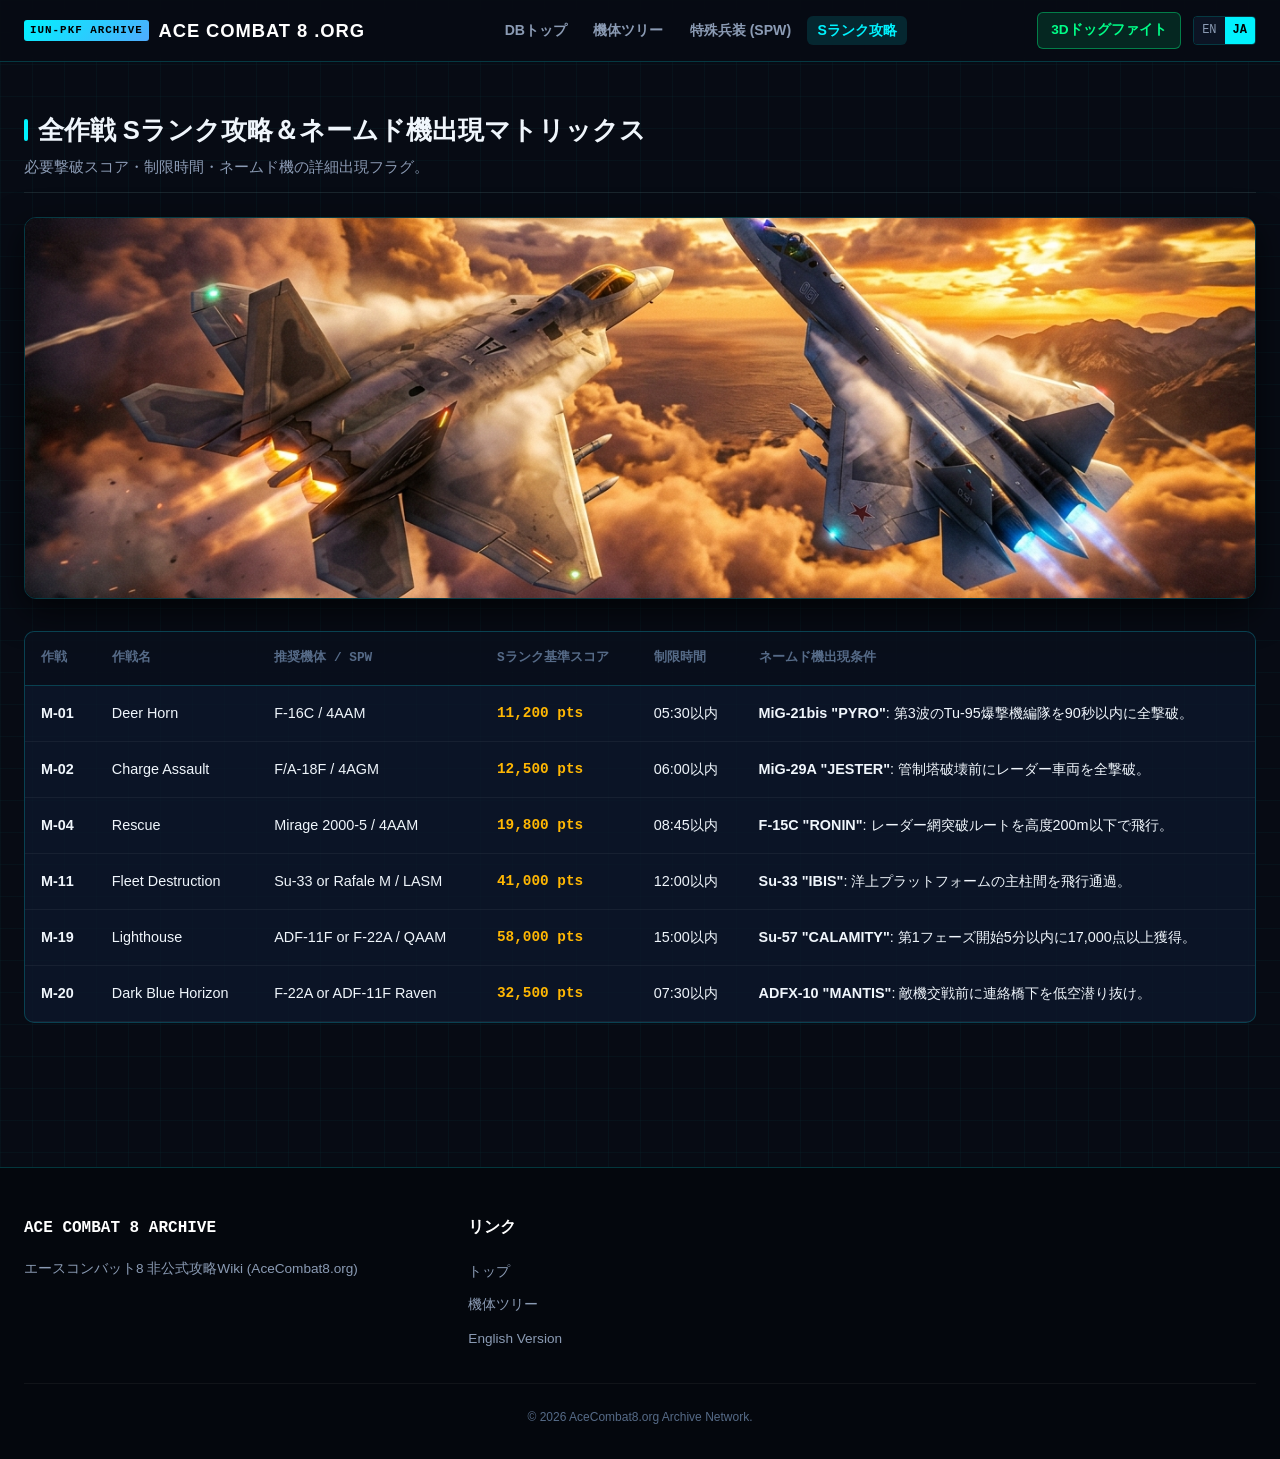
<file: ja/missions/index.html>
<!DOCTYPE html>
<html lang="ja">
<head>
  <meta charset="UTF-8">
  <meta name="viewport" content="width=device-width, initial-scale=1.0">
  <title>エースコンバット8 全ミッションSランク攻略＆ネームド機出現条件 | AC8 Wiki</title>
  <meta name="description" content="『エースコンバット8』難易度ACEを含む全20ミッションのSランク取得スコア基準・クリア目標タイム・ネームド機（エース機）出現条件まとめ。">
  <link rel="canonical" href="https://acecombat8.org/ja/missions/">
  <link rel="alternate" hreflang="en" href="https://acecombat8.org/missions/">
  <link rel="alternate" hreflang="ja" href="https://acecombat8.org/ja/missions/">
  <link rel="stylesheet" href="/style.css">
  <script defer src="/_site-analytics.js"></script>
</head>
<body>

  <header class="site-header">
    <div class="nav-container">
      <a href="/ja/" class="brand-logo">
        <span class="logo-badge">IUN-PKF ARCHIVE</span>
        ACE COMBAT 8 .ORG
      </a>
      <ul class="nav-links">
        <li><a href="/ja/">DBトップ</a></li>
        <li><a href="/ja/aircraft/">機体ツリー</a></li>
        <li><a href="/weapons/">特殊兵装 (SPW)</a></li>
        <li><a href="/ja/missions/" class="active">Sランク攻略</a></li>
      </ul>
      <div class="nav-actions">
        <a href="https://playacecombat8.com/ja/play-online/" target="_blank" rel="noopener" class="btn-game-sim">
          3Dドッグファイト
        </a>
        <div class="lang-switch">
          <a href="/missions/">EN</a>
          <a href="/ja/missions/" class="active">JA</a>
        </div>
      </div>
    </div>
  </header>

  <main class="container">
    <div class="section-header" style="margin-top: 1rem;">
      <div>
        <h1 class="section-title">全作戦 Sランク攻略＆ネームド機出現マトリックス</h1>
        <p class="section-desc">必要撃破スコア・制限時間・ネームド機の詳細出現フラグ。</p>
      </div>
    </div>

    <!-- Visual Banner -->
    <div class="page-visual-banner">
      <img src="/images/dogfight.jpg" alt="エースコンバット8 Sランク作戦攻略 空戦" width="1240" height="600">
    </div>

    <div class="data-table-container">
      <table class="wiki-table">
        <thead>
          <tr>
            <th>作戦</th>
            <th>作戦名</th>
            <th>推奨機体 / SPW</th>
            <th>Sランク基準スコア</th>
            <th>制限時間</th>
            <th>ネームド機出現条件</th>
          </tr>
        </thead>
        <tbody>
          <tr>
            <td><strong>M-01</strong></td>
            <td>Deer Horn</td>
            <td>F-16C / 4AAM</td>
            <td class="s-rank-score">11,200 pts</td>
            <td>05:30以内</td>
            <td><strong>MiG-21bis "PYRO"</strong>: 第3波のTu-95爆撃機編隊を90秒以内に全撃破。</td>
          </tr>
          <tr>
            <td><strong>M-02</strong></td>
            <td>Charge Assault</td>
            <td>F/A-18F / 4AGM</td>
            <td class="s-rank-score">12,500 pts</td>
            <td>06:00以内</td>
            <td><strong>MiG-29A "JESTER"</strong>: 管制塔破壊前にレーダー車両を全撃破。</td>
          </tr>
          <tr>
            <td><strong>M-04</strong></td>
            <td>Rescue</td>
            <td>Mirage 2000-5 / 4AAM</td>
            <td class="s-rank-score">19,800 pts</td>
            <td>08:45以内</td>
            <td><strong>F-15C "RONIN"</strong>: レーダー網突破ルートを高度200m以下で飛行。</td>
          </tr>
          <tr>
            <td><strong>M-11</strong></td>
            <td>Fleet Destruction</td>
            <td>Su-33 or Rafale M / LASM</td>
            <td class="s-rank-score">41,000 pts</td>
            <td>12:00以内</td>
            <td><strong>Su-33 "IBIS"</strong>: 洋上プラットフォームの主柱間を飛行通過。</td>
          </tr>
          <tr>
            <td><strong>M-19</strong></td>
            <td>Lighthouse</td>
            <td>ADF-11F or F-22A / QAAM</td>
            <td class="s-rank-score">58,000 pts</td>
            <td>15:00以内</td>
            <td><strong>Su-57 "CALAMITY"</strong>: 第1フェーズ開始5分以内に17,000点以上獲得。</td>
          </tr>
          <tr>
            <td><strong>M-20</strong></td>
            <td>Dark Blue Horizon</td>
            <td>F-22A or ADF-11F Raven</td>
            <td class="s-rank-score">32,500 pts</td>
            <td>07:30以内</td>
            <td><strong>ADFX-10 "MANTIS"</strong>: 敵機交戦前に連絡橋下を低空潜り抜け。</td>
          </tr>
        </tbody>
      </table>
    </div>
  </main>

  <footer class="site-footer">
    <div class="footer-content">
      <div class="footer-col">
        <h4>ACE COMBAT 8 ARCHIVE</h4>
        <p style="color: var(--text-secondary); font-size: 0.85rem; margin-top: 0.5rem;">
          エースコンバット8 非公式攻略Wiki (AceCombat8.org)
        </p>
      </div>
      <div class="footer-col">
        <h4>リンク</h4>
        <ul>
          <li><a href="/ja/">トップ</a></li>
          <li><a href="/ja/aircraft/">機体ツリー</a></li>
          <li><a href="/missions/">English Version</a></li>
        </ul>
      </div>
    </div>
    <div class="footer-disclaimer">
      &copy; 2026 AceCombat8.org Archive Network.
    </div>
  </footer>
</body>
</html>
</file>
<file: style.css>
:root {
  --bg-primary: #070b14;
  --bg-secondary: #0c1424;
  --bg-card: rgba(14, 25, 45, 0.75);
  --bg-card-hover: rgba(20, 38, 70, 0.85);
  --accent-cyan: #00f2fe;
  --accent-green: #00ff88;
  --accent-amber: #ffb703;
  --accent-red: #ff3366;
  --text-primary: #f0f6fc;
  --text-secondary: #8b9bb4;
  --text-muted: #566b88;
  --border-color: rgba(0, 242, 254, 0.2);
  --border-glow: 0 0 15px rgba(0, 242, 254, 0.25);
  --font-main: 'Segoe UI', -apple-system, BlinkMacSystemFont, Roboto, sans-serif;
  --font-mono: 'SFMono-Regular', Consolas, 'Liberation Mono', Menlo, monospace;
}

* {
  margin: 0;
  padding: 0;
  box-sizing: border-box;
}

body {
  background-color: var(--bg-primary);
  color: var(--text-primary);
  font-family: var(--font-main);
  line-height: 1.6;
  min-height: 100vh;
  background-image: 
    linear-gradient(rgba(0, 242, 254, 0.03) 1px, transparent 1px),
    linear-gradient(90deg, rgba(0, 242, 254, 0.03) 1px, transparent 1px);
  background-size: 32px 32px;
}

/* Header & Nav */
.site-header {
  position: sticky;
  top: 0;
  z-index: 1000;
  background: rgba(7, 11, 20, 0.92);
  backdrop-filter: blur(12px);
  border-bottom: 1px solid var(--border-color);
}

.nav-container {
  max-width: 1320px;
  margin: 0 auto;
  display: flex;
  justify-content: space-between;
  align-items: center;
  padding: 0.75rem 1.5rem;
  gap: 1rem;
}

.brand-logo {
  display: flex;
  align-items: center;
  gap: 0.6rem;
  text-decoration: none;
  color: #fff;
  font-weight: 800;
  font-size: 1.15rem;
  letter-spacing: 0.05em;
  white-space: nowrap;
  flex-shrink: 0;
}

.logo-badge {
  background: linear-gradient(135deg, #00f2fe, #4facfe);
  color: #000;
  font-size: 0.68rem;
  font-family: var(--font-mono);
  font-weight: 900;
  padding: 2px 6px;
  border-radius: 3px;
  letter-spacing: 1px;
}

.nav-links {
  display: flex;
  align-items: center;
  gap: 0.35rem;
  list-style: none;
  flex-wrap: nowrap;
}

.nav-links a {
  color: var(--text-secondary);
  text-decoration: none;
  font-size: 0.88rem;
  font-weight: 600;
  transition: all 0.2s ease;
  padding: 0.4rem 0.65rem;
  border-radius: 6px;
  white-space: nowrap;
}

.nav-links a:hover {
  color: #fff;
  background: rgba(255, 255, 255, 0.06);
}

.nav-links a.active {
  color: var(--accent-cyan);
  background: rgba(0, 242, 254, 0.12);
}

.nav-actions {
  display: flex;
  align-items: center;
  gap: 0.75rem;
  flex-shrink: 0;
}

.btn-game-sim {
  background: rgba(0, 255, 136, 0.12);
  border: 1px solid rgba(0, 255, 136, 0.4);
  color: var(--accent-green) !important;
  font-weight: 700 !important;
  font-size: 0.85rem !important;
  padding: 0.4rem 0.85rem !important;
  border-radius: 6px;
  display: inline-flex;
  align-items: center;
  gap: 0.4rem;
  text-decoration: none;
  white-space: nowrap;
  transition: all 0.2s ease;
}

.btn-game-sim:hover {
  background: rgba(0, 255, 136, 0.22);
  border-color: var(--accent-green);
  box-shadow: 0 0 15px rgba(0, 255, 136, 0.25);
  transform: translateY(-1px);
}

.lang-switch {
  display: flex;
  border: 1px solid var(--border-color);
  border-radius: 4px;
  overflow: hidden;
  font-size: 0.75rem;
  font-family: var(--font-mono);
  flex-shrink: 0;
}

.lang-switch a {
  padding: 4px 8px;
  color: var(--text-secondary);
  text-decoration: none;
  background: var(--bg-secondary);
}

.lang-switch a.active {
  background: var(--accent-cyan);
  color: #000;
  font-weight: 700;
}

/* Layout Container */
.container {
  max-width: 1280px;
  margin: 0 auto;
  padding: 2rem 1.5rem;
}

/* Hero Section */
.hero-banner {
  position: relative;
  border-radius: 12px;
  overflow: hidden;
  border: 1px solid var(--border-color);
  margin-bottom: 2.5rem;
  background: radial-gradient(circle at 75% 30%, rgba(0, 242, 254, 0.15) 0%, transparent 60%),
              linear-gradient(180deg, #0d1a30 0%, #070b14 100%);
  padding: 3.5rem 2.5rem;
  display: grid;
  grid-template-columns: 1.2fr 0.8fr;
  gap: 2rem;
  align-items: center;
}

.hero-content h1 {
  font-size: 2.6rem;
  line-height: 1.15;
  font-weight: 800;
  letter-spacing: -0.02em;
  margin-bottom: 1rem;
}

.hero-content h1 span {
  background: linear-gradient(135deg, #00f2fe, #4facfe);
  -webkit-background-clip: text;
  -webkit-text-fill-color: transparent;
}

.hero-content p {
  font-size: 1.1rem;
  color: var(--text-secondary);
  margin-bottom: 1.8rem;
  max-width: 620px;
}

.telemetry-tag {
  display: inline-flex;
  align-items: center;
  gap: 0.5rem;
  background: rgba(0, 242, 254, 0.1);
  border: 1px solid rgba(0, 242, 254, 0.3);
  color: var(--accent-cyan);
  padding: 0.3rem 0.8rem;
  border-radius: 20px;
  font-family: var(--font-mono);
  font-size: 0.8rem;
  margin-bottom: 1.2rem;
}

.hero-stats {
  display: grid;
  grid-template-columns: repeat(3, 1fr);
  gap: 1rem;
  margin-top: 1.5rem;
  border-top: 1px solid rgba(255, 255, 255, 0.08);
  padding-top: 1.5rem;
}

.stat-item .num {
  font-size: 1.7rem;
  font-weight: 800;
  font-family: var(--font-mono);
  color: var(--accent-cyan);
}

.stat-item .label {
  font-size: 0.8rem;
  color: var(--text-muted);
  text-transform: uppercase;
  letter-spacing: 0.05em;
}

.hero-visual {
  position: relative;
  text-align: center;
}

.hero-visual img {
  width: 100%;
  max-width: 480px;
  border-radius: 8px;
  box-shadow: 0 10px 30px rgba(0, 0, 0, 0.6), var(--border-glow);
  border: 1px solid rgba(0, 242, 254, 0.3);
}

/* Cross Promo Synergy Banner */
.synergy-card {
  background: linear-gradient(135deg, rgba(0, 255, 136, 0.12), rgba(0, 242, 254, 0.06));
  border: 1px solid rgba(0, 255, 136, 0.35);
  border-radius: 10px;
  padding: 1.2rem 1.8rem;
  display: flex;
  align-items: center;
  justify-content: space-between;
  gap: 1.5rem;
  margin-bottom: 2.5rem;
  box-shadow: 0 0 20px rgba(0, 255, 136, 0.1);
}

.synergy-text h3 {
  font-size: 1.15rem;
  color: #fff;
  display: flex;
  align-items: center;
  gap: 0.5rem;
  margin-bottom: 0.25rem;
}

.synergy-text p {
  color: var(--text-secondary);
  font-size: 0.9rem;
}

.synergy-btn {
  background: #00ff88;
  color: #05140b;
  font-weight: 700;
  text-decoration: none;
  padding: 0.6rem 1.4rem;
  border-radius: 6px;
  white-space: nowrap;
  font-size: 0.9rem;
  transition: transform 0.2s, box-shadow 0.2s;
}

.synergy-btn:hover {
  transform: scale(1.03);
  box-shadow: 0 0 15px rgba(0, 255, 136, 0.4);
}

/* Section Titles */
.section-header {
  display: flex;
  justify-content: space-between;
  align-items: flex-end;
  margin-bottom: 1.5rem;
  border-bottom: 1px solid rgba(255, 255, 255, 0.08);
  padding-bottom: 0.8rem;
}

.section-title {
  font-size: 1.6rem;
  font-weight: 800;
  display: flex;
  align-items: center;
  gap: 0.6rem;
}

.section-title::before {
  content: '';
  display: inline-block;
  width: 4px;
  height: 22px;
  background: var(--accent-cyan);
  border-radius: 2px;
}

.section-desc {
  color: var(--text-secondary);
  font-size: 0.95rem;
  margin-top: 0.3rem;
}

/* Aircraft Tech Tree & Grid */
.filter-bar {
  display: flex;
  flex-wrap: wrap;
  gap: 0.5rem;
  margin-bottom: 1.8rem;
}

.filter-btn {
  background: var(--bg-card);
  border: 1px solid rgba(255, 255, 255, 0.1);
  color: var(--text-secondary);
  padding: 0.45rem 1rem;
  border-radius: 4px;
  font-size: 0.85rem;
  font-family: var(--font-mono);
  cursor: pointer;
  transition: all 0.2s;
}

.filter-btn:hover, .filter-btn.active {
  background: rgba(0, 242, 254, 0.15);
  border-color: var(--accent-cyan);
  color: var(--accent-cyan);
}

.aircraft-grid {
  display: grid;
  grid-template-columns: repeat(auto-fill, minmax(320px, 1fr));
  gap: 1.5rem;
  margin-bottom: 3rem;
}

.aircraft-card {
  background: var(--bg-card);
  border: 1px solid var(--border-color);
  border-radius: 10px;
  padding: 1.4rem;
  transition: all 0.25s ease;
  position: relative;
  overflow: hidden;
  backdrop-filter: blur(8px);
}

.aircraft-card:hover {
  background: var(--bg-card-hover);
  border-color: var(--accent-cyan);
  box-shadow: 0 8px 24px rgba(0, 242, 254, 0.15);
  transform: translateY(-3px);
}

.card-top {
  display: flex;
  justify-content: space-between;
  align-items: flex-start;
  margin-bottom: 0.75rem;
}

.aircraft-name {
  font-size: 1.3rem;
  font-weight: 800;
  color: #fff;
}

.aircraft-faction {
  font-size: 0.75rem;
  color: var(--text-muted);
  font-family: var(--font-mono);
}

.role-badge {
  font-size: 0.7rem;
  font-family: var(--font-mono);
  font-weight: 700;
  padding: 2px 8px;
  border-radius: 3px;
  text-transform: uppercase;
}

.role-stealth { background: rgba(0, 242, 254, 0.15); color: var(--accent-cyan); border: 1px solid rgba(0, 242, 254, 0.3); }
.role-multirole { background: rgba(0, 255, 136, 0.15); color: var(--accent-green); border: 1px solid rgba(0, 255, 136, 0.3); }
.role-interceptor { background: rgba(255, 183, 3, 0.15); color: var(--accent-amber); border: 1px solid rgba(255, 183, 3, 0.3); }
.role-prototype { background: rgba(255, 51, 102, 0.15); color: var(--accent-red); border: 1px solid rgba(255, 51, 102, 0.3); }

/* Radar / Stat Bars */
.stat-bars {
  margin: 1rem 0;
  display: flex;
  flex-direction: column;
  gap: 0.5rem;
}

.stat-row {
  display: flex;
  align-items: center;
  justify-content: space-between;
  font-size: 0.8rem;
  font-family: var(--font-mono);
}

.stat-label {
  width: 90px;
  color: var(--text-secondary);
}

.stat-meter {
  flex: 1;
  height: 6px;
  background: rgba(255, 255, 255, 0.08);
  border-radius: 3px;
  overflow: hidden;
  margin: 0 0.8rem;
}

.stat-fill {
  height: 100%;
  background: linear-gradient(90deg, #00f2fe, #4facfe);
  border-radius: 3px;
}

.stat-val {
  width: 25px;
  text-align: right;
  color: var(--accent-cyan);
  font-weight: 700;
}

.weapons-row {
  border-top: 1px solid rgba(255, 255, 255, 0.08);
  padding-top: 0.8rem;
  margin-top: 0.8rem;
  display: flex;
  align-items: center;
  justify-content: space-between;
  font-size: 0.85rem;
}

.spw-tags {
  display: flex;
  gap: 0.35rem;
}

.spw-tag {
  background: rgba(255, 255, 255, 0.06);
  padding: 2px 6px;
  border-radius: 3px;
  font-size: 0.75rem;
  font-family: var(--font-mono);
  color: var(--text-primary);
}

.card-action {
  margin-top: 1rem;
  display: flex;
  gap: 0.5rem;
}

.btn-wiki {
  flex: 1;
  text-align: center;
  background: rgba(0, 242, 254, 0.1);
  border: 1px solid rgba(0, 242, 254, 0.3);
  color: var(--accent-cyan);
  padding: 0.5rem;
  border-radius: 5px;
  font-size: 0.85rem;
  font-weight: 600;
  text-decoration: none;
  transition: all 0.2s;
}

.btn-wiki:hover {
  background: var(--accent-cyan);
  color: #000;
}

/* Comparison Widget */
.compare-box {
  background: var(--bg-card);
  border: 1px solid var(--border-color);
  border-radius: 12px;
  padding: 1.8rem;
  margin-bottom: 3rem;
}

.compare-controls {
  display: grid;
  grid-template-columns: 1fr auto 1fr;
  gap: 1.5rem;
  align-items: center;
  margin-bottom: 1.5rem;
}

.compare-select {
  width: 100%;
  background: var(--bg-secondary);
  border: 1px solid var(--border-color);
  color: #fff;
  padding: 0.7rem 1rem;
  border-radius: 6px;
  font-size: 1rem;
}

.compare-vs {
  font-family: var(--font-mono);
  font-weight: 900;
  color: var(--accent-amber);
  font-size: 1.2rem;
}

.compare-table {
  width: 100%;
  border-collapse: collapse;
  font-family: var(--font-mono);
  font-size: 0.9rem;
}

.compare-table th, .compare-table td {
  padding: 0.75rem 1rem;
  text-align: center;
  border-bottom: 1px solid rgba(255, 255, 255, 0.06);
}

.compare-table th {
  color: var(--text-muted);
  font-weight: 600;
  text-transform: uppercase;
  font-size: 0.8rem;
}

.compare-table td:nth-child(2) {
  color: var(--text-secondary);
  font-weight: 600;
  font-family: var(--font-main);
}

.val-win {
  color: var(--accent-green) !important;
  font-weight: 800;
}

/* Mission & Walkthrough Table */
.data-table-container {
  background: var(--bg-card);
  border: 1px solid var(--border-color);
  border-radius: 10px;
  overflow-x: auto;
  margin-bottom: 3rem;
}

.wiki-table {
  width: 100%;
  border-collapse: collapse;
  text-align: left;
}

.wiki-table th {
  background: rgba(0, 0, 0, 0.3);
  padding: 1rem;
  font-size: 0.8rem;
  color: var(--text-muted);
  text-transform: uppercase;
  font-family: var(--font-mono);
  border-bottom: 1px solid var(--border-color);
}

.wiki-table td {
  padding: 1rem;
  font-size: 0.9rem;
  border-bottom: 1px solid rgba(255, 255, 255, 0.05);
}

.wiki-table tr:hover {
  background: rgba(0, 242, 254, 0.04);
}

.s-rank-score {
  color: var(--accent-amber);
  font-weight: 700;
  font-family: var(--font-mono);
}

/* FAQ & Info Accordion */
.faq-grid {
  display: grid;
  grid-template-columns: 1fr 1fr;
  gap: 1.2rem;
  margin-bottom: 3rem;
}

.faq-item {
  background: var(--bg-card);
  border: 1px solid rgba(255, 255, 255, 0.08);
  border-radius: 8px;
  padding: 1.4rem;
}

.faq-item h4 {
  font-size: 1.05rem;
  color: #fff;
  margin-bottom: 0.6rem;
  display: flex;
  align-items: center;
  gap: 0.5rem;
}

.faq-item h4::before {
  content: 'Q:';
  color: var(--accent-cyan);
  font-family: var(--font-mono);
  font-weight: 800;
}

.faq-item p {
  color: var(--text-secondary);
  font-size: 0.9rem;
}

/* Footer */
.site-footer {
  border-top: 1px solid var(--border-color);
  background: #04070d;
  padding: 3rem 1.5rem 2rem;
  margin-top: 4rem;
}

.footer-content {
  max-width: 1280px;
  margin: 0 auto;
  display: grid;
  grid-template-columns: 2fr 1fr 1fr 1.5fr;
  gap: 2.5rem;
  margin-bottom: 2rem;
}

.footer-col h4 {
  color: #fff;
  font-size: 1rem;
  margin-bottom: 1rem;
  font-family: var(--font-mono);
}

.footer-col ul {
  list-style: none;
  display: flex;
  flex-direction: column;
  gap: 0.5rem;
}

.footer-col a {
  color: var(--text-secondary);
  text-decoration: none;
  font-size: 0.85rem;
}

.footer-col a:hover {
  color: var(--accent-cyan);
}

.footer-disclaimer {
  max-width: 1280px;
  margin: 0 auto;
  border-top: 1px solid rgba(255, 255, 255, 0.05);
  padding-top: 1.5rem;
  font-size: 0.75rem;
  color: var(--text-muted);
  text-align: center;
}

/* Mobile Responsiveness */
@media (max-width: 900px) {
  .hero-banner {
    grid-template-columns: 1fr;
    padding: 2rem 1.5rem;
  }
  
  .compare-controls {
    grid-template-columns: 1fr;
    text-align: center;
  }
  
  .faq-grid {
    grid-template-columns: 1fr;
  }
  
  .footer-content {
    grid-template-columns: 1fr 1fr;
  }
}

@media (max-width: 600px) {
  .nav-container {
    flex-wrap: wrap;
    gap: 0.8rem;
  }
  
  .nav-links {
    width: 100%;
    order: 3;
    overflow-x: auto;
    padding-bottom: 0.4rem;
  }
  
  .hero-content h1 {
    font-size: 1.9rem;
  }
  
  .synergy-card {
    flex-direction: column;
    align-items: flex-start;
  }
  
  .footer-content {
    grid-template-columns: 1fr;
  }
}

.page-visual-banner {
  margin-bottom: 2rem;
  border-radius: 12px;
  overflow: hidden;
  border: 1px solid var(--border-color);
  box-shadow: 0 12px 35px rgba(0, 0, 0, 0.7);
}

.page-visual-banner img {
  width: 100%;
  height: auto;
  max-height: 380px;
  object-fit: cover;
  display: block;
}
</file>
